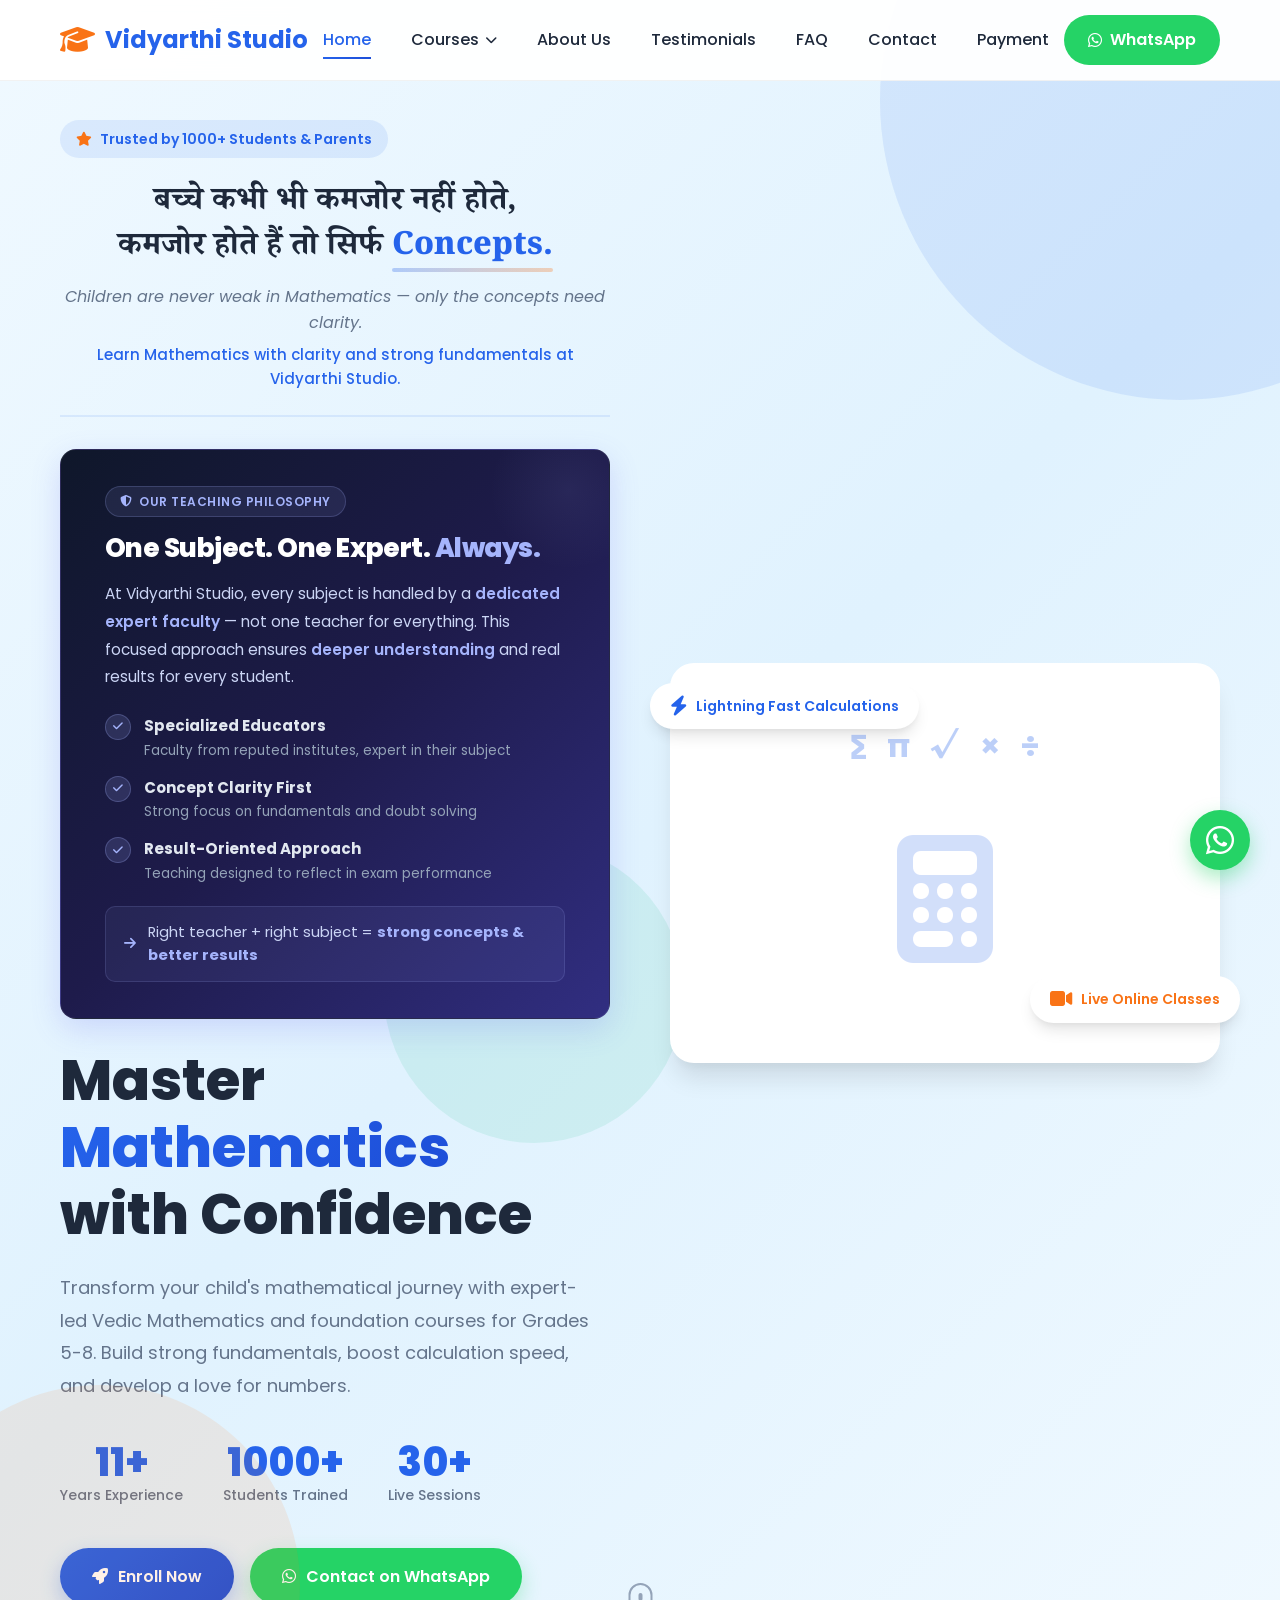
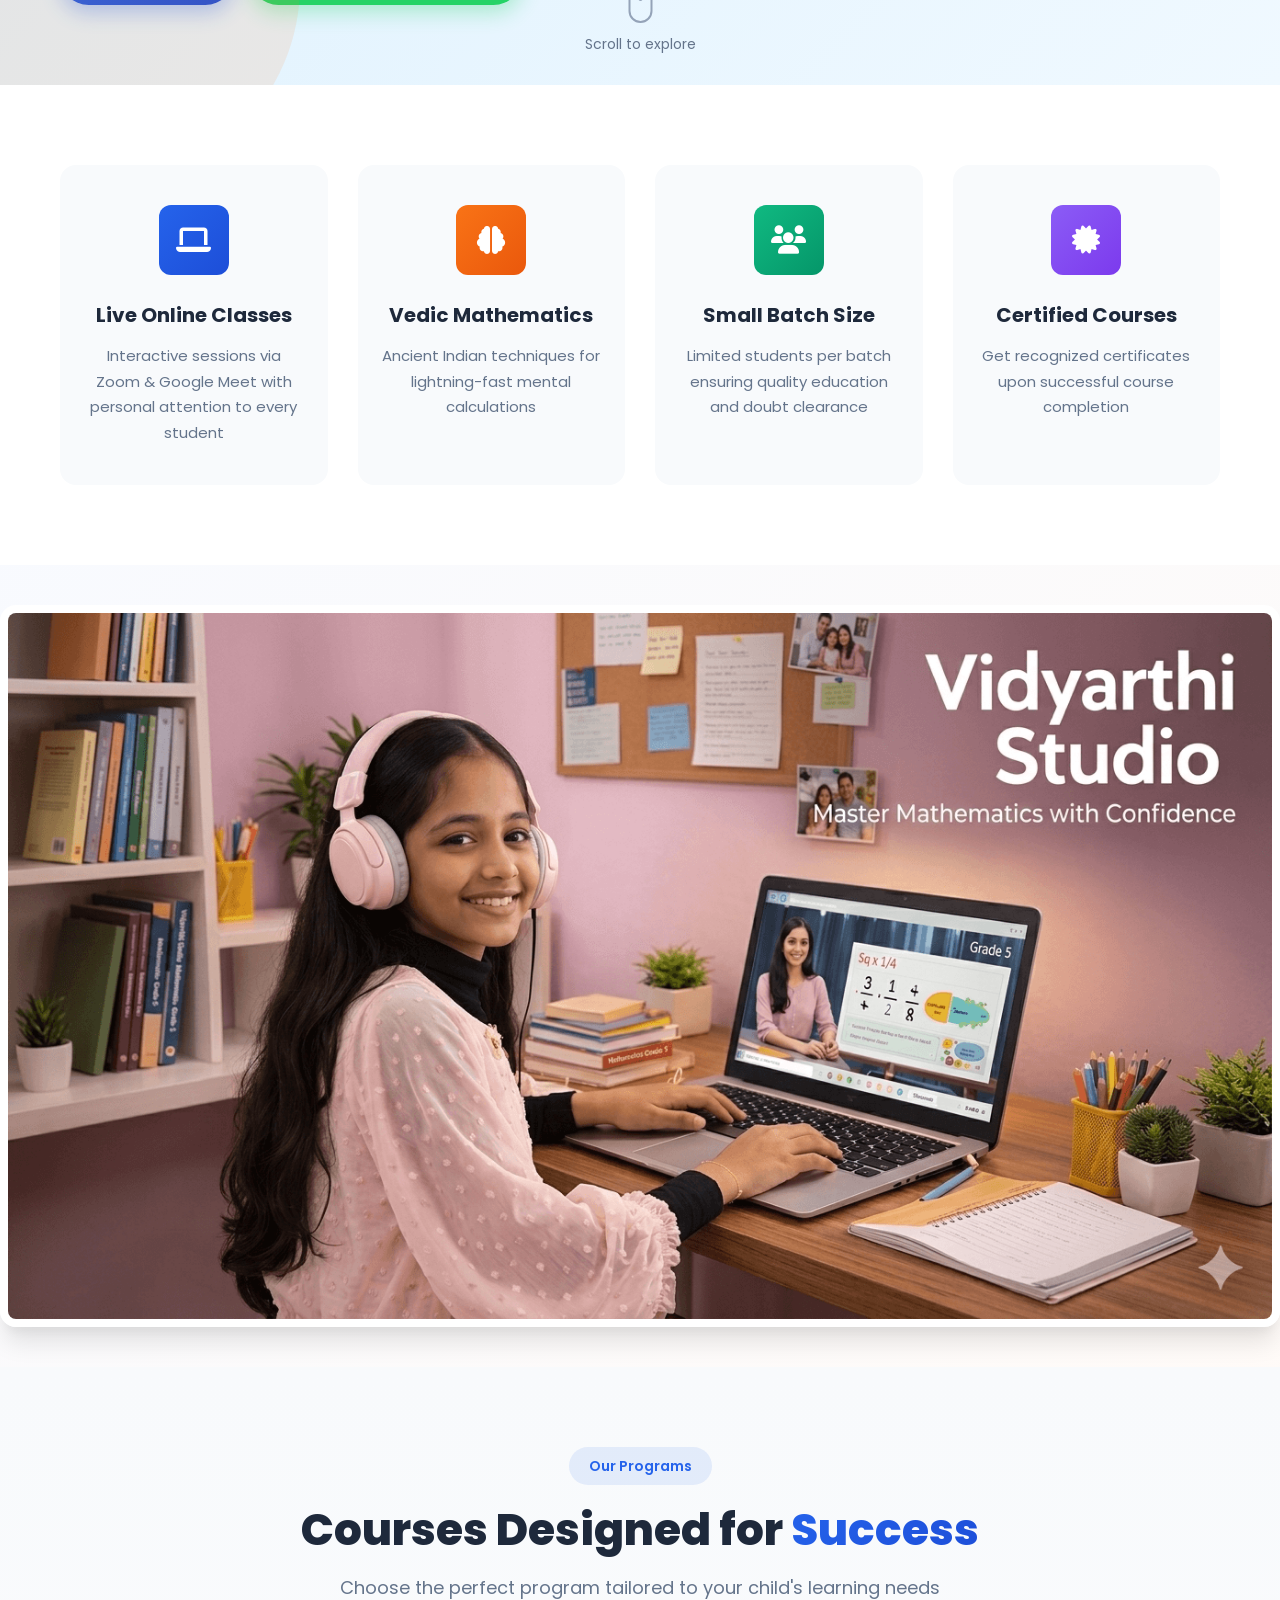
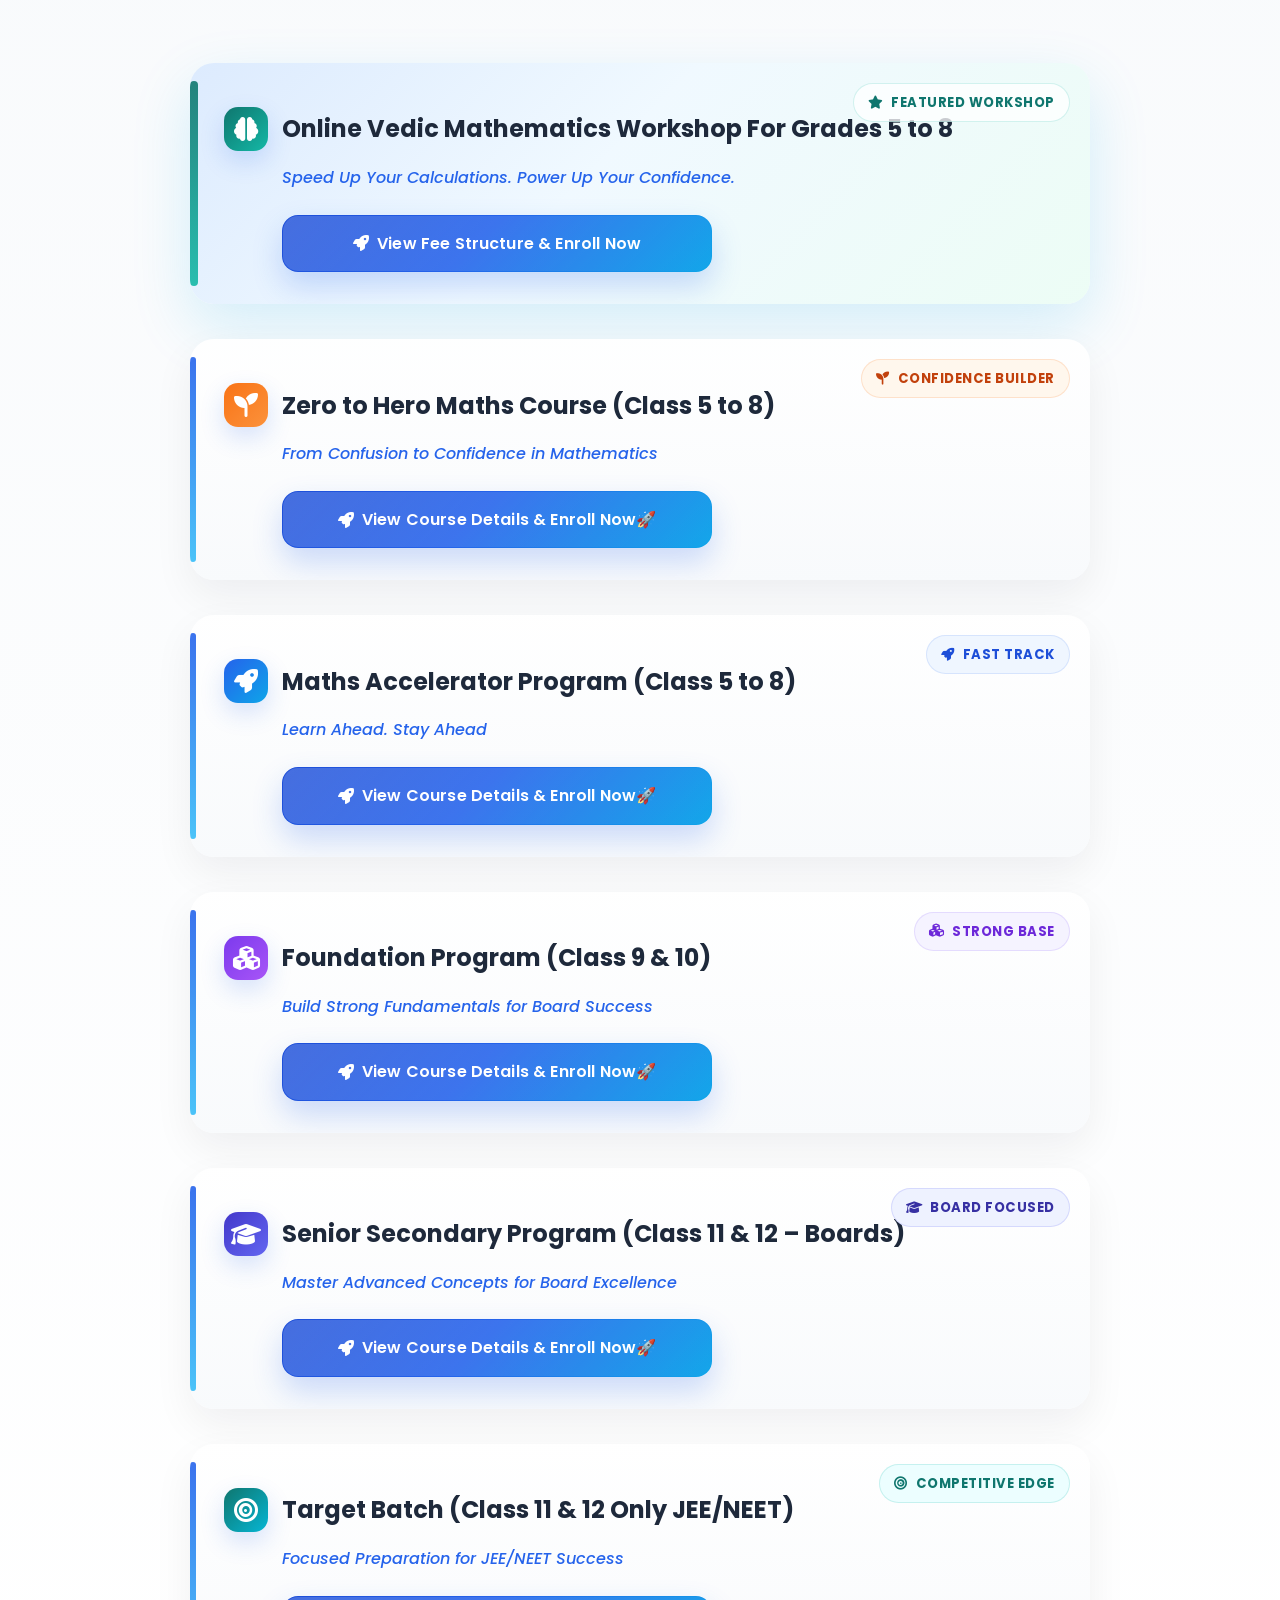
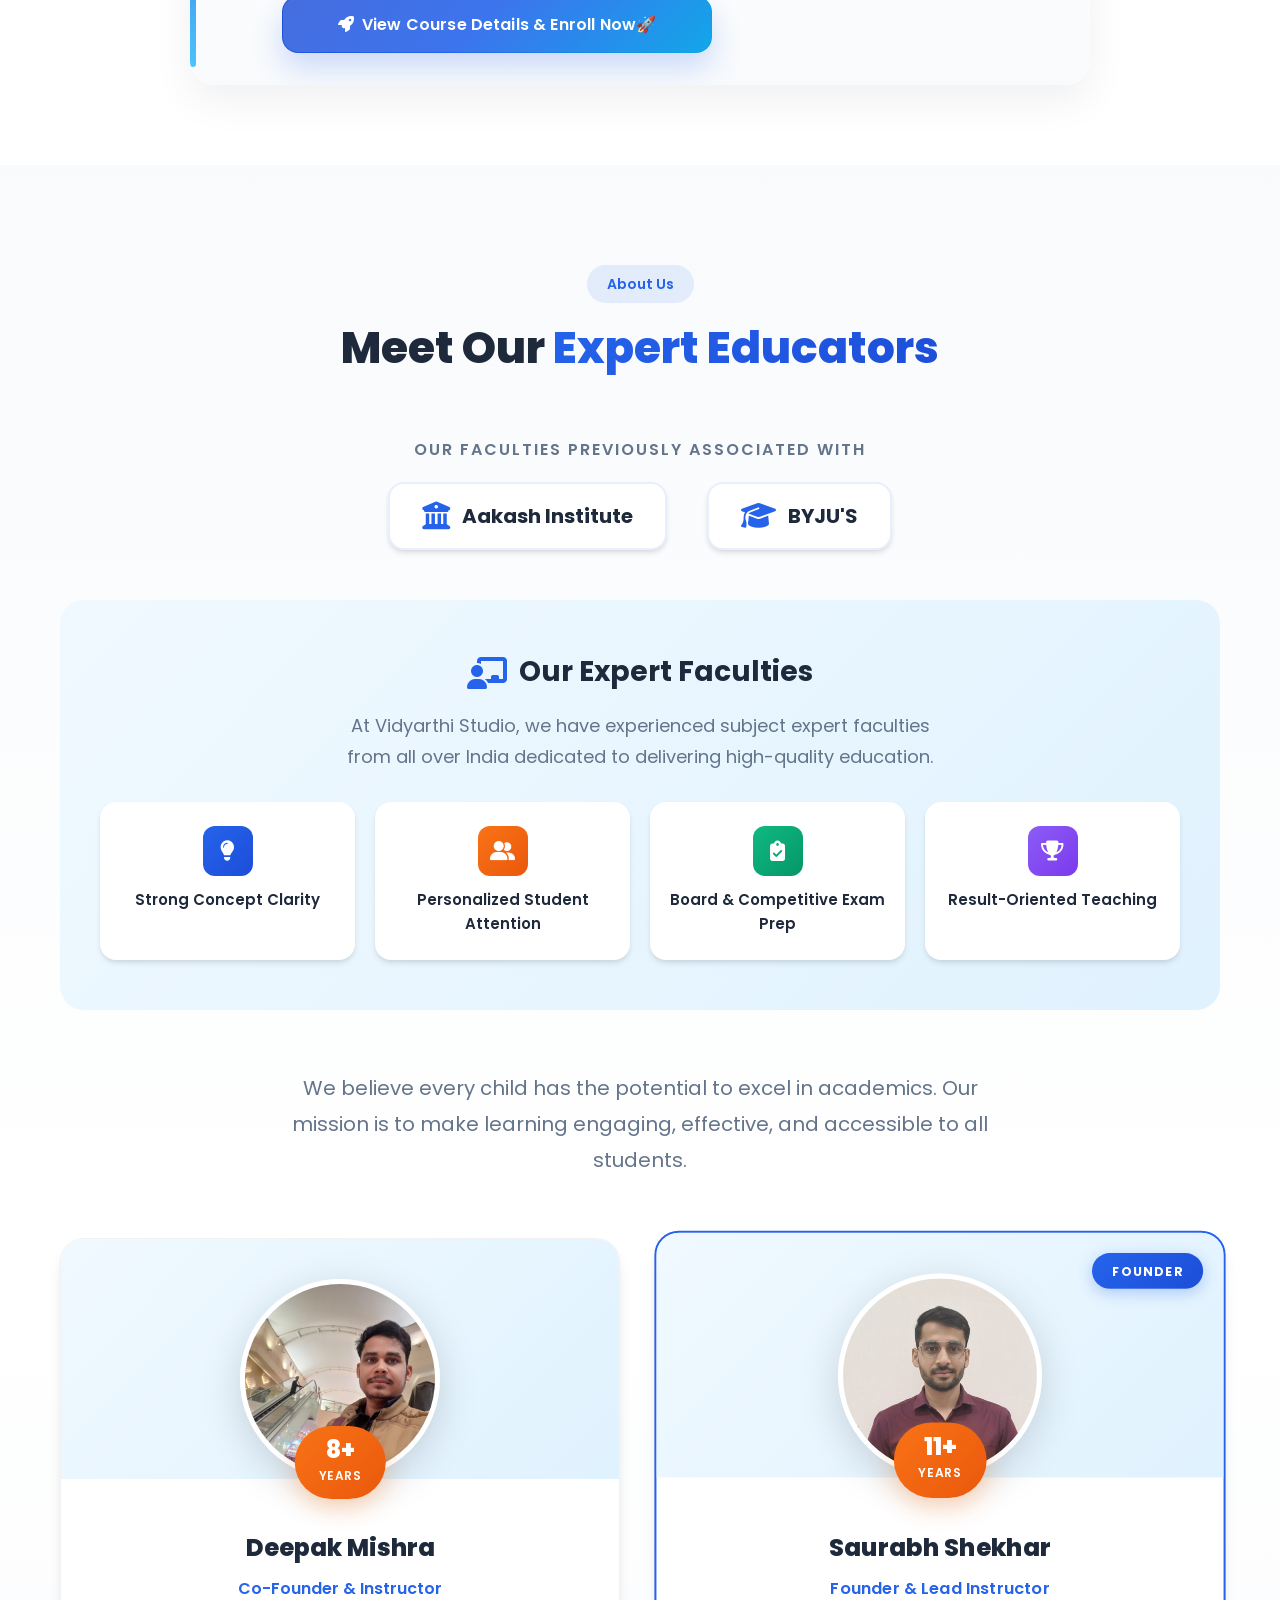
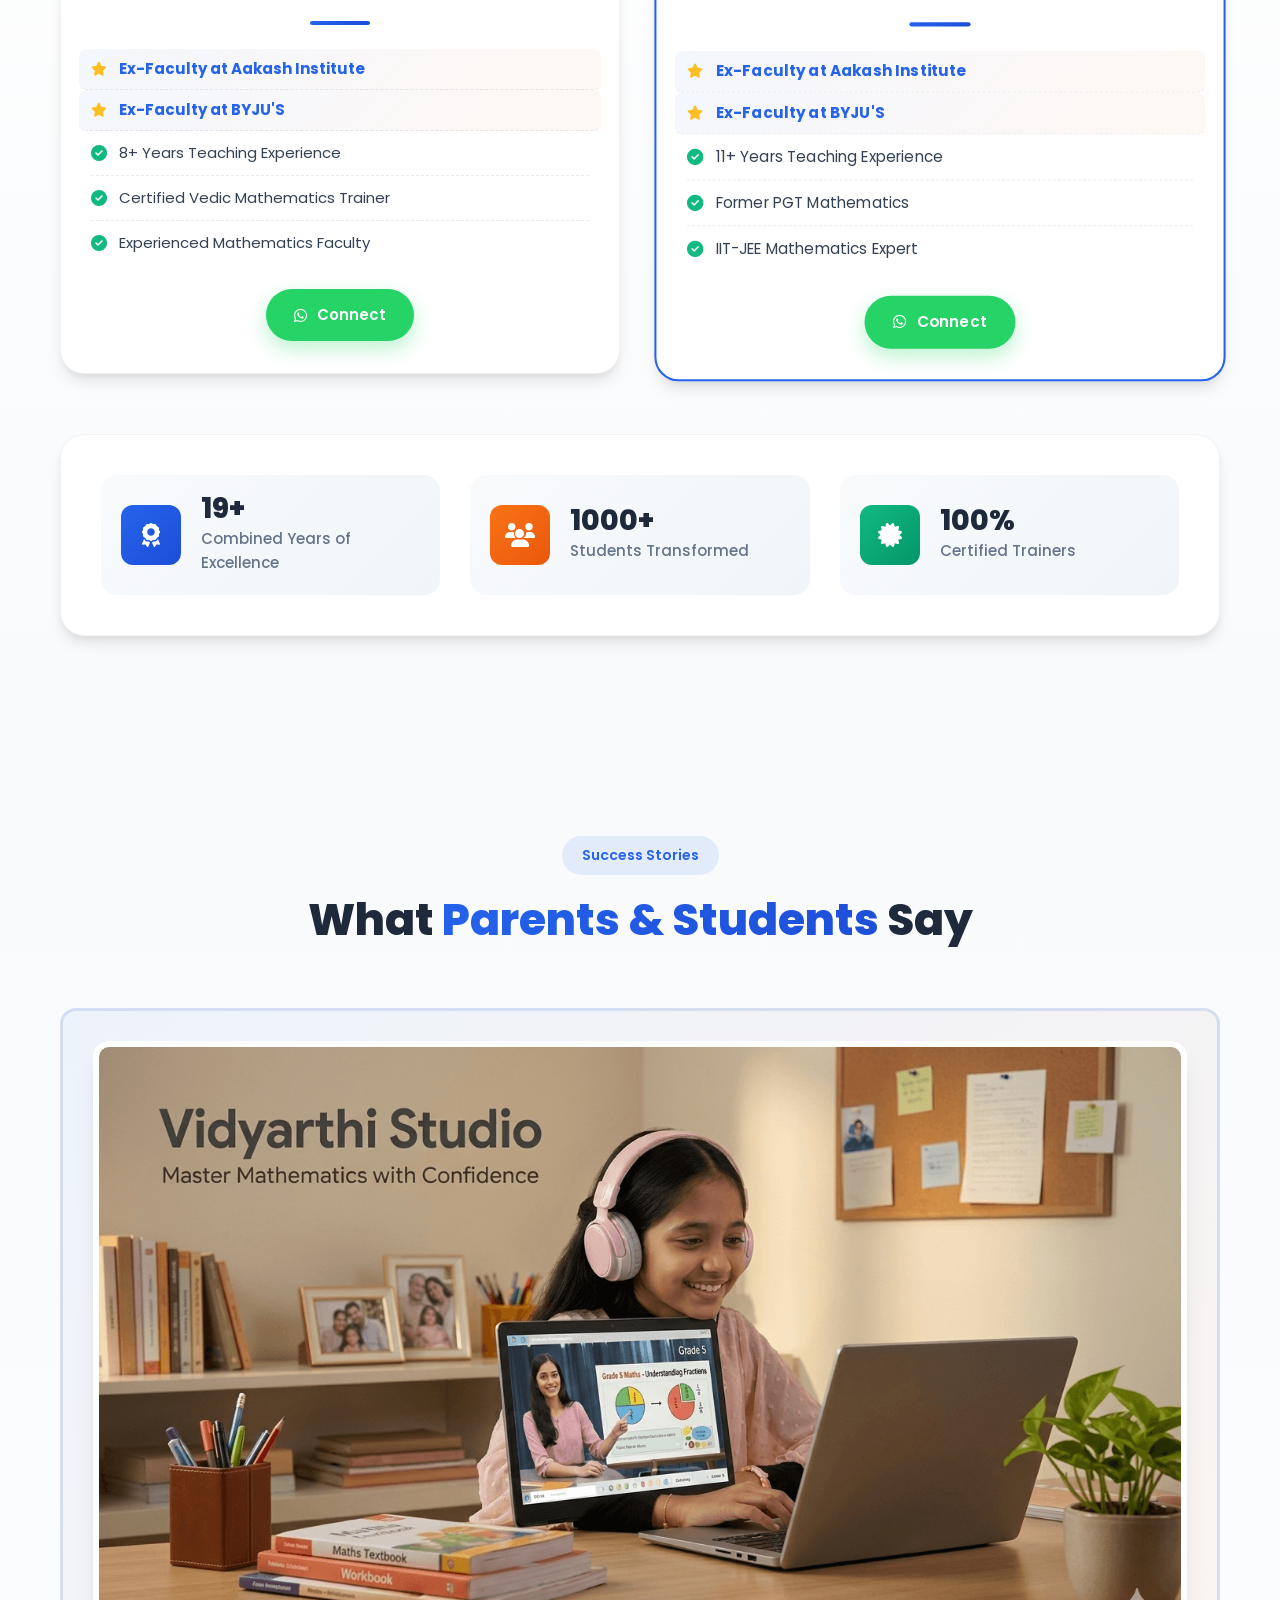
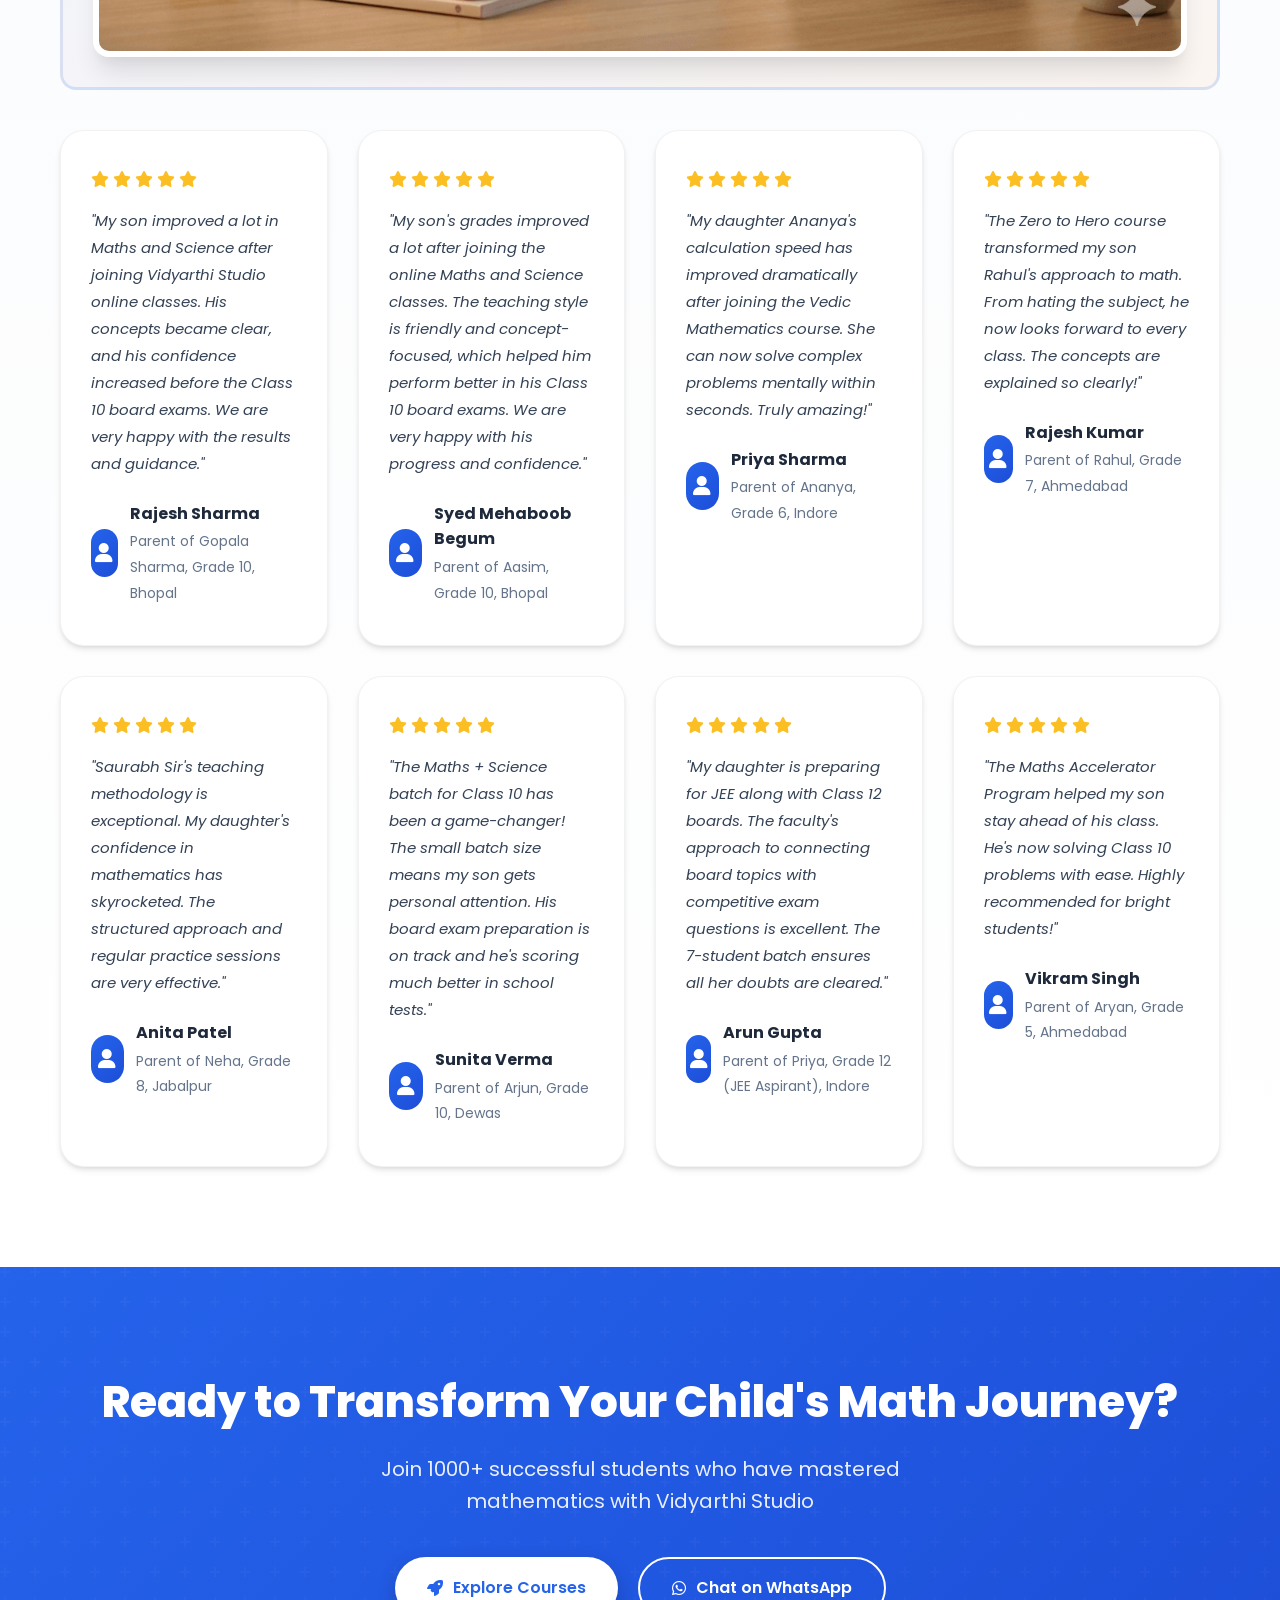
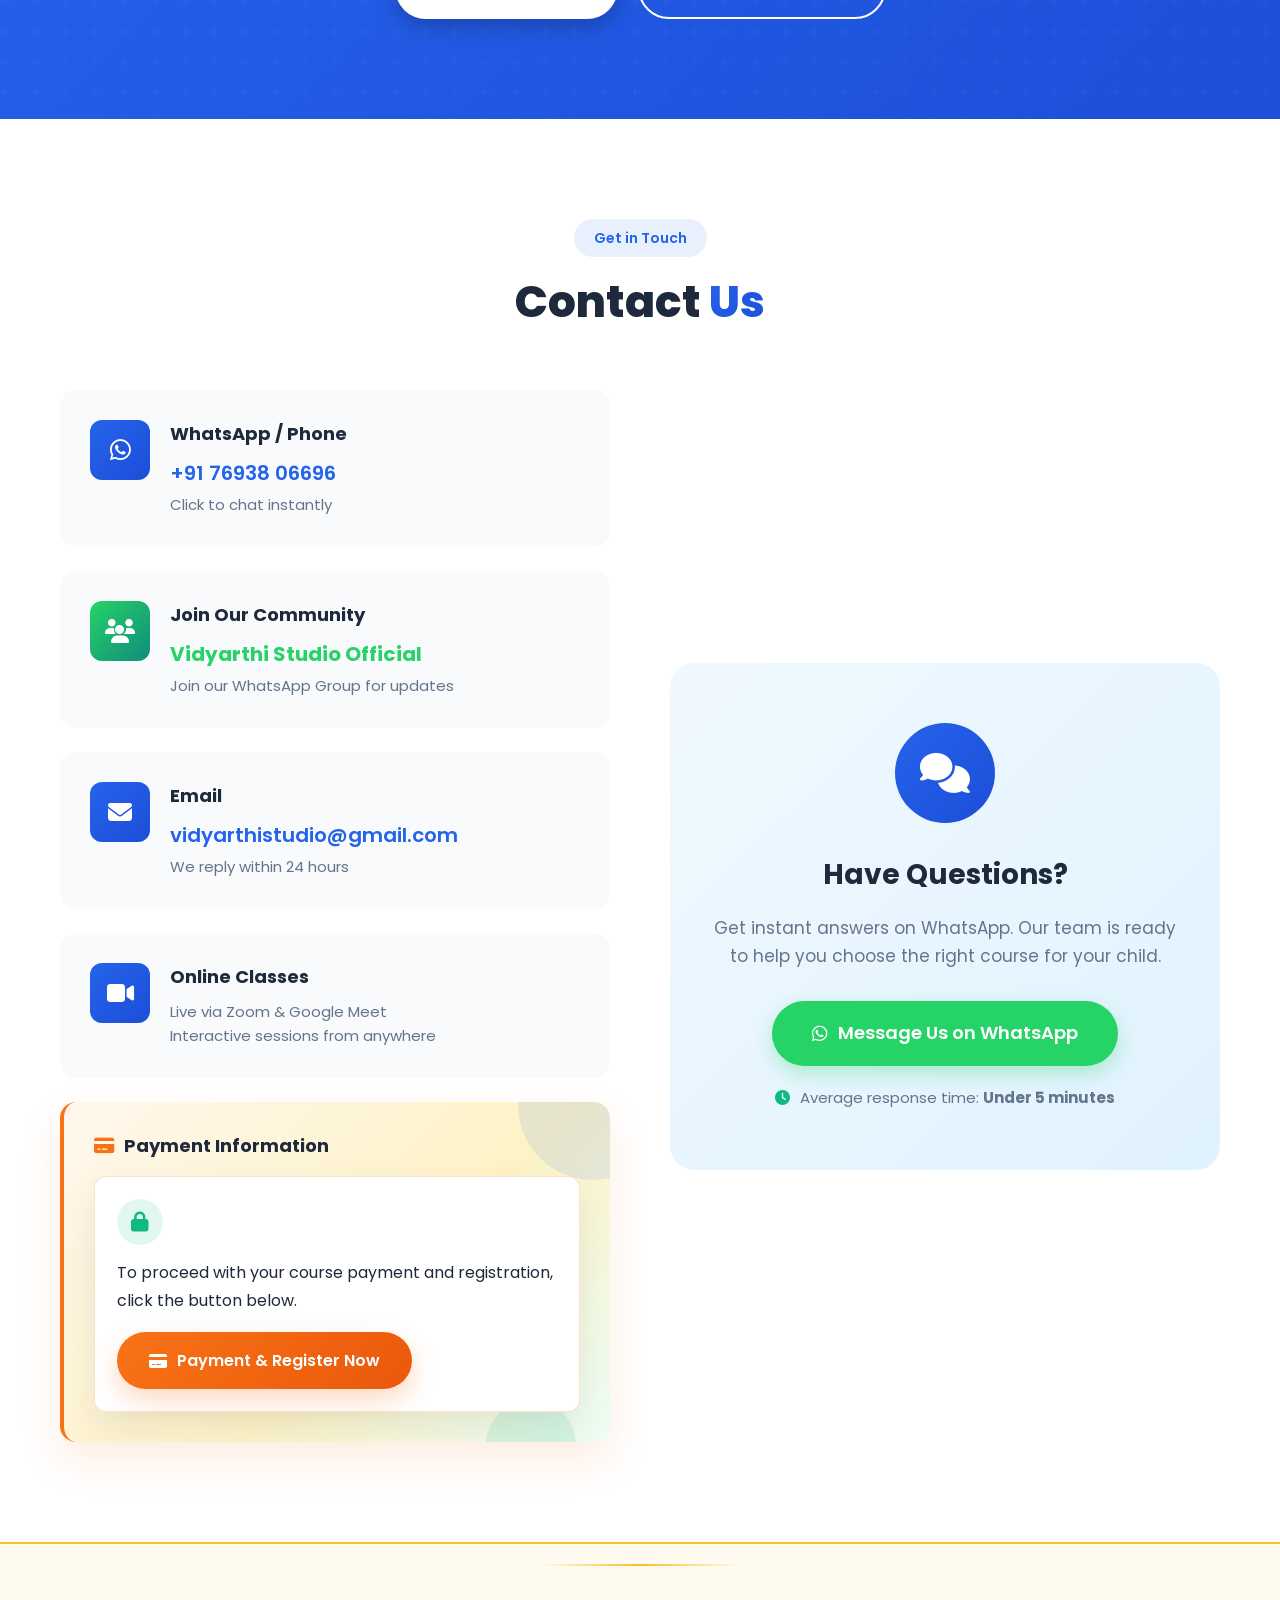
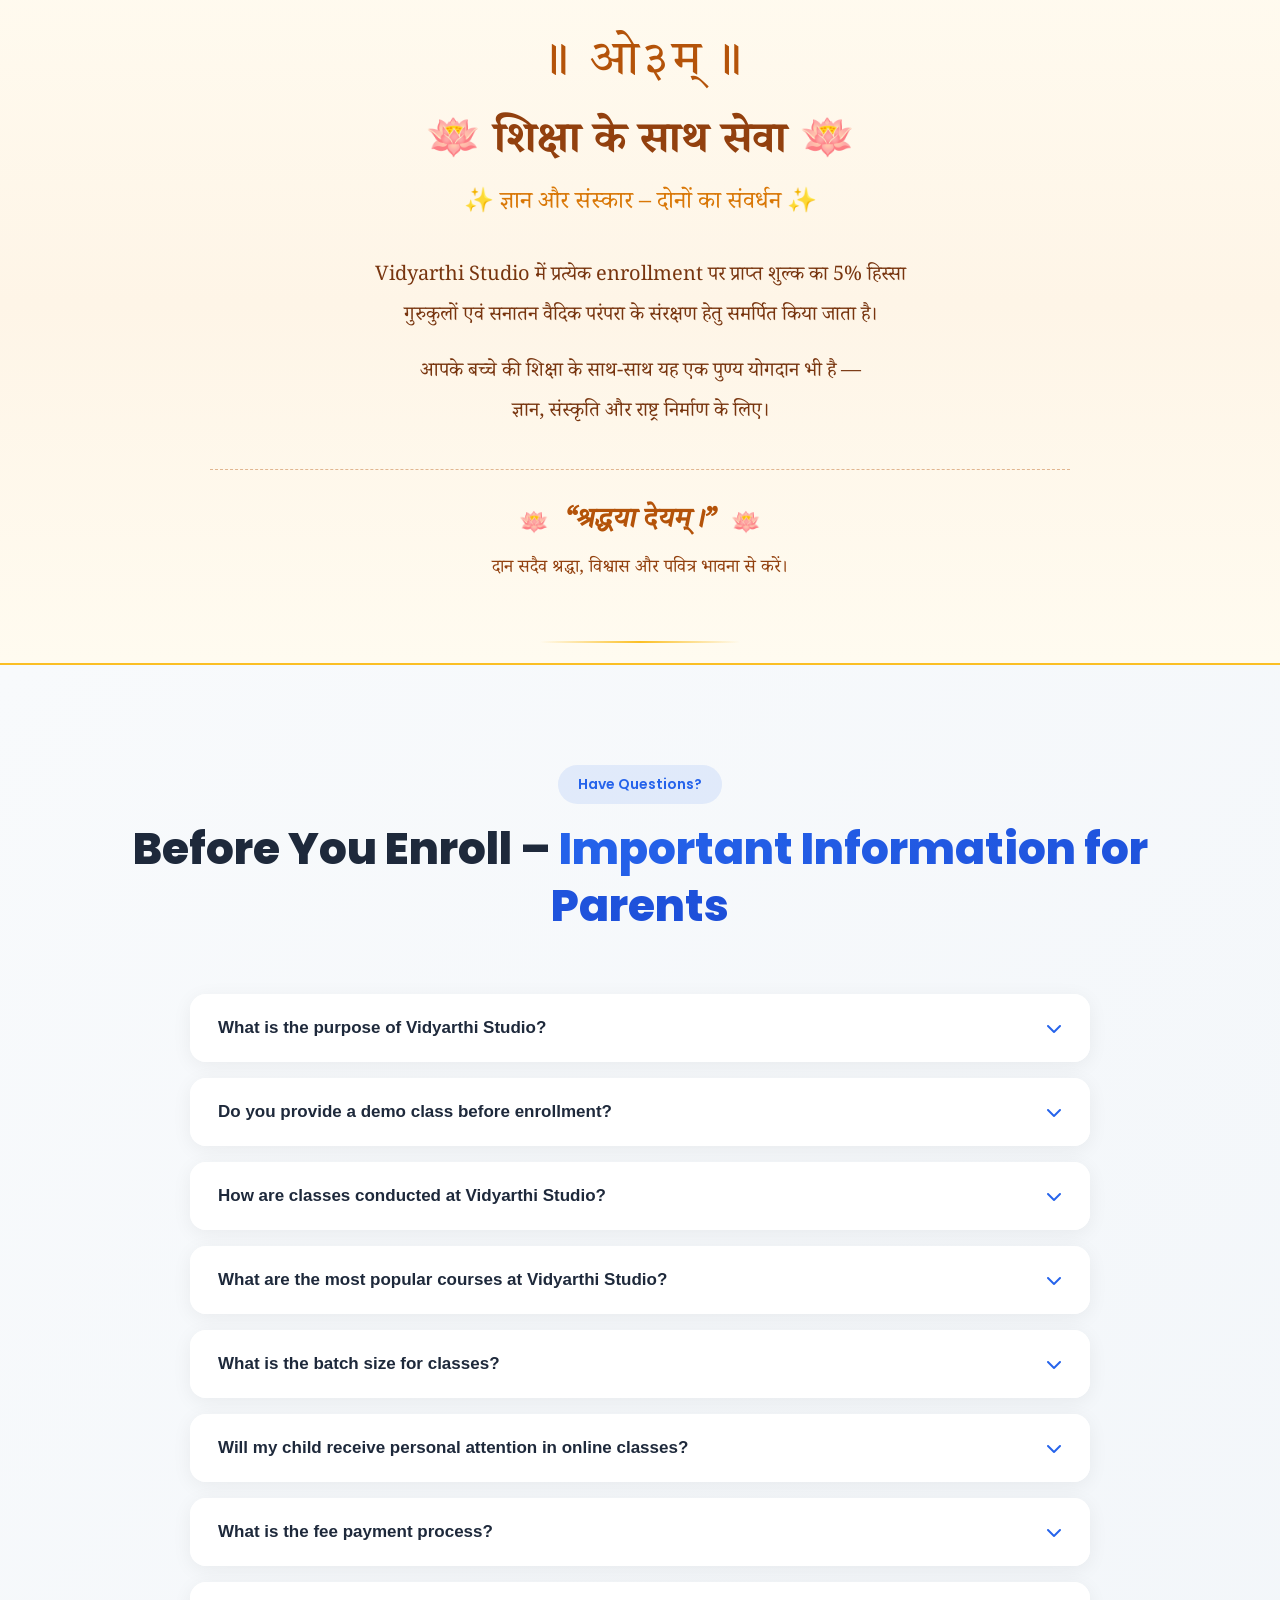
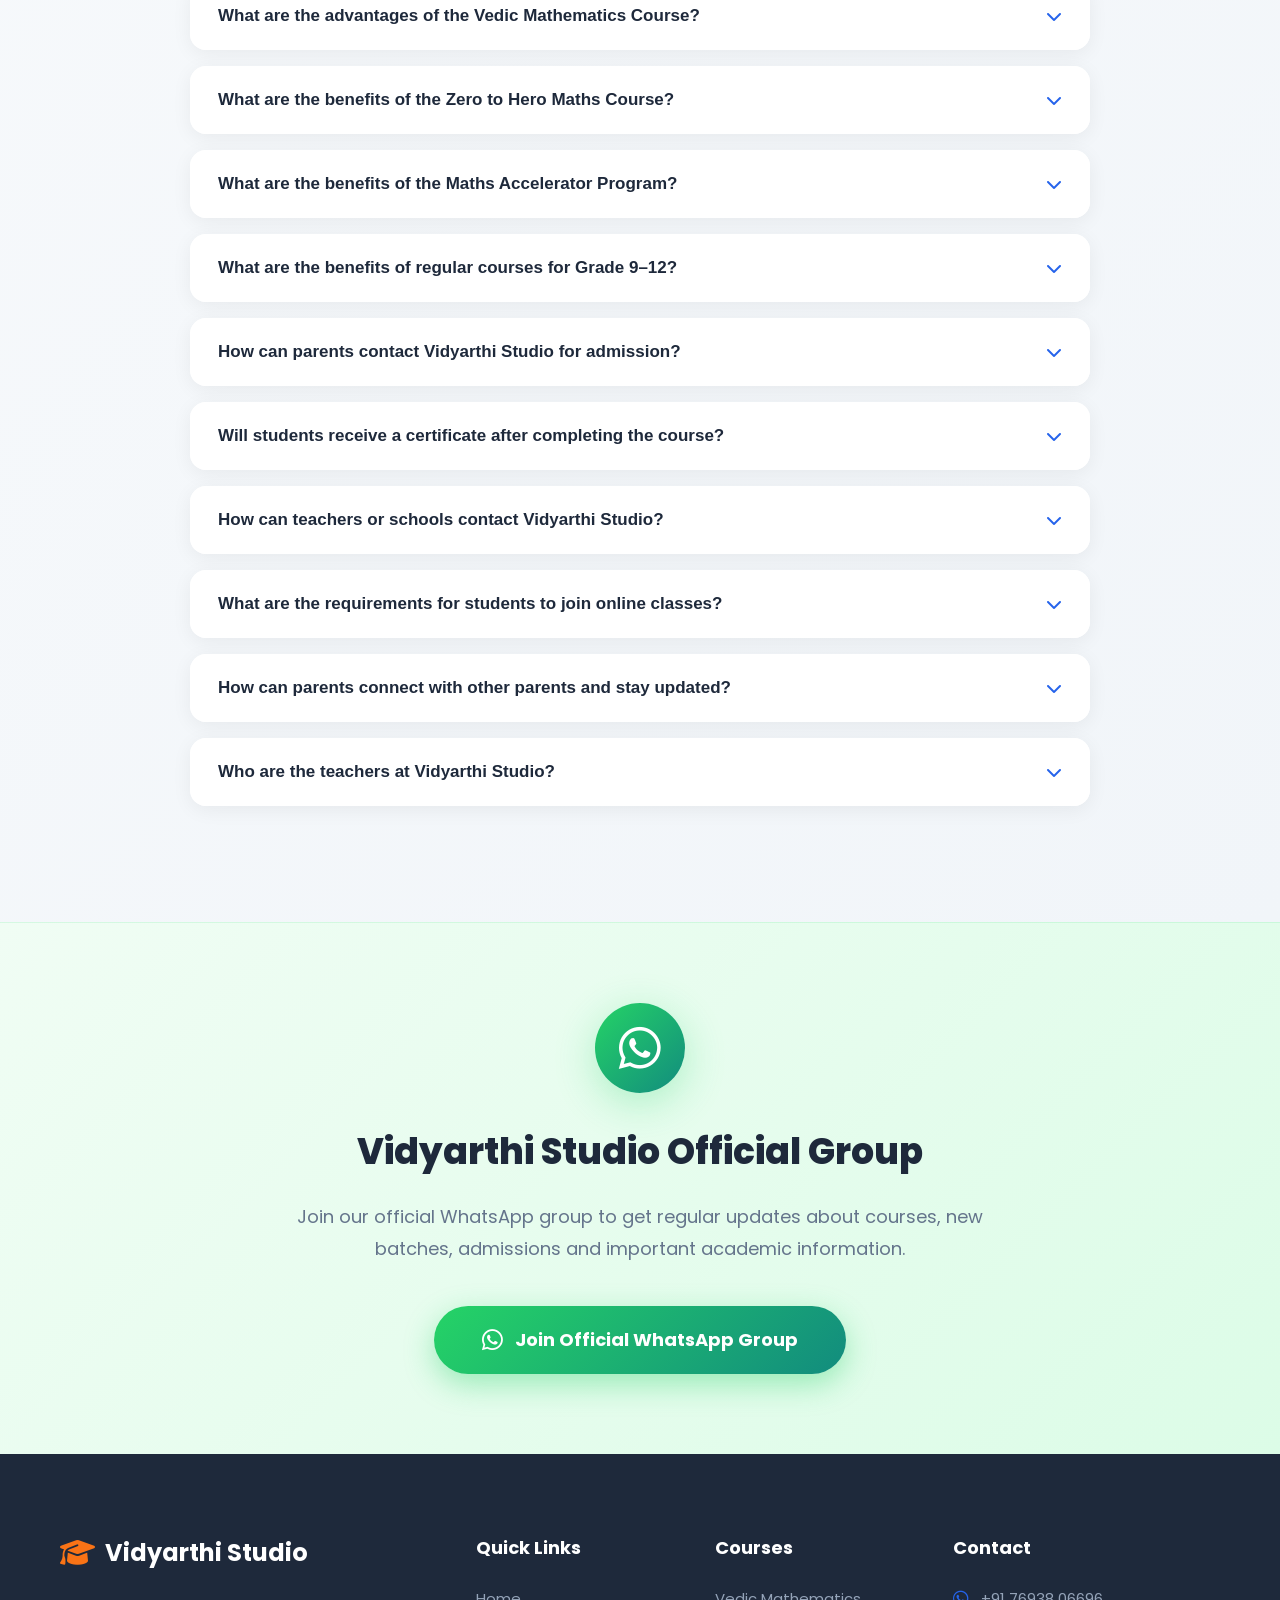
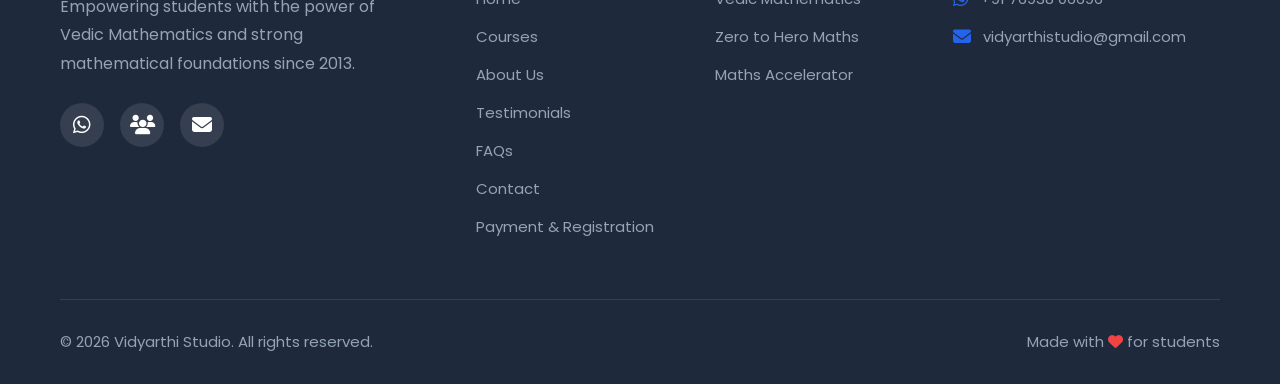
<file: index.html>
﻿<!DOCTYPE html>
<html lang="en">
<head>
    <meta charset="UTF-8">
    <meta name="viewport" content="width=device-width, initial-scale=1.0">
    <title>Vidyarthi Studio - Master Mathematics with Confidence</title>
    <link rel="icon" type="image/png" href="images/favicon.png">
    <link rel="apple-touch-icon" href="images/favicon.png">
    <link rel="stylesheet" href="style.css"> 
    <link rel="stylesheet" href="courses-simple.css">
    <link href="https://fonts.googleapis.com/css2?family=Poppins:wght@300;400;500;600;700;800&display=swap" rel="stylesheet">
    <link href="https://fonts.googleapis.com/css2?family=Noto+Serif+Devanagari:wght@400;700&family=Tiro+Devanagari+Sanskrit&display=swap" rel="stylesheet">
    <link rel="stylesheet" href="https://cdnjs.cloudflare.com/ajax/libs/font-awesome/6.4.0/css/all.min.css">
</head>
<body>
    <!-- Navigation -->
    <nav class="navbar">
        <div class="nav-container">
            <a href="#home" class="logo">
                <i class="fas fa-graduation-cap"></i>
                <span>Vidyarthi Studio</span>
            </a>
            <button class="mobile-menu-btn" aria-label="Toggle menu">
                <span></span>
                <span></span>
                <span></span>
            </button>
            <ul class="nav-menu">
                <li><a href="#home" class="nav-link active">Home</a></li>
                <li class="nav-dropdown">
                    <a href="#" class="nav-link dropdown-toggle" onclick="return false;">
                        Courses
                        <i class="fas fa-chevron-down dropdown-arrow"></i>
                    </a>
                    <ul class="dropdown-menu">
                        <li><a href="courses.html" target="_blank">Explore Our Courses</a></li>
                    </ul>
                </li>
                <li><a href="#about" class="nav-link">About Us</a></li>
                <li><a href="#testimonials" class="nav-link">Testimonials</a></li>
                <li><a href="#faq-section" class="nav-link">FAQ</a></li>
                <li><a href="#contact" class="nav-link">Contact</a></li>
                <li><a href="payment-registration.html" target="_blank" rel="noopener" class="nav-link">Payment</a></li>
            </ul>
            <a href="https://wa.me/917693806696" target="_blank" class="nav-cta">
                <i class="fab fa-whatsapp"></i> WhatsApp
            </a>
        </div>
    </nav>

    <!-- Hero Section -->
    <section id="home" class="hero">
        <div class="hero-bg-shapes">
            <div class="shape shape-1"></div>
            <div class="shape shape-2"></div>
            <div class="shape shape-3"></div>
        </div>
        <div class="container">
            <div class="hero-content">
                <div class="hero-badge">
                    <i class="fas fa-star"></i>
                    <span>Trusted by 1000+ Students & Parents</span>
                </div>
                <!-- Philosophy Quote -->
                <div class="hero-philosophy">
                    <h2 class="philosophy-hindi">
                        बच्चे कभी भी कमजोर नहीं होते,<br>
                        कमजोर होते हैं तो सिर्फ <span class="concept-highlight">Concepts.</span>
                    </h2>
                    <p class="philosophy-english">
                        Children are never weak in Mathematics — only the concepts need clarity.
                    </p>
                    <p class="philosophy-supporting">
                        Learn Mathematics with clarity and strong fundamentals at Vidyarthi Studio.
                    </p>
                </div>

                <!-- Concept Clarity Info Block -->
                <div class="concept-clarity-block">
                    <div class="ccb-top-row">
                        <span class="ccb-label"><i class="fas fa-shield-alt"></i> Our Teaching Philosophy</span>
                    </div>
                    <h3 class="ccb-heading">One Subject.<br class="ccb-br"> One Expert. <span class="ccb-heading-accent">Always.</span></h3>
                    <p class="ccb-body">
                        At Vidyarthi Studio, every subject is handled by a <span class="ccb-highlight">dedicated expert faculty</span> — not one teacher for everything. This focused approach ensures <span class="ccb-highlight">deeper understanding</span> and real results for every student.
                    </p>
                    <ul class="ccb-list">
                        <li>
                            <span class="ccb-check-icon"><i class="fas fa-check"></i></span>
                            <div><span class="ccb-li-title">Specialized Educators</span><br><span class="ccb-li-sub">Faculty from reputed institutes, expert in their subject</span></div>
                        </li>
                        <li>
                            <span class="ccb-check-icon"><i class="fas fa-check"></i></span>
                            <div><span class="ccb-li-title">Concept Clarity First</span><br><span class="ccb-li-sub">Strong focus on fundamentals and doubt solving</span></div>
                        </li>
                        <li>
                            <span class="ccb-check-icon"><i class="fas fa-check"></i></span>
                            <div><span class="ccb-li-title">Result-Oriented Approach</span><br><span class="ccb-li-sub">Teaching designed to reflect in exam performance</span></div>
                        </li>
                    </ul>
                    <div class="ccb-tagline-box">
                        <i class="fas fa-arrow-right ccb-arrow"></i>
                        <span>Right teacher + right subject = <strong>strong concepts &amp; better results</strong></span>
                    </div>
                </div>

                <h1 class="hero-title">
                    Master <span class="highlight">Mathematics</span><br>
                    with Confidence
                </h1>
                <p class="hero-subtitle">
                    Transform your child's mathematical journey with expert-led Vedic Mathematics 
                    and foundation courses for Grades 5-8. Build strong fundamentals, boost calculation 
                    speed, and develop a love for numbers.
                </p>
                <div class="hero-stats">
                    <div class="stat">
                        <span class="stat-number">11+</span>
                        <span class="stat-label">Years Experience</span>
                    </div>
                    <div class="stat">
                        <span class="stat-number">1000+</span>
                        <span class="stat-label">Students Trained</span>
                    </div>
                    <div class="stat">
                        <span class="stat-number">30+</span>
                        <span class="stat-label">Live Sessions</span>
                    </div>
                </div> 
                <div class="hero-cta">
                    <a href="https://forms.gle/SkVvPGLe7BfcYUeUA" target="_blank" class="btn btn-primary">
                        <i class="fas fa-rocket"></i> Enroll Now
                    </a>
                    <a href="https://wa.me/917693806696" target="_blank" class="btn btn-whatsapp">
                        <i class="fab fa-whatsapp"></i> Contact on WhatsApp
                    </a>
                </div>
            </div>
            <div class="hero-image">
                <div class="hero-card">
                    <div class="floating-badge badge-1">
                        <i class="fas fa-bolt"></i>
                        <span>Lightning Fast Calculations</span>
                    </div>
                    <div class="floating-badge badge-2">
                        <i class="fas fa-video"></i>
                        <span>Live Online Classes</span>
                    </div>
                    <div class="student-illustration">
                        <div class="math-symbols">
                            <span class="symbol">∑</span>
                            <span class="symbol">π</span>
                            <span class="symbol">√</span>
                            <span class="symbol">×</span>
                            <span class="symbol">÷</span>
                        </div>
                        <div class="illustration-main">
                            <i class="fas fa-calculator"></i>
                        </div>
                    </div>
                </div>
            </div>
        </div>
        <div class="scroll-indicator">
            <div class="mouse">
                <div class="wheel"></div>
            </div>
            <span>Scroll to explore</span>
        </div>
    </section>

    <!-- Features Section -->
    <section class="features">
        <div class="container">
            <div class="features-grid">
                <div class="feature-card">
                    <div class="feature-icon">
                        <i class="fas fa-laptop"></i>
                    </div>
                    <h3>Live Online Classes</h3>
                    <p>Interactive sessions via Zoom & Google Meet with personal attention to every student</p>
                </div>
                <div class="feature-card">
                    <div class="feature-icon">
                        <i class="fas fa-brain"></i>
                    </div>
                    <h3>Vedic Mathematics</h3>
                    <p>Ancient Indian techniques for lightning-fast mental calculations</p>
                </div>
                <div class="feature-card">
                    <div class="feature-icon">
                        <i class="fas fa-users"></i>
                    </div>
                    <h3>Small Batch Size</h3>
                    <p>Limited students per batch ensuring quality education and doubt clearance</p>
                </div>
                <div class="feature-card">
                    <div class="feature-icon">
                        <i class="fas fa-certificate"></i>
                    </div>
                    <h3>Certified Courses</h3>
                    <p>Get recognized certificates upon successful course completion</p>
                </div>
            </div>
        </div>
    </section>

    <!-- Vidyarthi Photo Banner -->
    <section class="vedika-photo-section">
        <div class="container-fluid">
            <img src="images/vedika.jpg.png" alt="Vidyarthi Studio - Students Learning" class="vedika-full-width-photo">
        </div>
    </section>

     <!-- Courses Section - Simple Vertical Layout -->
    <section id="courses" class="courses-simple">
        <div class="container">
            <div class="section-header">
                <span class="section-tag">Our Programs</span>
                <h2 class="section-title">Courses Designed for <span class="highlight">Success</span></h2>
                <p class="section-subtitle">Choose the perfect program tailored to your child's learning needs</p>
            </div>

            <div class="course-list-vertical">
                <div class="course-item course-item-featured">
                    <div class="course-meta"><span class="course-badge workshop-badge"><i class="fas fa-star"></i> Featured Workshop</span></div>
                    <h3 class="course-name"><span class="course-icon-chip workshop-chip"><i class="fas fa-brain"></i></span> Online Vedic Mathematics Workshop For Grades 5 to 8</h3>
                    <p class="course-tagline-simple">Speed Up Your Calculations. Power Up Your Confidence.</p>
                    <div class="course-buttons">
                        <a href="https://drive.google.com/drive/folders/1dMUBvmQZJIOp1xfYHSDqmE0pNNBOzRcI?usp=sharing" target="_blank" class="btn btn-primary-fill course-cta-button">
                            <i class="fas fa-rocket"></i> View Fee Structure & Enroll Now
                        </a>
                    </div>
                </div>

                <!-- Course 2: Zero to Hero -->
                <div class="course-item">
                    <div class="course-meta"><span class="course-badge zero-badge"><i class="fas fa-seedling"></i> Confidence Builder</span></div>
                    <h3 class="course-name"><span class="course-icon-chip zero-chip"><i class="fas fa-seedling"></i></span> Zero to Hero Maths Course (Class 5 to 8)</h3>
                    <p class="course-tagline-simple">From Confusion to Confidence in Mathematics</p>
                    <div class="course-buttons">
                        <a href="https://drive.google.com/drive/folders/1upio2G4ITZRtaVuY72x65jD2WQAnUH9I?usp=sharing" target="_blank" class="btn btn-primary-fill course-cta-button">
                            <i class="fas fa-rocket"></i> View Course Details & Enroll Now🚀
                        </a>
                    </div>
                </div>

                <!-- Course 3: Maths Accelerator -->
                <div class="course-item">
                    <div class="course-meta"><span class="course-badge accelerator-badge"><i class="fas fa-rocket"></i> Fast Track</span></div>
                    <h3 class="course-name"><span class="course-icon-chip accelerator-chip"><i class="fas fa-rocket"></i></span> Maths Accelerator Program (Class 5 to 8)</h3>
                    <p class="course-tagline-simple">Learn Ahead. Stay Ahead</p>
                    <div class="course-buttons">
                        <a href="https://drive.google.com/drive/folders/1upio2G4ITZRtaVuY72x65jD2WQAnUH9I?usp=sharing" target="_blank" class="btn btn-primary-fill course-cta-button">
                            <i class="fas fa-rocket"></i> View Course Details & Enroll Now🚀
                        </a>
                    </div>
                </div>

                <!-- Course 4: Foundation Program -->
                <div class="course-item">
                    <div class="course-meta"><span class="course-badge foundation-badge"><i class="fas fa-cubes"></i> Strong Base</span></div>
                    <h3 class="course-name"><span class="course-icon-chip foundation-chip"><i class="fas fa-cubes"></i></span> Foundation Program (Class 9 & 10)</h3>
                    <p class="course-tagline-simple">Build Strong Fundamentals for Board Success</p>
                    <div class="course-buttons">
                        <a href="https://drive.google.com/drive/folders/1upio2G4ITZRtaVuY72x65jD2WQAnUH9I?usp=sharing" target="_blank" class="btn btn-primary-fill course-cta-button">
                            <i class="fas fa-rocket"></i> View Course Details & Enroll Now🚀
                        </a>
                    </div>
                </div>

                <!-- Course 5: Senior Secondary Program -->
                <div class="course-item">
                    <div class="course-meta"><span class="course-badge senior-badge"><i class="fas fa-graduation-cap"></i> Board Focused</span></div>
                    <h3 class="course-name"><span class="course-icon-chip senior-chip"><i class="fas fa-graduation-cap"></i></span> Senior Secondary Program (Class 11 & 12 – Boards)</h3>
                    <p class="course-tagline-simple">Master Advanced Concepts for Board Excellence</p>
                    <div class="course-buttons">
                        <a href="https://drive.google.com/drive/folders/1upio2G4ITZRtaVuY72x65jD2WQAnUH9I?usp=sharing" target="_blank" class="btn btn-primary-fill course-cta-button">
                            <i class="fas fa-rocket"></i> View Course Details & Enroll Now🚀
                        </a>
                    </div>
                </div>

                <!-- Course 6: Target Batch -->
                <div class="course-item">
                    <div class="course-meta"><span class="course-badge target-badge"><i class="fas fa-bullseye"></i> Competitive Edge</span></div>
                    <h3 class="course-name"><span class="course-icon-chip target-chip"><i class="fas fa-bullseye"></i></span> Target Batch (Class 11 & 12 Only JEE/NEET)</h3>
                    <p class="course-tagline-simple">Focused Preparation for JEE/NEET Success</p>
                    <div class="course-buttons">
                        <a href="https://drive.google.com/drive/folders/1upio2G4ITZRtaVuY72x65jD2WQAnUH9I?usp=sharing" target="_blank" class="btn btn-primary-fill course-cta-button">
                            <i class="fas fa-rocket"></i> View Course Details & Enroll Now🚀
                        </a>
                    </div>
                </div>
            </div>
        </div>
    </section>

    <!-- About Section -->
    <section id="about" class="about">
        <div class="container">
            <div class="section-header">
                <span class="section-tag">About Us</span>
                <h2 class="section-title">Meet Our <span class="highlight">Expert Educators</span></h2>
            </div>

            <!-- Trusted Brands Experience -->
            <div class="brands-experience">
                <p class="brands-label">Our Faculties Previously Associated With</p>
                <div class="brands-logos">
                    <div class="brand-item">
                        <i class="fas fa-university"></i>
                        <span>Aakash Institute</span>
                    </div>
                    <div class="brand-item">
                        <i class="fas fa-graduation-cap"></i>
                        <span>BYJU'S</span>
                    </div>
                </div>
            </div>

            <!-- Faculties Section -->
            <div class="faculties-section">
                <h3 class="faculties-title"><i class="fas fa-chalkboard-teacher"></i> Our Expert Faculties</h3>
                <p class="faculties-desc">At Vidyarthi Studio, we have experienced subject expert faculties from all over India dedicated to delivering high-quality education.</p>
                
                <div class="faculties-specialties">
                    <div class="specialty-item">
                        <i class="fas fa-lightbulb"></i>
                        <span>Strong Concept Clarity</span>
                    </div>
                    <div class="specialty-item">
                        <i class="fas fa-user-friends"></i>
                        <span>Personalized Student Attention</span>
                    </div>
                    <div class="specialty-item">
                        <i class="fas fa-clipboard-check"></i>
                        <span>Board & Competitive Exam Prep</span>
                    </div>
                    <div class="specialty-item">
                        <i class="fas fa-trophy"></i>
                        <span>Result-Oriented Teaching</span>
                    </div>
                </div>
            </div>

            <div class="about-intro-text">
                <p>We believe every child has the potential to excel in academics. 
                Our mission is to make learning engaging, effective, and accessible to all students.</p>
            </div>

            <!-- Founders Profile Cards -->
            <div class="founders-showcase">
                <!-- Deepak Mishra - First -->
                <div class="founder-profile-card">
                    <div class="founder-image-wrapper">
                        <div class="founder-image">
                            <img src="deepak-mishra.jpg" alt="Deepak Mishra - Co-Founder & Vedic Mathematics Trainer">
                        </div>
                        <div class="founder-experience-badge">
                            <span class="exp-years">8+</span>
                            <span class="exp-label">Years</span>
                        </div>
                    </div>
                    <div class="founder-details">
                        <h3>Deepak Mishra</h3>
                        <span class="founder-designation">Co-Founder & Instructor</span>
                        <div class="founder-divider"></div>
                        <ul class="founder-highlights">
                            <li><i class="fas fa-star"></i> <strong>Ex-Faculty at Aakash Institute</strong></li>
                            <li><i class="fas fa-star"></i> <strong>Ex-Faculty at BYJU'S</strong></li>
                            <li><i class="fas fa-check-circle"></i> 8+ Years Teaching Experience</li>
                            <li><i class="fas fa-check-circle"></i> Certified Vedic Mathematics Trainer</li>
                            <li><i class="fas fa-check-circle"></i> Experienced Mathematics Faculty</li>
                        </ul>
                        <div class="founder-social">
                            <a href="https://wa.me/917693806696" target="_blank" class="social-btn whatsapp">
                                <i class="fab fa-whatsapp"></i> Connect
                            </a>
                        </div>
                    </div>
                </div>

                <!-- Saurabh Shekhar - Second -->
                <div class="founder-profile-card featured">
                    <div class="founder-badge">Founder</div>
                    <div class="founder-image-wrapper">
                        <div class="founder-image">
                            <img src="saurabh-shekhar.jpg" alt="Saurabh Shekhar - Founder & Lead Instructor">
                        </div>
                        <div class="founder-experience-badge">
                            <span class="exp-years">11+</span>
                            <span class="exp-label">Years</span>
                        </div>
                    </div>
                    <div class="founder-details">
                        <h3>Saurabh Shekhar</h3>
                        <span class="founder-designation">Founder & Lead Instructor</span>
                        <div class="founder-divider"></div>
                        <ul class="founder-highlights">
                            <li><i class="fas fa-star"></i> <strong>Ex-Faculty at Aakash Institute</strong></li>
                            <li><i class="fas fa-star"></i> <strong>Ex-Faculty at BYJU'S</strong></li>
                            <li><i class="fas fa-check-circle"></i> 11+ Years Teaching Experience</li>
                            <li><i class="fas fa-check-circle"></i> Former PGT Mathematics</li>
                            <li><i class="fas fa-check-circle"></i> IIT-JEE Mathematics Expert</li>
                        </ul>
                        <div class="founder-social">
                            <a href="https://wa.me/917693806696" target="_blank" class="social-btn whatsapp">
                                <i class="fab fa-whatsapp"></i> Connect
                            </a>
                        </div>
                    </div>
                </div>
            </div>

            <!-- Combined Experience Banner -->
            <div class="experience-banner">
                <div class="exp-item">
                    <i class="fas fa-award"></i>
                    <div class="exp-content">
                        <span class="exp-number">19+</span>
                        <span class="exp-text">Combined Years of Excellence</span>
                    </div>
                </div>
                <div class="exp-item">
                    <i class="fas fa-users"></i>
                    <div class="exp-content">
                        <span class="exp-number">1000+</span>
                        <span class="exp-text">Students Transformed</span>
                    </div>
                </div>
                <div class="exp-item">
                    <i class="fas fa-certificate"></i>
                    <div class="exp-content">
                        <span class="exp-number">100%</span>
                        <span class="exp-text">Certified Trainers</span>
                    </div>
                </div>
            </div>
        </div>
    </section>

    <!-- Testimonials Section -->
    <section id="testimonials" class="testimonials">
        <div class="container">
            <div class="section-header">
                <span class="section-tag">Success Stories</span>
                <h2 class="section-title">What <span class="highlight">Parents & Students</span> Say</h2>
            </div>

            <!-- Student Study Photo Banner -->
            <div class="testimonial-photo-banner">
                <img src="images/Studentstudy.jpg.png" alt="Vidyarthi Studio - Students Learning" class="testimonial-main-photo">
            </div>

            <div class="testimonials-grid">
                <!-- New Testimonial 1: Rajesh Sharma -->
                <div class="testimonial-card">
                    <div class="testimonial-rating">
                        <i class="fas fa-star"></i>
                        <i class="fas fa-star"></i>
                        <i class="fas fa-star"></i>
                        <i class="fas fa-star"></i>
                        <i class="fas fa-star"></i>
                    </div>
                    <p class="testimonial-text">
                        "My son improved a lot in Maths and Science after joining Vidyarthi Studio online classes. 
                        His concepts became clear, and his confidence increased before the Class 10 board exams. 
                        We are very happy with the results and guidance."
                    </p>
                    <div class="testimonial-author">
                        <div class="author-avatar">
                            <i class="fas fa-user"></i>
                        </div>
                        <div class="author-info">
                            <h4>Rajesh Sharma</h4>
                            <span>Parent of Gopala Sharma, Grade 10, Bhopal</span>
                        </div>
                    </div>
                </div>

                <!-- New Testimonial 2: Syed Mehaboob Begum -->
                <div class="testimonial-card">
                    <div class="testimonial-rating">
                        <i class="fas fa-star"></i>
                        <i class="fas fa-star"></i>
                        <i class="fas fa-star"></i>
                        <i class="fas fa-star"></i>
                        <i class="fas fa-star"></i>
                    </div>
                    <p class="testimonial-text">
                        "My son's grades improved a lot after joining the online Maths and Science classes. 
                        The teaching style is friendly and concept-focused, which helped him perform better 
                        in his Class 10 board exams. We are very happy with his progress and confidence."
                    </p>
                    <div class="testimonial-author">
                        <div class="author-avatar">
                            <i class="fas fa-user"></i>
                        </div>
                        <div class="author-info">
                            <h4>Syed Mehaboob Begum</h4>
                            <span>Parent of Aasim, Grade 10, Bhopal</span>
                        </div>
                    </div>
                </div>

                <div class="testimonial-card">
                    <div class="testimonial-rating">
                        <i class="fas fa-star"></i>
                        <i class="fas fa-star"></i>
                        <i class="fas fa-star"></i>
                        <i class="fas fa-star"></i>
                        <i class="fas fa-star"></i>
                    </div>
                    <p class="testimonial-text">
                        "My daughter Ananya's calculation speed has improved dramatically after joining the Vedic Mathematics course. 
                        She can now solve complex problems mentally within seconds. Truly amazing!"
                    </p>
                    <div class="testimonial-author">
                        <div class="author-avatar">
                            <i class="fas fa-user"></i>
                        </div>
                        <div class="author-info">
                            <h4>Priya Sharma</h4>
                            <span>Parent of Ananya, Grade 6, Indore</span>
                        </div>
                    </div>
                </div>

                <div class="testimonial-card">
                    <div class="testimonial-rating">
                        <i class="fas fa-star"></i>
                        <i class="fas fa-star"></i>
                        <i class="fas fa-star"></i>
                        <i class="fas fa-star"></i>
                        <i class="fas fa-star"></i>
                    </div>
                    <p class="testimonial-text">
                        "The Zero to Hero course transformed my son Rahul's approach to math. From hating the subject, 
                        he now looks forward to every class. The concepts are explained so clearly!"
                    </p>
                    <div class="testimonial-author">
                        <div class="author-avatar">
                            <i class="fas fa-user"></i>
                        </div>
                        <div class="author-info">
                            <h4>Rajesh Kumar</h4>
                            <span>Parent of Rahul, Grade 7, Ahmedabad</span>
                        </div>
                    </div>
                </div>

                <div class="testimonial-card">
                    <div class="testimonial-rating">
                        <i class="fas fa-star"></i>
                        <i class="fas fa-star"></i>
                        <i class="fas fa-star"></i>
                        <i class="fas fa-star"></i>
                        <i class="fas fa-star"></i>
                    </div>
                    <p class="testimonial-text">
                        "Saurabh Sir's teaching methodology is exceptional. My daughter's confidence in mathematics 
                        has skyrocketed. The structured approach and regular practice sessions are very effective."
                    </p>
                    <div class="testimonial-author">
                        <div class="author-avatar">
                            <i class="fas fa-user"></i>
                        </div>
                        <div class="author-info">
                            <h4>Anita Patel</h4>
                            <span>Parent of Neha, Grade 8, Jabalpur</span>
                        </div>
                    </div>
                </div>

                <div class="testimonial-card">
                    <div class="testimonial-rating">
                        <i class="fas fa-star"></i>
                        <i class="fas fa-star"></i>
                        <i class="fas fa-star"></i>
                        <i class="fas fa-star"></i>
                        <i class="fas fa-star"></i>
                    </div>
                    <p class="testimonial-text">
                        "The Maths + Science batch for Class 10 has been a game-changer! The small batch size means 
                        my son gets personal attention. His board exam preparation is on track and he's scoring 
                        much better in school tests."
                    </p>
                    <div class="testimonial-author">
                        <div class="author-avatar">
                            <i class="fas fa-user"></i>
                        </div>
                        <div class="author-info">
                            <h4>Sunita Verma</h4>
                            <span>Parent of Arjun, Grade 10, Dewas</span>
                        </div>
                    </div>
                </div>

                <div class="testimonial-card">
                    <div class="testimonial-rating">
                        <i class="fas fa-star"></i>
                        <i class="fas fa-star"></i>
                        <i class="fas fa-star"></i>
                        <i class="fas fa-star"></i>
                        <i class="fas fa-star"></i>
                    </div>
                    <p class="testimonial-text">
                        "My daughter is preparing for JEE along with Class 12 boards. The faculty's approach to 
                        connecting board topics with competitive exam questions is excellent. The 7-student batch 
                        ensures all her doubts are cleared."
                    </p>
                    <div class="testimonial-author">
                        <div class="author-avatar">
                            <i class="fas fa-user"></i>
                        </div>
                        <div class="author-info">
                            <h4>Arun Gupta</h4>
                            <span>Parent of Priya, Grade 12 (JEE Aspirant), Indore</span>
                        </div>
                    </div>
                </div>

                <div class="testimonial-card">
                    <div class="testimonial-rating">
                        <i class="fas fa-star"></i>
                        <i class="fas fa-star"></i>
                        <i class="fas fa-star"></i>
                        <i class="fas fa-star"></i>
                        <i class="fas fa-star"></i>
                    </div>
                    <p class="testimonial-text">
                        "The Maths Accelerator Program helped my son stay ahead of his class. 
                        He's now solving Class 10 problems with ease. Highly recommended for bright students!"
                    </p>
                    <div class="testimonial-author">
                        <div class="author-avatar">
                            <i class="fas fa-user"></i>
                        </div>
                        <div class="author-info">
                            <h4>Vikram Singh</h4>
                            <span>Parent of Aryan, Grade 5, Ahmedabad</span>
                        </div>
                    </div>
                </div>
            </div>
        </div>
    </section>

    <!-- CTA Section -->
    <section class="cta-section">
        <div class="container">
            <div class="cta-content">
                <h2>Ready to Transform Your Child's Math Journey?</h2>
                <p>Join 1000+ successful students who have mastered mathematics with Vidyarthi Studio</p>
                <div class="cta-buttons">
                    <a href="#courses" class="btn btn-white">
                        <i class="fas fa-rocket"></i> Explore Courses
                    </a>
                    <a href="https://wa.me/917693806696" target="_blank" class="btn btn-outline-white">
                        <i class="fab fa-whatsapp"></i> Chat on WhatsApp
                    </a>
                </div>
            </div>
        </div>
    </section>

    <!-- Contact Section -->
    <section id="contact" class="contact">
        <div class="container">
            <div class="section-header">
                <span class="section-tag">Get in Touch</span>
                <h2 class="section-title">Contact <span class="highlight">Us</span></h2>
            </div>

            <div class="contact-grid">
                <div class="contact-info">
                    <div class="contact-card">
                        <div class="contact-icon">
                            <i class="fab fa-whatsapp"></i>
                        </div>
                        <div class="contact-details">
                            <h3>WhatsApp / Phone</h3>
                            <a href="https://wa.me/917693806696" target="_blank">+91 76938 06696</a>
                            <p>Click to chat instantly</p>
                        </div>
                    </div>

                    <div class="contact-card whatsapp-group">
                        <div class="contact-icon">
                            <i class="fas fa-users"></i>
                        </div>
                        <div class="contact-details">
                            <h3>Join Our Community</h3>
                            <a href="https://chat.whatsapp.com/EY112Dt5lo1Eud1iJDcMyX" target="_blank">Vidyarthi Studio Official</a>
                            <p>Join our WhatsApp Group for updates</p>
                        </div>
                    </div>

                    <div class="contact-card">
                        <div class="contact-icon">
                            <i class="fas fa-envelope"></i>
                        </div>
                        <div class="contact-details">
                            <h3>Email</h3>
                            <a href="mailto:vidyarthistudio@gmail.com">vidyarthistudio@gmail.com</a>
                            <p>We reply within 24 hours</p>
                        </div>
                    </div>

                    <div class="contact-card">
                        <div class="contact-icon">
                            <i class="fas fa-video"></i>
                        </div>
                        <div class="contact-details">
                            <h3>Online Classes</h3>
                            <p>Live via Zoom & Google Meet</p>
                            <p>Interactive sessions from anywhere</p>
                        </div>
                    </div>

                    <div class="payment-info">
                        <h3><i class="fas fa-credit-card"></i> Payment Information</h3>
                        <div class="payment-action">
                            <i class="fas fa-lock"></i>
                            <p>To proceed with your course payment and registration, click the button below.</p>
                            <a href="payment-registration.html" target="_blank" rel="noopener" class="btn btn-payment-register">
                                <i class="fas fa-credit-card"></i> Payment & Register Now
                            </a>
                        </div>
                    </div>
                </div>

                <div class="contact-cta">
                    <div class="cta-card">
                        <div class="cta-icon">
                            <i class="fas fa-comments"></i>
                        </div>
                        <h3>Have Questions?</h3>
                        <p>Get instant answers on WhatsApp. Our team is ready to help you choose the right course for your child.</p>
                        <a href="https://wa.me/917693806696" target="_blank" class="btn btn-whatsapp-large">
                            <i class="fab fa-whatsapp"></i> Message Us on WhatsApp
                        </a>
                        <div class="response-time">
                            <i class="fas fa-clock"></i> Average response time: <strong>Under 5 minutes</strong>
                        </div>
                    </div>
                </div>
            </div>
        </div>
    </section>

    <!-- Shiksha ke Saath Seva Section -->
    <section class="seva-section">
        <div class="container">
            <div class="seva-content">
                <div class="seva-om">॥ ओ३म् ॥</div>
                <h2 class="seva-title">🪷 शिक्षा के साथ सेवा 🪷</h2>
                <div class="seva-subtitle">✨ ज्ञान और संस्कार – दोनों का संवर्धन ✨</div>
                <div class="seva-text">
                    <p>Vidyarthi Studio में प्रत्येक enrollment पर प्राप्त शुल्क का 5% हिस्सा<br>
                    गुरुकुलों एवं सनातन वैदिक परंपरा के संरक्षण हेतु समर्पित किया जाता है।</p>
                    <p>आपके बच्चे की शिक्षा के साथ-साथ यह एक पुण्य योगदान भी है —<br>
                    ज्ञान, संस्कृति और राष्ट्र निर्माण के लिए।</p>
                </div>
                <div class="seva-quote">
                    <span class="lotus-icon">🪷</span>
                    <span class="quote-text">“श्रद्धया देयम्।”</span>
                    <span class="lotus-icon">🪷</span>
                    <div class="quote-meaning">दान सदैव श्रद्धा, विश्वास और पवित्र भावना से करें।</div>
                </div>
            </div>
        </div>
    </section>

    <!-- FAQ Section -->
    <section id="faq-section" class="faq-section">
        <div class="container">
            <div class="section-header">
                <span class="section-tag">Have Questions?</span>
                <h2 class="section-title">Before You Enroll – <span class="highlight">Important Information for Parents</span></h2>
            </div>

            <div class="faq-container">
                <!-- FAQ 1 -->
                <div class="faq-item">
                    <button class="faq-question">
                        <span>What is the purpose of Vidyarthi Studio?</span>
                        <i class="fas fa-chevron-down faq-icon"></i>
                    </button>
                    <div class="faq-answer">
                        <p>The purpose of Vidyarthi Studio is to help students build strong academic foundations, improve problem-solving skills, and gain confidence in subjects like Mathematics and Science.</p>
                        <p>Our programs focus on concept clarity, logical thinking, and practical understanding so students can perform better in school exams and future academic challenges.</p>
                    </div>
                </div>

                <!-- FAQ 2 -->
                <div class="faq-item">
                    <button class="faq-question">
                        <span>Do you provide a demo class before enrollment?</span>
                        <i class="fas fa-chevron-down faq-icon"></i>
                    </button>
                    <div class="faq-answer">
                        <p>Yes, a free demo class is available for selected courses so that students and parents can understand the teaching style and learning approach.</p>
                        <p>However, the Vedic Mathematics Course does not include a demo class. Complete course details and guidance are provided before enrollment.</p>
                        <p>Parents can contact us on WhatsApp for more information about demo availability for other programs.</p>
                    </div>
                </div>

                <!-- FAQ 3 -->
                <div class="faq-item">
                    <button class="faq-question">
                        <span>How are classes conducted at Vidyarthi Studio?</span>
                        <i class="fas fa-chevron-down faq-icon"></i>
                    </button>
                    <div class="faq-answer">
                        <p>All classes are conducted live online with experienced teachers. Students attend sessions through their devices in an interactive learning environment.</p>
                        <p>Each class includes concept explanation, practice questions, step-by-step problem solving, and doubt clarification.</p>
                    </div>
                </div>

                <!-- FAQ 3 -->
                <div class="faq-item">
                    <button class="faq-question">
                        <span>What are the most popular courses at Vidyarthi Studio?</span>
                        <i class="fas fa-chevron-down faq-icon"></i>
                    </button>
                    <div class="faq-answer">
                        <p>Some of the most popular programs include:</p>
                        <ul>
                            <li>Vedic Mathematics Course (Grade 5–8)</li>
                            <li>Zero to Hero Maths Course (Grade 5–8)</li>
                            <li>Maths Accelerator Program (Grade 5–8)</li>
                            <li>Regular Online Classes for Grade 9–12 (Maths & Science)</li>
                        </ul>
                    </div>
                </div>

                <!-- FAQ 4 -->
                <div class="faq-item">
                    <button class="faq-question">
                        <span>What is the batch size for classes?</span>
                        <i class="fas fa-chevron-down faq-icon"></i>
                    </button>
                    <div class="faq-answer">
                        <p>We follow a small batch learning system to ensure personal attention.</p>
                        <p><strong>Regular Courses:</strong> Batch size 1:7 (1 teacher and maximum 7 students)</p>
                        <p><strong>Vedic Mathematics Course:</strong> Batch size 1:15 (1 teacher and maximum 15 students)</p>
                    </div>
                </div>

                <!-- FAQ 5 -->
                <div class="faq-item">
                    <button class="faq-question">
                        <span>Will my child receive personal attention in online classes?</span>
                        <i class="fas fa-chevron-down faq-icon"></i>
                    </button>
                    <div class="faq-answer">
                        <p>Yes. Our online classes provide personal attention with two-way interaction.</p>
                        <p>Students can ask questions during the class and receive real-time doubt resolution from the teacher.</p>
                    </div>
                </div>

                <!-- FAQ 6 -->
                <div class="faq-item">
                    <button class="faq-question">
                        <span>What is the fee payment process?</span>
                        <i class="fas fa-chevron-down faq-icon"></i>
                    </button>
                    <div class="faq-answer">
                        <p>Fees can be paid online through Google Pay or PhonePe.</p>
                        <p>However, payment should be made only after confirmation from our team through WhatsApp.</p>
                    </div>
                </div>

                <!-- FAQ 7 -->
                <div class="faq-item">
                    <button class="faq-question">
                        <span>What are the advantages of the Vedic Mathematics Course?</span>
                        <i class="fas fa-chevron-down faq-icon"></i>
                    </button>
                    <div class="faq-answer">
                        <p>Students learn fast calculation techniques using left-to-right direct calculation methods.</p>
                        <p>This improves mental maths speed and helps solve problems faster with better accuracy.</p>
                    </div>
                </div>

                <!-- FAQ 8 -->
                <div class="faq-item">
                    <button class="faq-question">
                        <span>What are the benefits of the Zero to Hero Maths Course?</span>
                        <i class="fas fa-chevron-down faq-icon"></i>
                    </button>
                    <div class="faq-answer">
                        <p>This course is designed for Grade 5–8 students to build strong mathematics fundamentals, improve problem-solving ability, and create a solid foundation for higher classes.</p>
                    </div>
                </div>

                <!-- FAQ 9 -->
                <div class="faq-item">
                    <button class="faq-question">
                        <span>What are the benefits of the Maths Accelerator Program?</span>
                        <i class="fas fa-chevron-down faq-icon"></i>
                    </button>
                    <div class="faq-answer">
                        <p>This program helps students learn advanced mathematics earlier than their class level.</p>
                        <p>Students from Grade 5–8 begin understanding concepts up to Class 10 mathematics, helping them stay academically ahead and build confidence.</p>
                    </div>
                </div>

                <!-- FAQ 10 -->
                <div class="faq-item">
                    <button class="faq-question">
                        <span>What are the benefits of regular courses for Grade 9–12?</span>
                        <i class="fas fa-chevron-down faq-icon"></i>
                    </button>
                    <div class="faq-answer">
                        <p>These courses strengthen Mathematics and Science concepts, help students prepare for school exams, and improve analytical thinking and problem-solving skills.</p>
                    </div>
                </div>

                <!-- FAQ 11 -->
                <div class="faq-item">
                    <button class="faq-question">
                        <span>How can parents contact Vidyarthi Studio for admission?</span>
                        <i class="fas fa-chevron-down faq-icon"></i>
                    </button>
                    <div class="faq-answer">
                        <p>Parents can send a message on WhatsApp or fill the enquiry form by clicking the "Enroll Now" button on the desired course page.</p>
                        <p>Our team will contact you shortly and guide you regarding course details, batch availability, demo class, and enrollment process.</p>
                    </div>
                </div>

                <!-- FAQ 12 -->
                <div class="faq-item">
                    <button class="faq-question">
                        <span>Will students receive a certificate after completing the course?</span>
                        <i class="fas fa-chevron-down faq-icon"></i>
                    </button>
                    <div class="faq-answer">
                        <p>Yes. Students will receive an online certificate after completing the following programs:</p>
                        <ul>
                            <li>Vedic Mathematics Course (Grade 5–8)</li>
                            <li>Zero to Hero Maths Course (Grade 5–8)</li>
                            <li>Maths Accelerator Program (Grade 5–8)</li>
                        </ul>
                    </div>
                </div>

                <!-- FAQ 13 -->
                <div class="faq-item">
                    <button class="faq-question">
                        <span>How can teachers or schools contact Vidyarthi Studio?</span>
                        <i class="fas fa-chevron-down faq-icon"></i>
                    </button>
                    <div class="faq-answer">
                        <p><strong>For Teachers:</strong></p>
                        <p>Teachers who wish to join Vidyarthi Studio can send their resume to <a href="mailto:vidyarthistudio@gmail.com">vidyarthistudio@gmail.com</a>, clearly mentioning the subject(s) they want to teach.</p>
                        <p>If a vacancy is available, our team will review the application and contact the candidate for further discussion.</p>
                        <p><strong>For Schools / Institutions:</strong></p>
                        <p>Schools or institutions can contact Vidyarthi Studio to enroll their students for:</p>
                        <ul>
                            <li>Zero to Hero Maths Course (Grade 5–8)</li>
                            <li>Vedic Mathematics Certificate Course (Grade 5–8)</li>
                        </ul>
                        <p>Our team will provide guidance on batch availability, course details, and enrollment process for multiple students.</p>
                    </div>
                </div>

                <!-- FAQ 14 -->
                <div class="faq-item">
                    <button class="faq-question">
                        <span>What are the requirements for students to join online classes?</span>
                        <i class="fas fa-chevron-down faq-icon"></i>
                    </button>
                    <div class="faq-answer">
                        <p>To ensure smooth learning, parents are requested to ensure the following for their child:</p>
                        <p><strong>Strong and stable internet connection</strong> to attend online classes without interruptions.</p>
                        <p><strong>Basic mathematics knowledge:</strong> Students should know multiplication tables up to 12.</p>
                        <p>Our teachers work very hard to provide high-quality guidance, and we expect students to put in effort as well.</p>
                        <p>If a student is unable to perform even after consistent effort and guidance, we reserve the right to cancel admission.</p>
                        <p>This ensures a fair and accountable learning environment for both teachers and students.</p>
                    </div>
                </div>

                <!-- FAQ 15 -->
                <div class="faq-item">
                    <button class="faq-question">
                        <span>How can parents connect with other parents and stay updated?</span>
                        <i class="fas fa-chevron-down faq-icon"></i>
                    </button>
                    <div class="faq-answer">
                        <p>We encourage all parents to join our official WhatsApp group for their child's course.</p>
                        <p>This allows parents to interact with other parents, share experiences, and stay updated on classes and announcements.</p>
                        <p>The group helps create a supportive learning community, giving students an online experience similar to offline classes with personal attention from teachers.</p>
                        <p>Parents are requested to share course information with other parents so that more students can benefit from this structured online learning platform.</p>
                        <p>Joining the group ensures that parents and students get the maximum value from our programs while staying connected and informed.</p>
                    </div>
                </div>

                <!-- FAQ 16 -->
                <div class="faq-item">
                    <button class="faq-question">
                        <span>Who are the teachers at Vidyarthi Studio?</span>
                        <i class="fas fa-chevron-down faq-icon"></i>
                    </button>
                    <div class="faq-answer">
                        <p>Vidyarthi Studio has highly experienced and qualified teachers who are experts in their respective subjects.</p>
                        <p>Our teachers ensure that:</p>
                        <ul>
                            <li>Students receive personal attention in small batches</li>
                            <li>Online classes feel as engaging and interactive as offline classrooms</li>
                            <li>Each student is guided step-by-step to understand concepts and improve academic performance</li>
                        </ul>
                        <p>With this approach, students not only learn concepts effectively but also build confidence and problem-solving skills under expert guidance.</p>
                    </div>
                </div>
            </div>
        </div>
    </section>

    <!-- WhatsApp Group Section -->
    <section class="whatsapp-group-section">
        <div class="container">
            <div class="whatsapp-group-content">
                <div class="whatsapp-group-icon">
                    <i class="fab fa-whatsapp"></i>
                </div>
                <h2>Vidyarthi Studio Official Group</h2>
                <p>Join our official WhatsApp group to get regular updates about courses, new batches, admissions and important academic information.</p>
                <a href="https://chat.whatsapp.com/EY112Dt5lo1Eud1iJDcMyX" target="_blank" class="btn btn-whatsapp-group">
                    <i class="fab fa-whatsapp"></i> Join Official WhatsApp Group
                </a>
            </div>
        </div>
    </section>

    <!-- Footer -->
    <footer class="footer">
        <div class="container">
            <div class="footer-content">
                <div class="footer-brand">
                    <a href="#home" class="footer-logo">
                        <i class="fas fa-graduation-cap"></i>
                        <span>Vidyarthi Studio</span>
                    </a>
                    <p>Empowering students with the power of Vedic Mathematics and strong mathematical foundations since 2013.</p>
                    <div class="footer-social">
                        <a href="https://wa.me/917693806696" target="_blank" aria-label="WhatsApp">
                            <i class="fab fa-whatsapp"></i>
                        </a>
                        <a href="https://chat.whatsapp.com/EY112Dt5lo1Eud1iJDcMyX" target="_blank" aria-label="WhatsApp Group">
                            <i class="fas fa-users"></i>
                        </a>
                        <a href="mailto:vidyarthistudio@gmail.com" aria-label="Email">
                            <i class="fas fa-envelope"></i>
                        </a>
                    </div>
                </div>

                <div class="footer-links">
                    <h4>Quick Links</h4>
                    <ul>
                        <li><a href="#home">Home</a></li>
                        <li><a href="#courses">Courses</a></li>
                        <li><a href="#about">About Us</a></li>
                        <li><a href="#testimonials">Testimonials</a></li>
                        <li><a href="#faq-section">FAQs</a></li>
                        <li><a href="#contact">Contact</a></li>
                        <li><a href="payment-registration.html" target="_blank" rel="noopener">Payment & Registration</a></li>
                        
                    </ul>
                </div>

                <div class="footer-links">
                    <h4>Courses</h4>
                    <ul>
                        <li><a href="#courses">Vedic Mathematics</a></li>
                        <li><a href="#courses">Zero to Hero Maths</a></li>
                        <li><a href="#courses">Maths Accelerator</a></li>
                    </ul>
                </div>

                <div class="footer-contact">
                    <h4>Contact</h4>
                    <ul>
                        <li>
                            <i class="fab fa-whatsapp"></i>
                            <a href="https://wa.me/917693806696">+91 76938 06696</a>
                        </li>
                        <li>
                            <i class="fas fa-envelope"></i>
                            <a href="mailto:vidyarthistudio@gmail.com">vidyarthistudio@gmail.com</a>
                        </li>
                    </ul>
                </div>
            </div>

            <div class="footer-bottom">
                <p>&copy; 2026 Vidyarthi Studio. All rights reserved.</p>
                <p>Made with <i class="fas fa-heart"></i> for students</p>
            </div>
        </div>
    </footer>

    <!-- WhatsApp Float Button -->
    <a href="https://wa.me/917693806696" target="_blank" class="whatsapp-float" aria-label="Chat on WhatsApp">
        <i class="fab fa-whatsapp"></i>
    </a>

    <script src="script.js"></script>
</body>
</html>
</file>
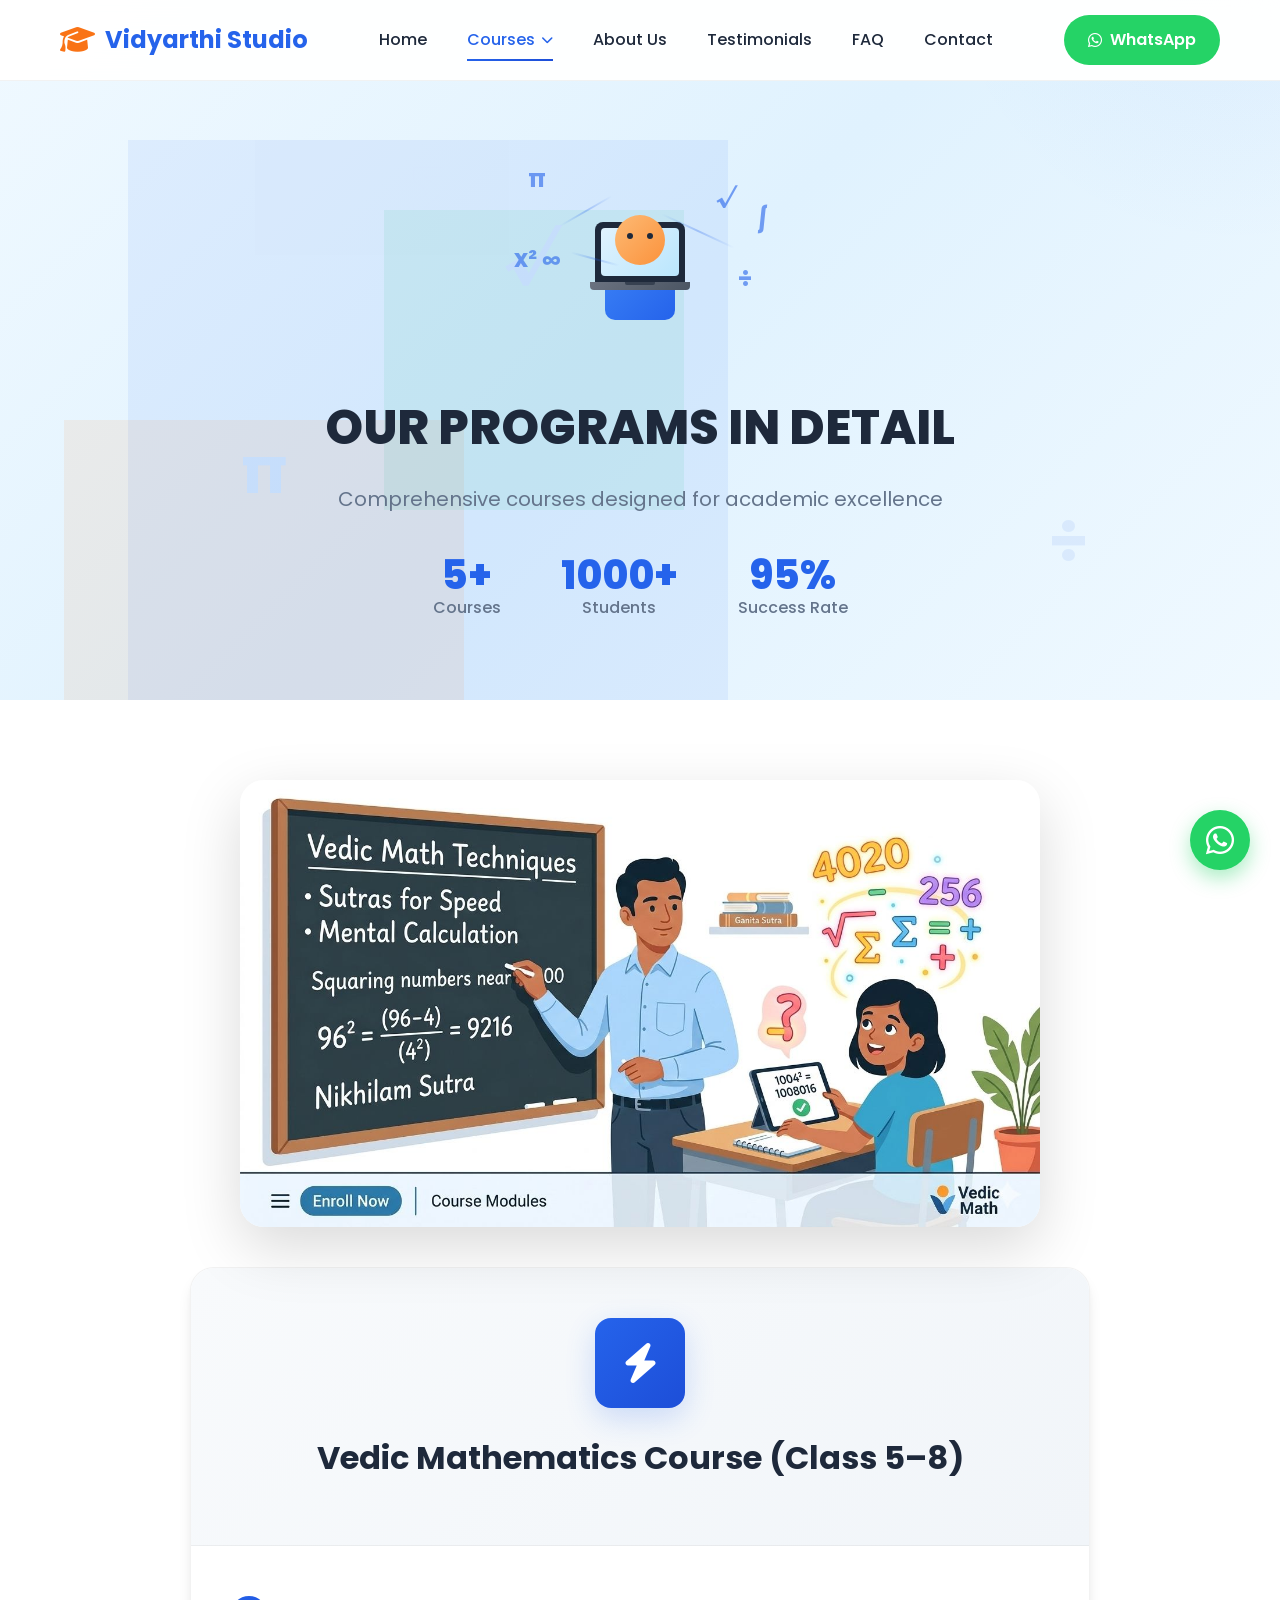
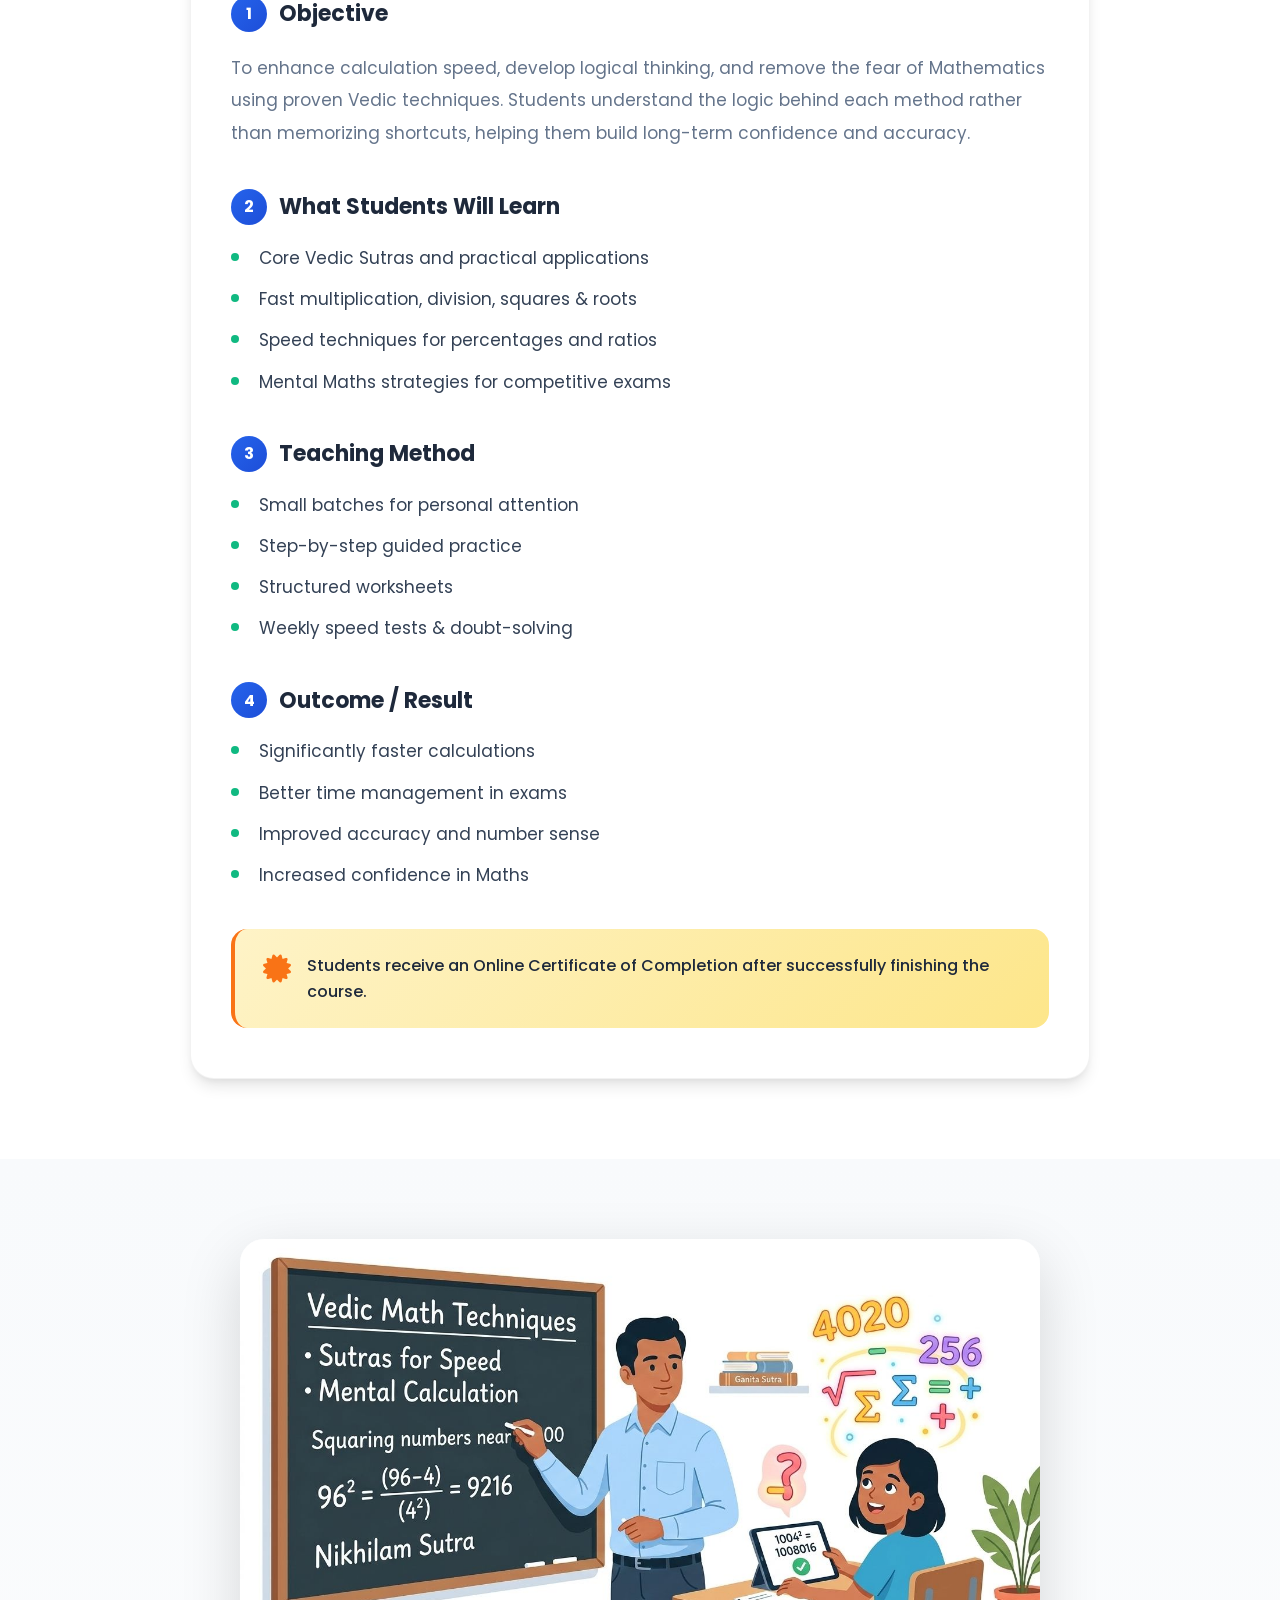
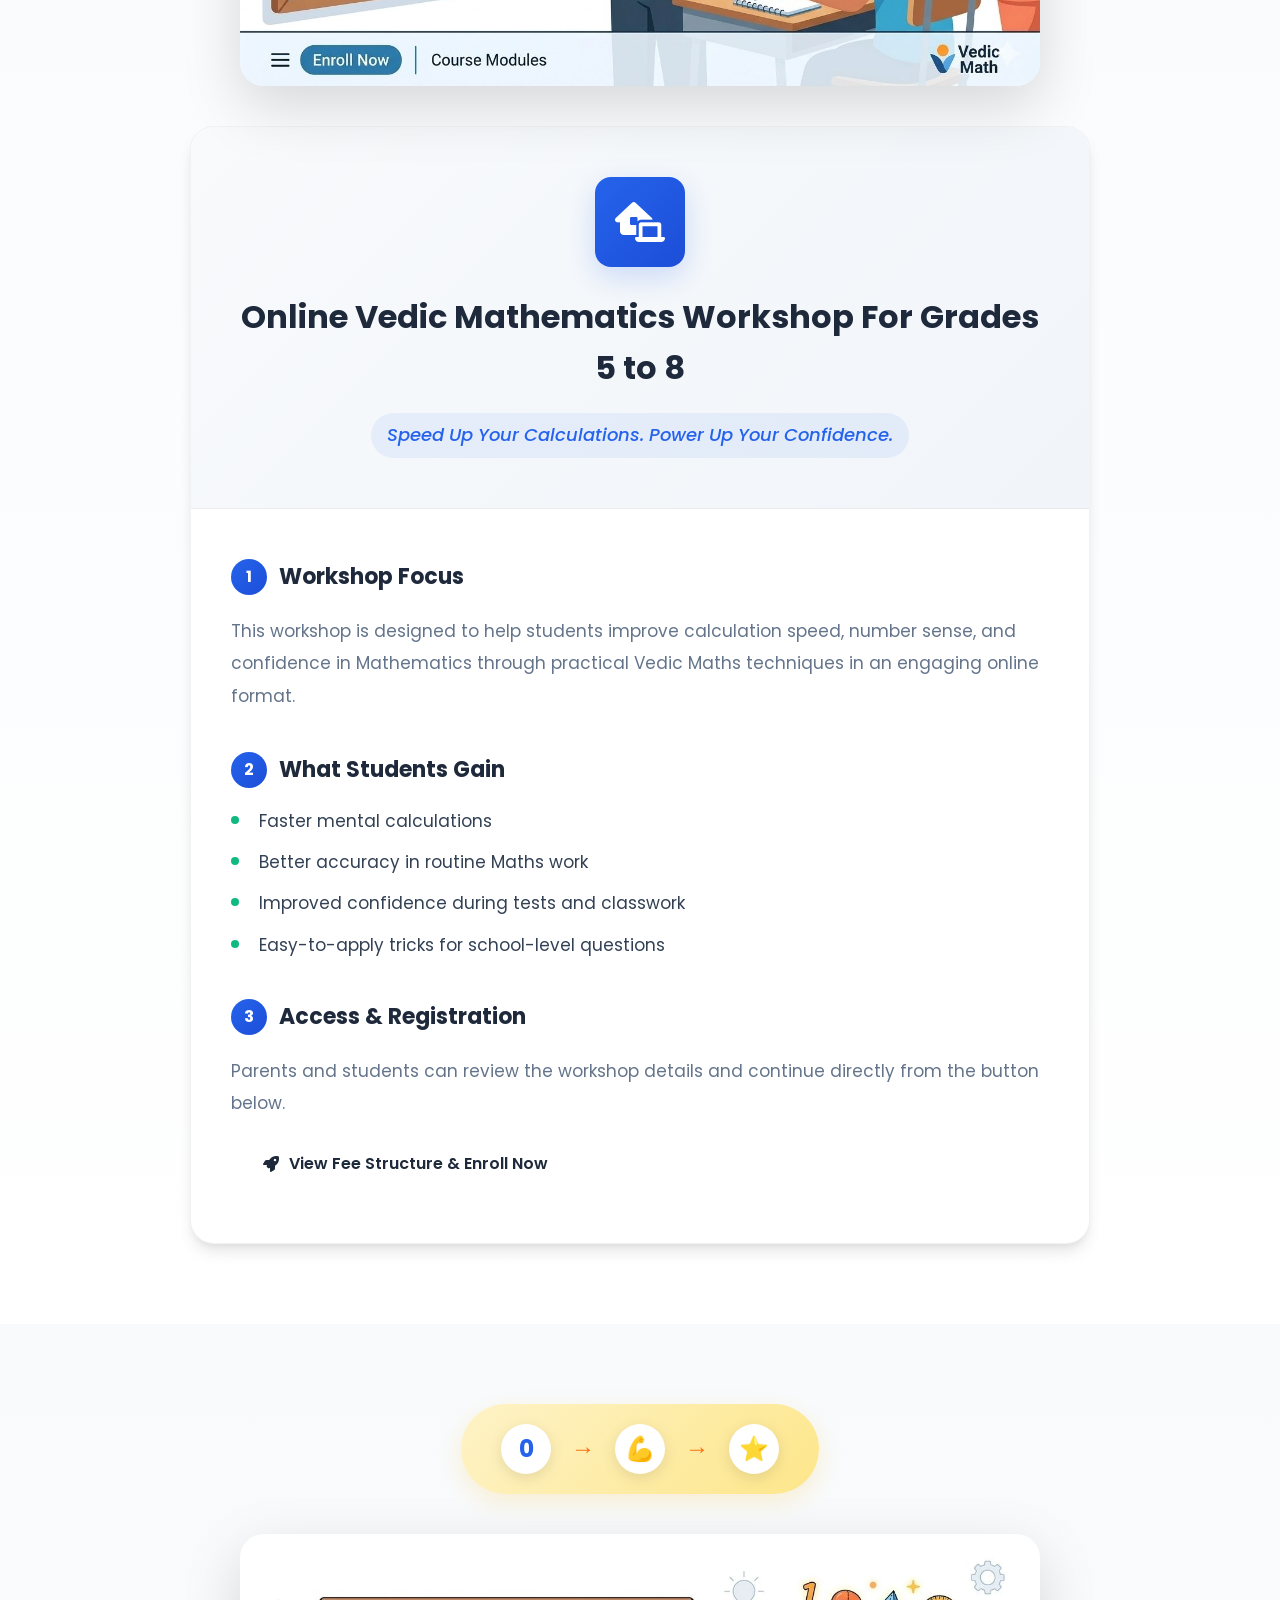
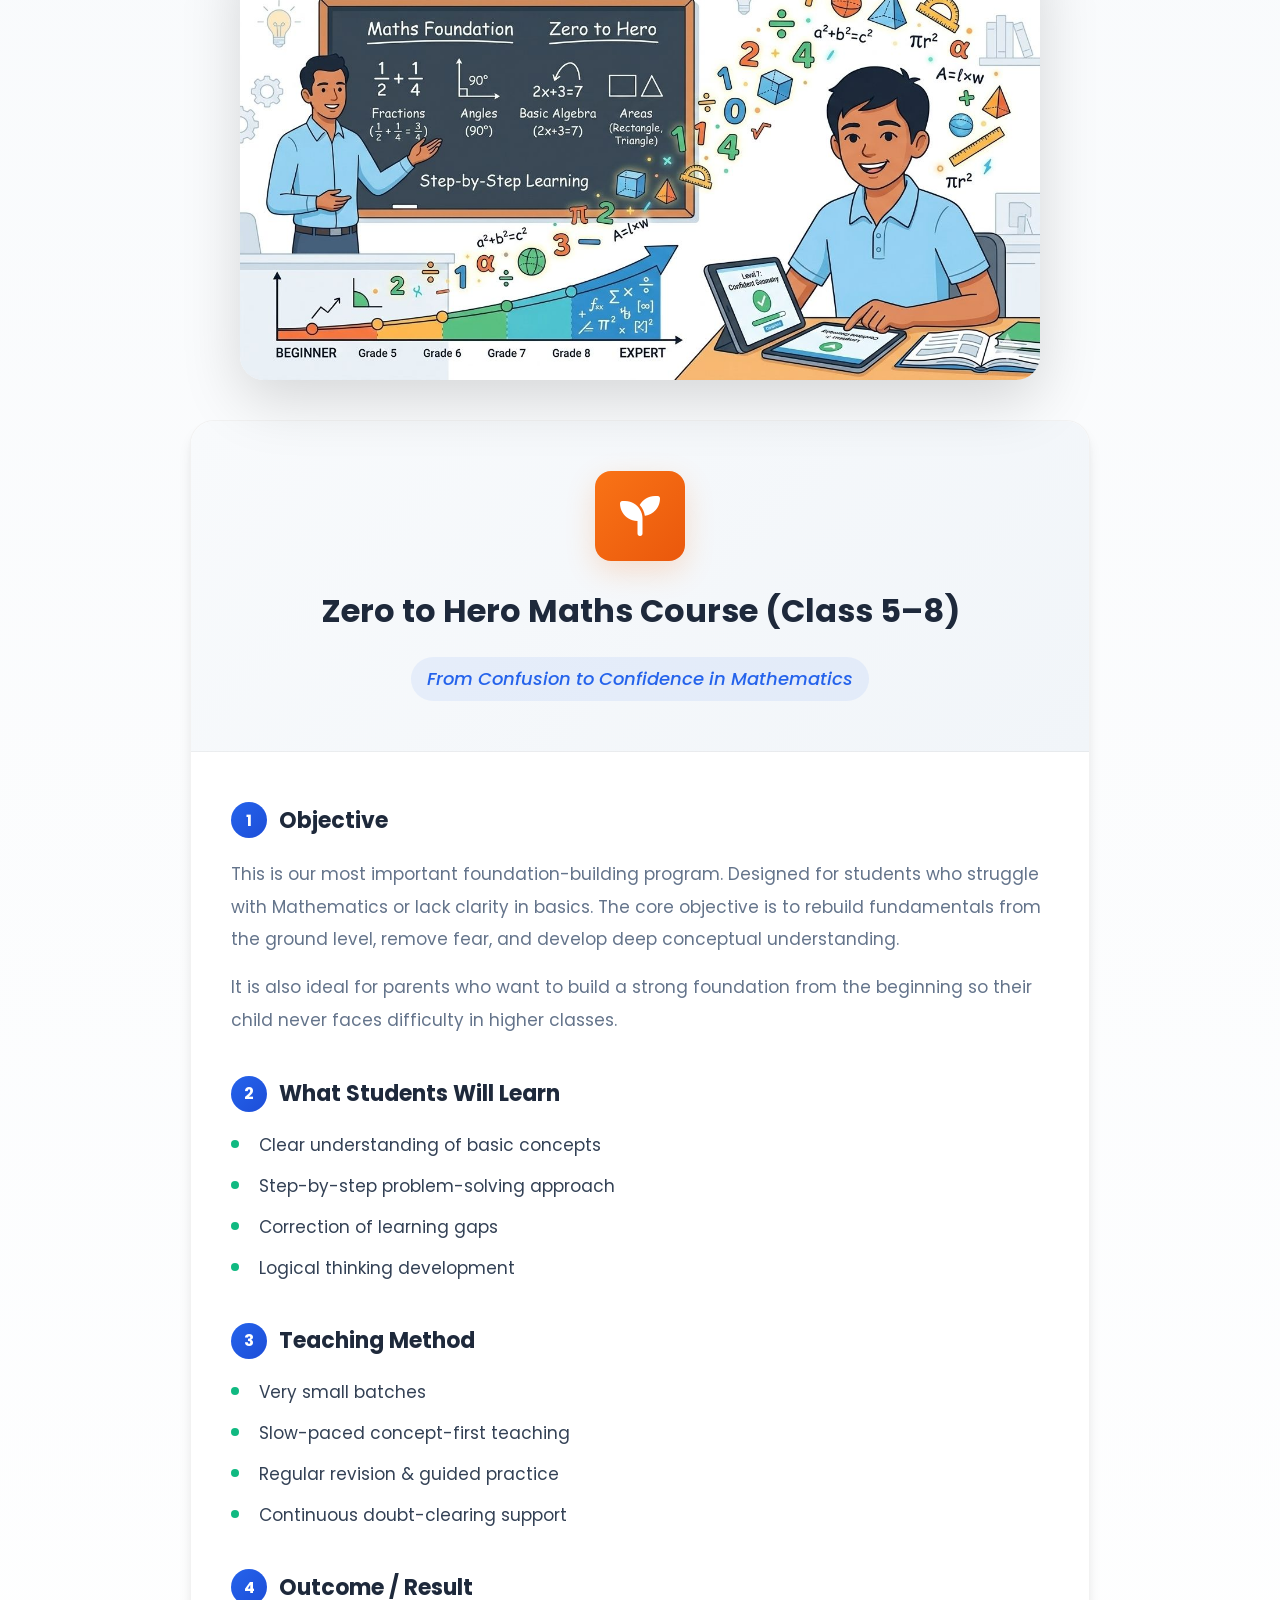
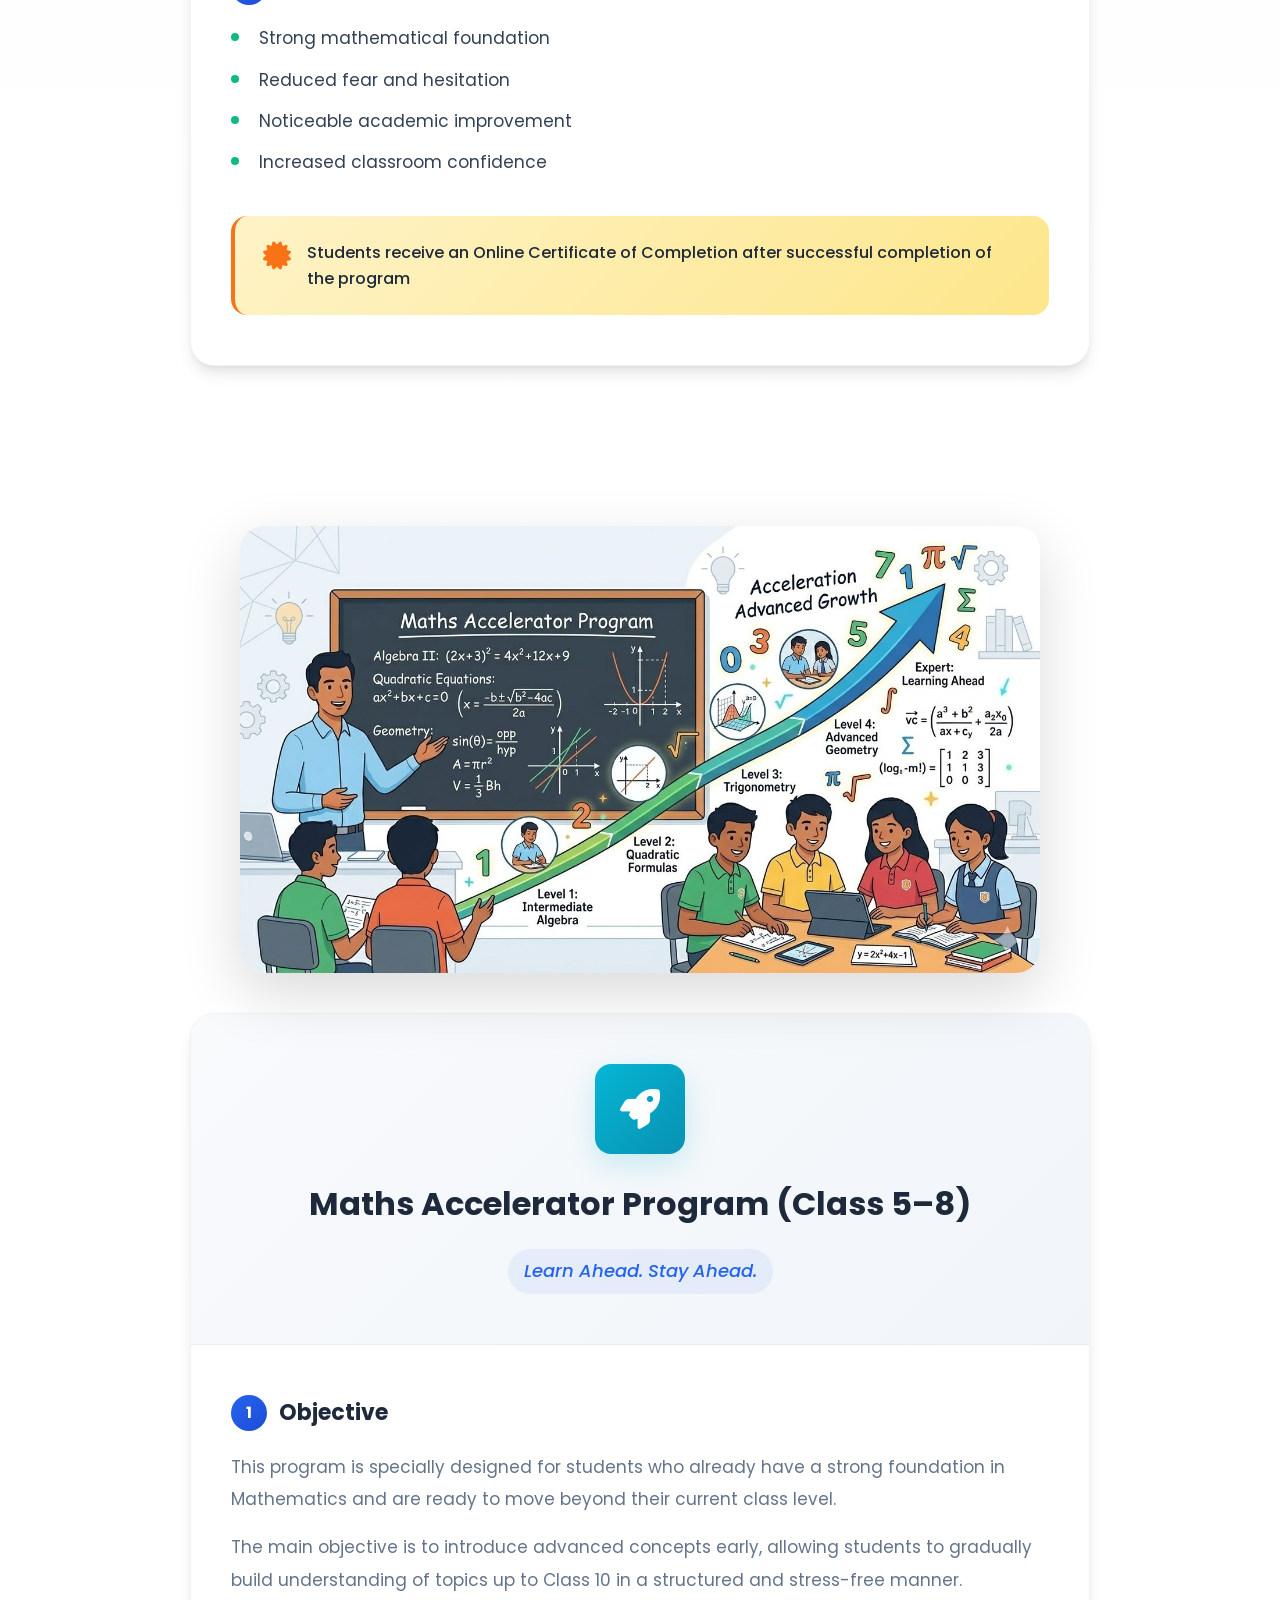
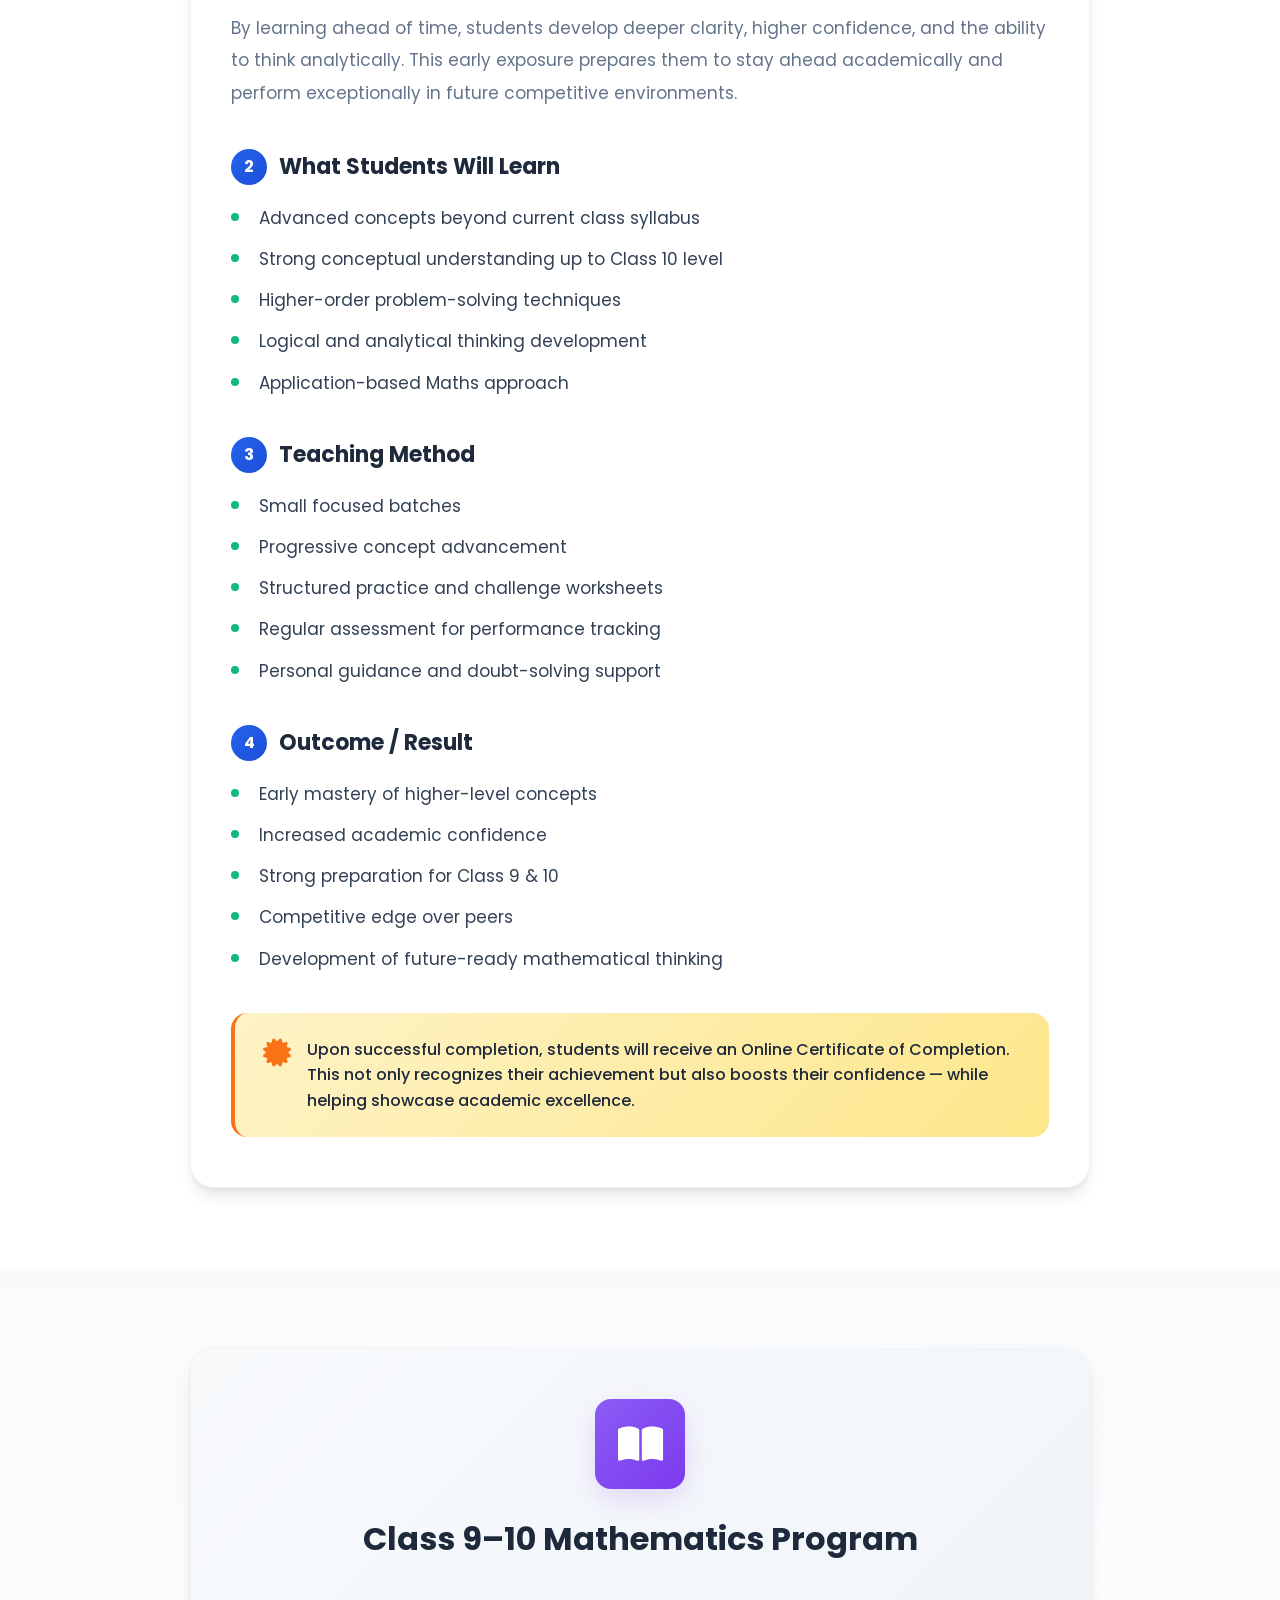
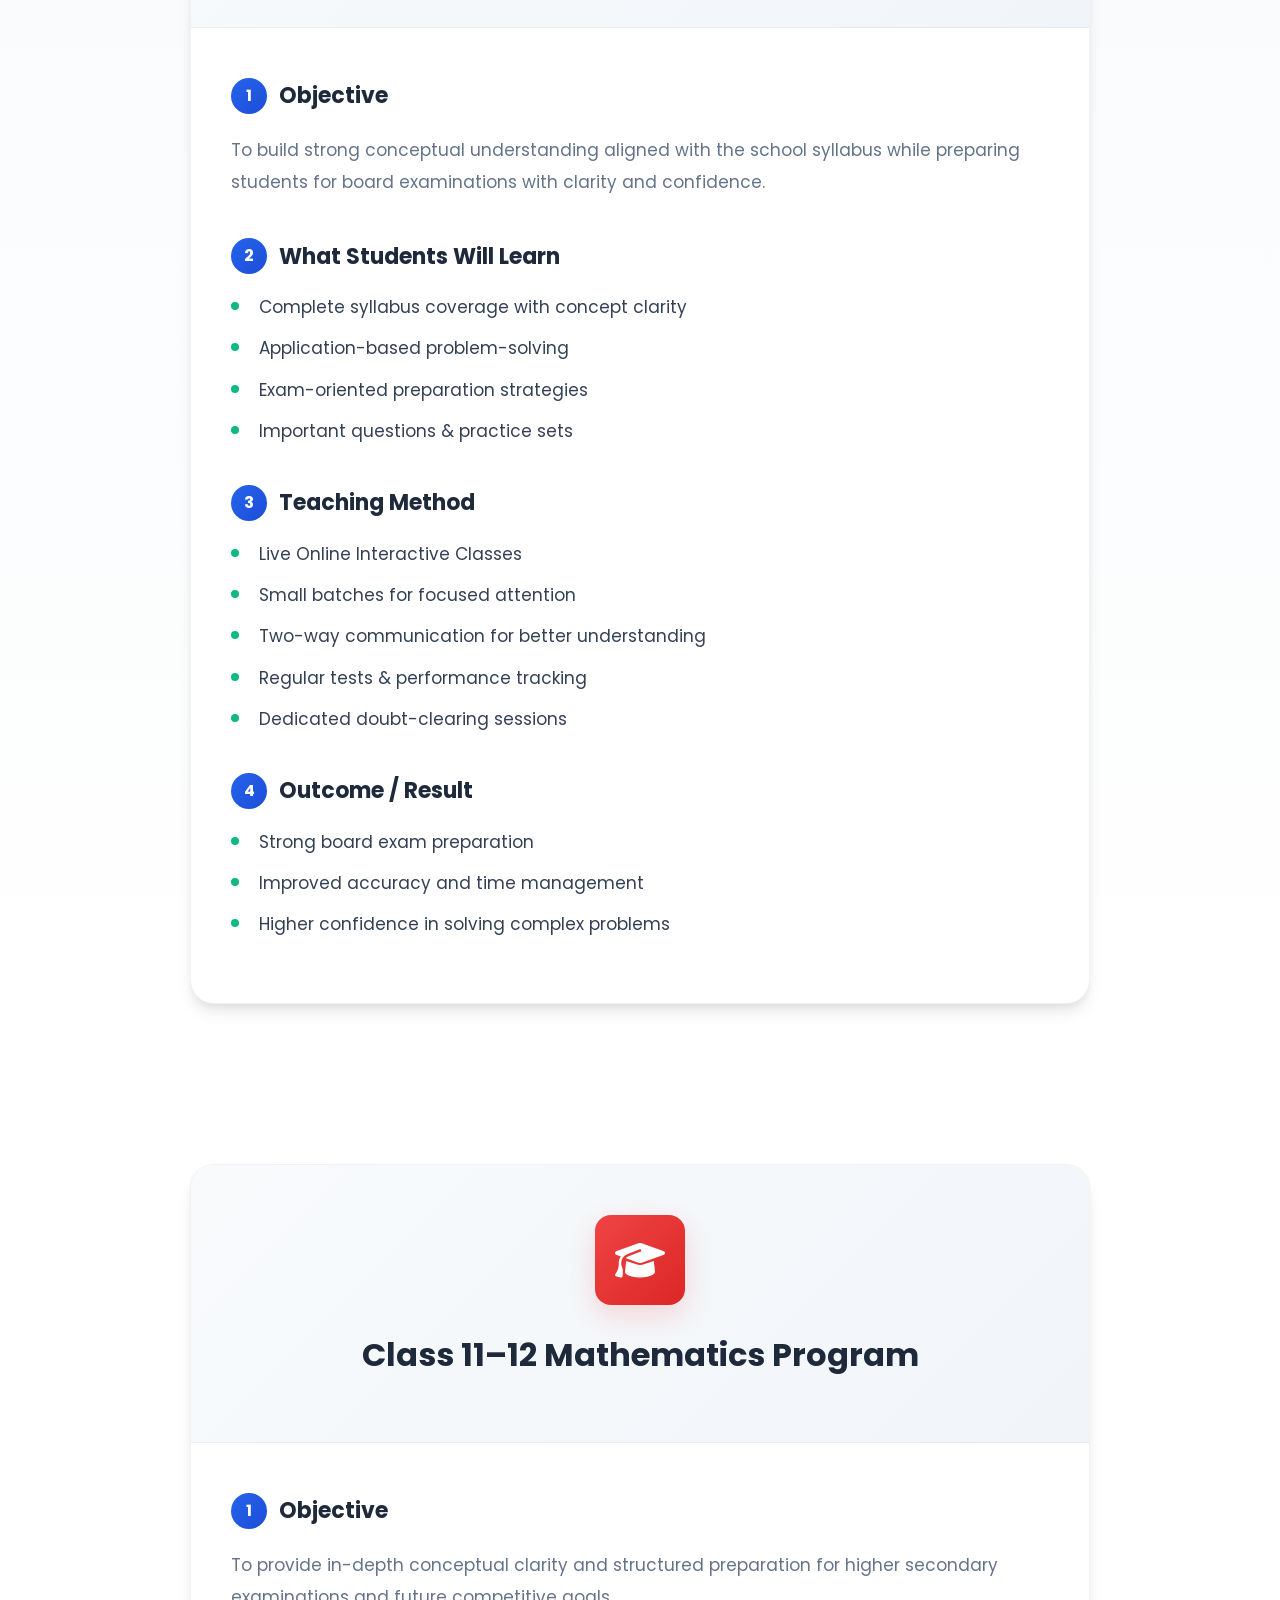
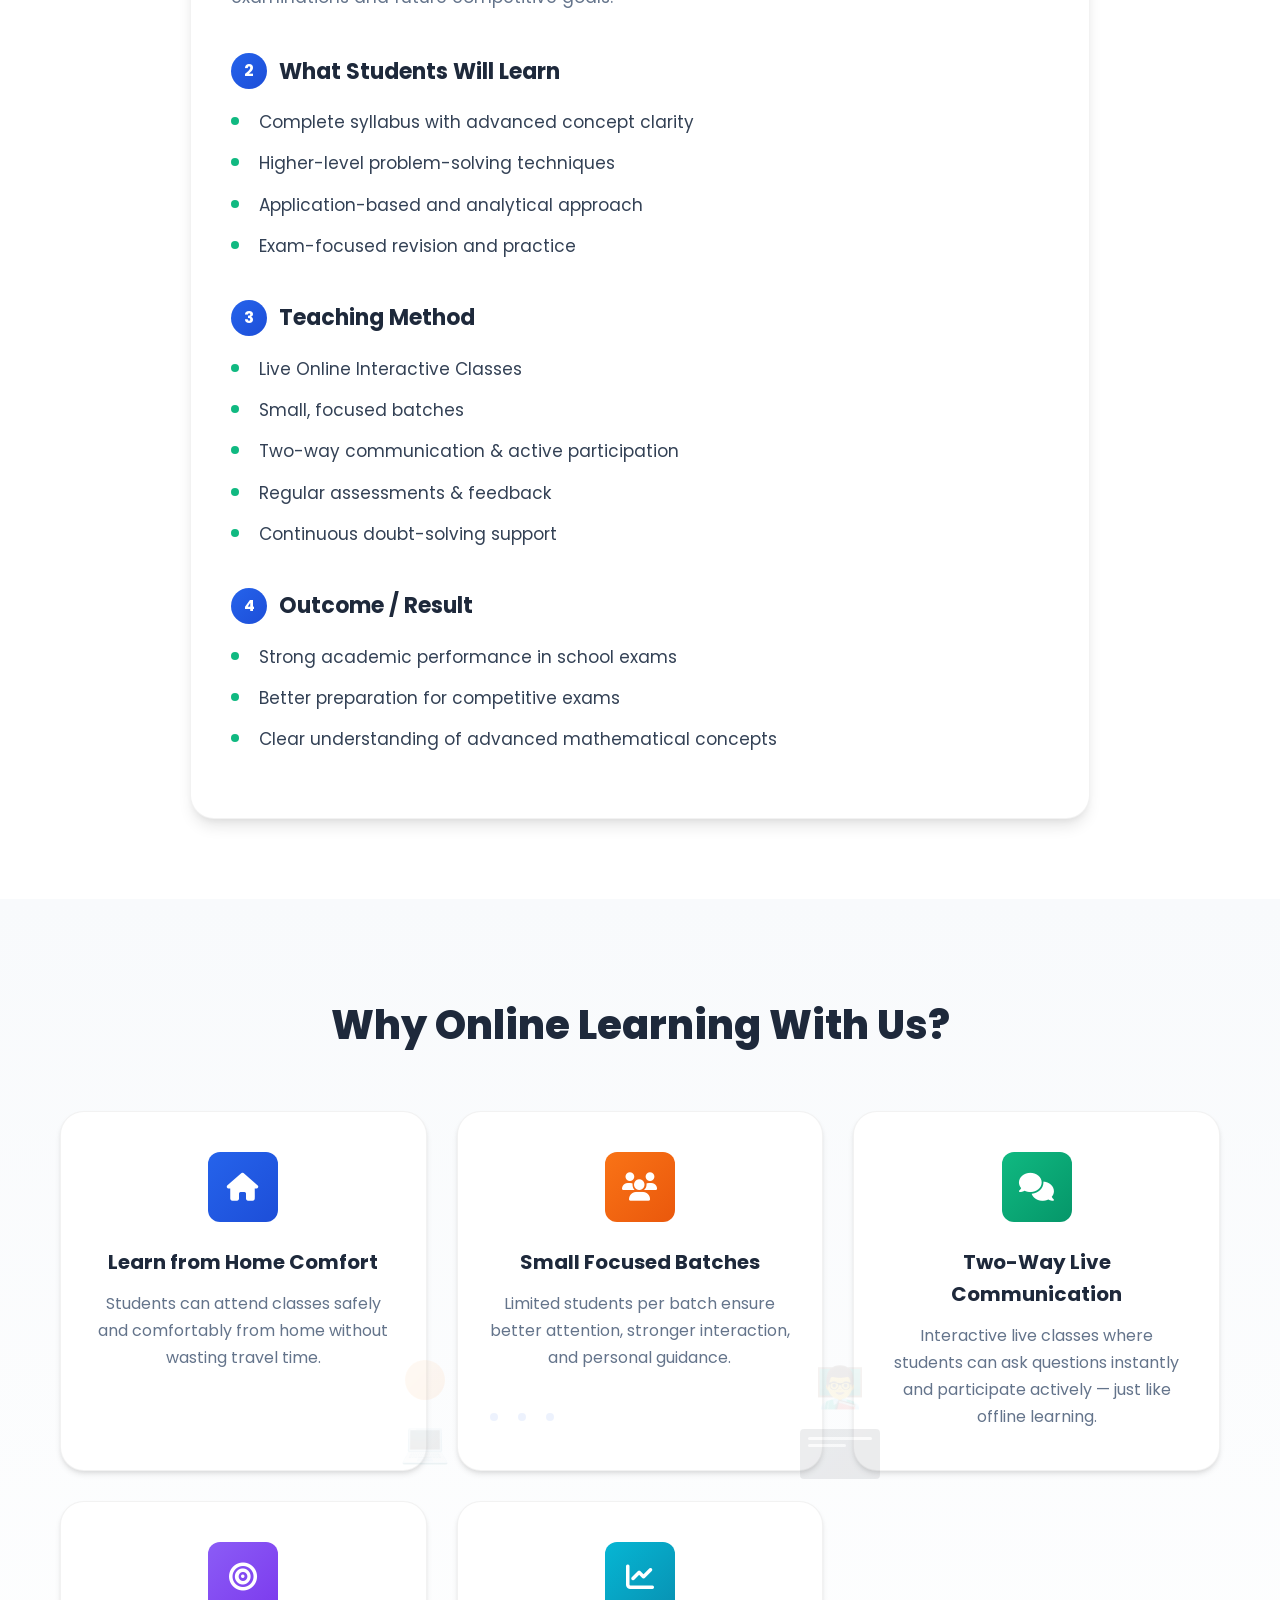
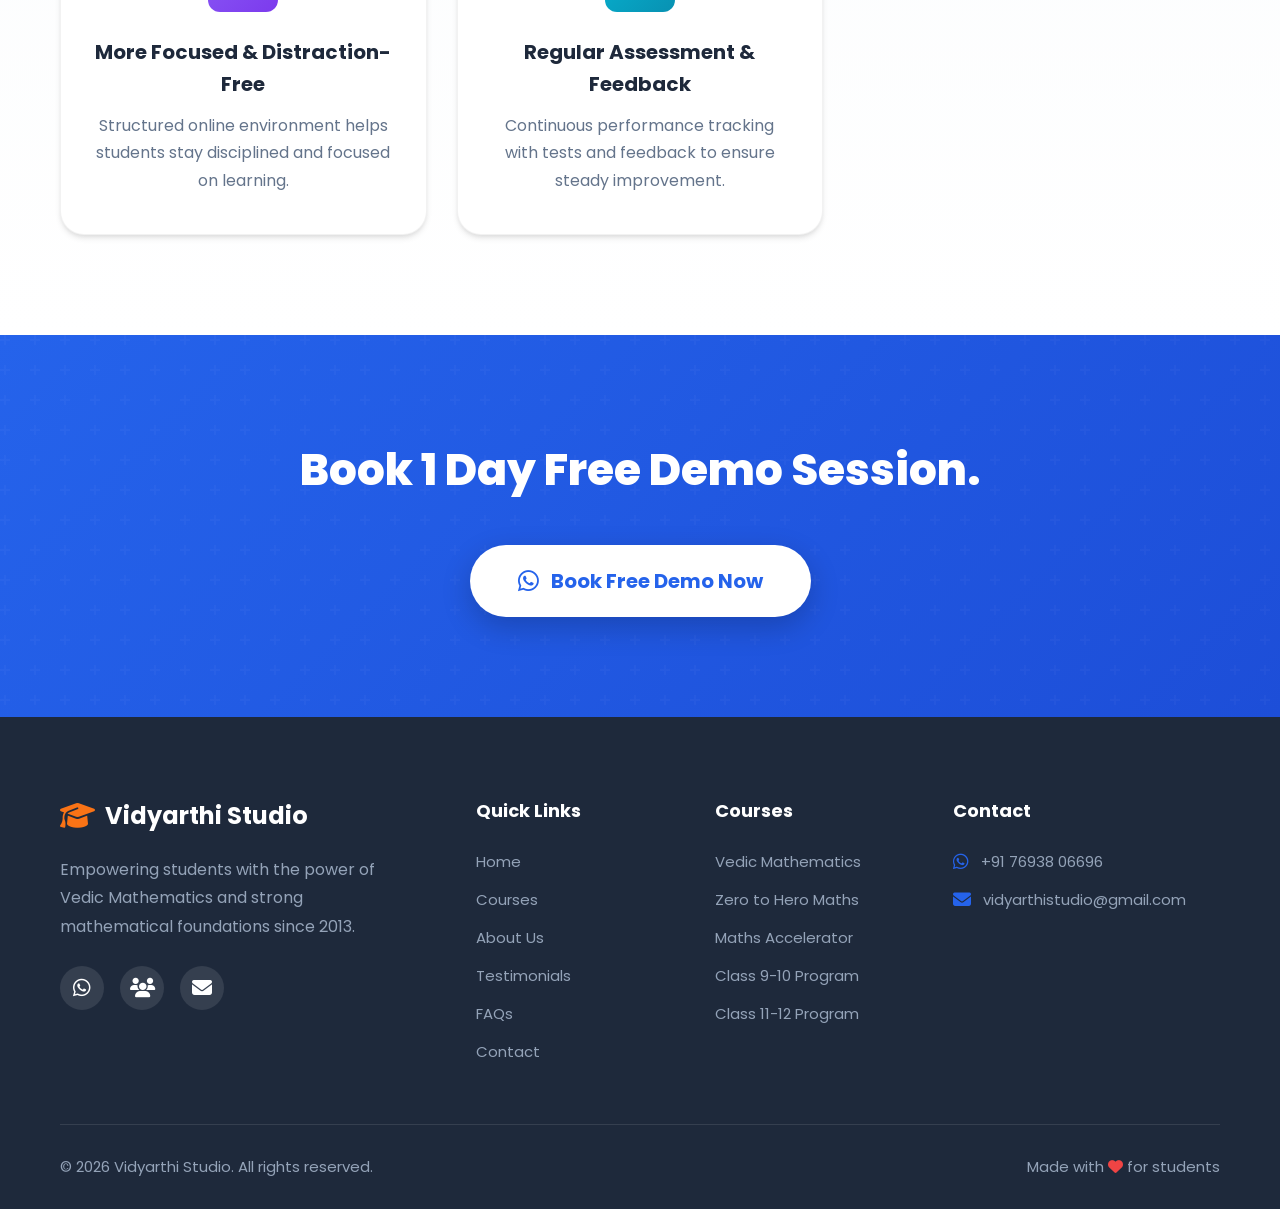
<file: courses.html>
﻿<!DOCTYPE html>
<html lang="en">
<head>
    <meta charset="UTF-8">
    <meta name="viewport" content="width=device-width, initial-scale=1.0">
    <title>Our Programs - Vidyarthi Studio</title>
    <link rel="icon" type="image/png" href="images/favicon.png">
    <link rel="apple-touch-icon" href="images/favicon.png">
    <link rel="stylesheet" href="style.css">
    <link rel="stylesheet" href="courses.css">
    <link href="https://fonts.googleapis.com/css2?family=Poppins:wght@300;400;500;600;700;800&display=swap" rel="stylesheet">
    <link href="https://fonts.googleapis.com/css2?family=Noto+Serif+Devanagari:wght@400;700&family=Tiro+Devanagari+Sanskrit&display=swap" rel="stylesheet">
    <link rel="stylesheet" href="https://cdnjs.cloudflare.com/ajax/libs/font-awesome/6.4.0/css/all.min.css">
</head>
<body>
    <!-- Navigation -->
    <nav class="navbar">
        <div class="nav-container">
            <a href="index.html" class="logo">
                <i class="fas fa-graduation-cap"></i>
                <span>Vidyarthi Studio</span>
            </a>
            <button class="mobile-menu-btn" aria-label="Toggle menu">
                <span></span>
                <span></span>
                <span></span>
            </button>
            <ul class="nav-menu">
                <li><a href="index.html" class="nav-link">Home</a></li>
                <li class="nav-dropdown">
                    <a href="#" class="nav-link dropdown-toggle active" onclick="return false;">
                        Courses
                        <i class="fas fa-chevron-down dropdown-arrow"></i>
                    </a>
                    <ul class="dropdown-menu">
                        <li><a href="courses.html" target="_blank">Explore Our Courses</a></li>
                    </ul>
                </li>
                <li><a href="index.html#about" class="nav-link">About Us</a></li>
                <li><a href="index.html#testimonials" class="nav-link">Testimonials</a></li>
                <li><a href="index.html#faq-section" class="nav-link">FAQ</a></li>
                <li><a href="index.html#contact" class="nav-link">Contact</a></li>
            </ul>
            <a href="https://wa.me/917693806696" target="_blank" class="nav-cta">
                <i class="fab fa-whatsapp"></i> WhatsApp
            </a>
        </div>
    </nav>

    <!-- Page Header -->
    <section class="page-header">
        <div class="container">
            <div class="header-decoration">
                <div class="floating-shape shape-1">∑</div>
                <div class="floating-shape shape-2">π</div>
                <div class="floating-shape shape-3">√</div>
                <div class="floating-shape shape-4">÷</div>
            </div>
            
            <!-- AI-Style Hero Illustration -->
            <div class="hero-illustration">
                <div class="illustration-container">
                    <div class="student-figure">
                        <div class="student-head"></div>
                        <div class="student-body"></div>
                        <div class="laptop">
                            <div class="laptop-screen">
                                <div class="screen-content">
                                    <div class="math-line"></div>
                                    <div class="math-line short"></div>
                                    <div class="math-symbol">∑</div>
                                </div>
                            </div>
                            <div class="laptop-base"></div>
                        </div>
                    </div>
                    <div class="floating-math-symbols">
                        <span class="math-icon icon-1">π</span>
                        <span class="math-icon icon-2">√</span>
                        <span class="math-icon icon-3">x²</span>
                        <span class="math-icon icon-4">÷</span>
                        <span class="math-icon icon-5">∫</span>
                        <span class="math-icon icon-6">∞</span>
                    </div>
                    <div class="connection-lines">
                        <div class="line line-1"></div>
                        <div class="line line-2"></div>
                        <div class="line line-3"></div>
                    </div>
                </div>
            </div>
            
            <h1 class="page-title">OUR PROGRAMS IN DETAIL</h1>
            <p class="page-subtitle">Comprehensive courses designed for academic excellence</p>
            <div class="header-stats">
                <div class="header-stat">
                    <span class="stat-number">5+</span>
                    <span class="stat-label">Courses</span>
                </div>
                <div class="header-stat">
                    <span class="stat-number">1000+</span>
                    <span class="stat-label">Students</span>
                </div>
                <div class="header-stat">
                    <span class="stat-number">95%</span>
                    <span class="stat-label">Success Rate</span>
                </div>
            </div>
        </div>
    </section>

    <!-- Course 1: Vedic Mathematics -->
    <section class="course-detail">
        <div class="container">
            <div class="course-ai-image">
                <img src="images/vedic-maths.jpg" alt="Vedic Mathematics Course - Teacher explaining Vedic Math techniques to student" class="ai-generated-img">
            </div>
            <div class="course-detail-card">
                <div class="course-detail-header">
                    <div class="course-detail-icon">
                        <i class="fas fa-bolt"></i>
                    </div>
                    <h2>Vedic Mathematics Course (Class 5–8)</h2>
                </div>
                
                <div class="course-detail-content">
                    <div class="detail-section">
                        <h3><span class="number">1</span> Objective</h3>
                        <p>To enhance calculation speed, develop logical thinking, and remove the fear of Mathematics using proven Vedic techniques. Students understand the logic behind each method rather than memorizing shortcuts, helping them build long-term confidence and accuracy.</p>
                    </div>

                    <div class="detail-section">
                        <h3><span class="number">2</span> What Students Will Learn</h3>
                        <ul class="learn-list">
                            <li>Core Vedic Sutras and practical applications</li>
                            <li>Fast multiplication, division, squares & roots</li>
                            <li>Speed techniques for percentages and ratios</li>
                            <li>Mental Maths strategies for competitive exams</li>
                        </ul>
                    </div>

                    <div class="detail-section">
                        <h3><span class="number">3</span> Teaching Method</h3>
                        <ul class="learn-list">
                            <li>Small batches for personal attention</li>
                            <li>Step-by-step guided practice</li>
                            <li>Structured worksheets</li>
                            <li>Weekly speed tests & doubt-solving</li>
                        </ul>
                    </div>

                    <div class="detail-section">
                        <h3><span class="number">4</span> Outcome / Result</h3>
                        <ul class="learn-list">
                            <li>Significantly faster calculations</li>
                            <li>Better time management in exams</li>
                            <li>Improved accuracy and number sense</li>
                            <li>Increased confidence in Maths</li>
                        </ul>
                    </div>

                    <div class="certification-badge">
                        <i class="fas fa-certificate"></i>
                        <span>Students receive an Online Certificate of Completion after successfully finishing the course.</span>
                    </div>
                </div>
            </div>
        </div>
    </section>

    <!-- Course 1B: Online Vedic Mathematics Workshop -->
    <section class="course-detail alt-bg">
        <div class="container">
            <div class="course-ai-image">
                <img src="images/vedic-maths.jpg" alt="Online Vedic Mathematics Workshop for Grades 5 to 8" class="ai-generated-img">
            </div>
            <div class="course-detail-card">
                <div class="course-detail-header">
                    <div class="course-detail-icon">
                        <i class="fas fa-laptop-house"></i>
                    </div>
                    <h2>Online Vedic Mathematics Workshop For Grades 5 to 8</h2>
                    <p class="course-tagline">Speed Up Your Calculations. Power Up Your Confidence.</p>
                </div>
                
                <div class="course-detail-content">
                    <div class="detail-section">
                        <h3><span class="number">1</span> Workshop Focus</h3>
                        <p>This workshop is designed to help students improve calculation speed, number sense, and confidence in Mathematics through practical Vedic Maths techniques in an engaging online format.</p>
                    </div>

                    <div class="detail-section">
                        <h3><span class="number">2</span> What Students Gain</h3>
                        <ul class="learn-list">
                            <li>Faster mental calculations</li>
                            <li>Better accuracy in routine Maths work</li>
                            <li>Improved confidence during tests and classwork</li>
                            <li>Easy-to-apply tricks for school-level questions</li>
                        </ul>
                    </div>

                    <div class="detail-section">
                        <h3><span class="number">3</span> Access & Registration</h3>
                        <p>Parents and students can review the workshop details and continue directly from the button below.</p>
                        <div class="course-buttons">
                            <a href="https://drive.google.com/drive/folders/1dMUBvmQZJIOp1xfYHSDqmE0pNNBOzRcI?usp=sharing" target="_blank" class="btn btn-primary-fill">
                                <i class="fas fa-rocket"></i> View Fee Structure & Enroll Now
                            </a>
                        </div>
                    </div>
                </div>
            </div>
        </div>
    </section>

    <!-- Course 2: Zero to Hero -->
    <section class="course-detail alt-bg">
        <div class="container">
            <div class="course-illustration zero-illustration">
                <div class="growth-pattern">
                    <div class="growth-step">0</div>
                    <div class="growth-arrow">→</div>
                    <div class="growth-step">💪</div>
                    <div class="growth-arrow">→</div>
                    <div class="growth-step">⭐</div>
                </div>
            </div>
            <div class="course-ai-image">
                <img src="images/zero-to-hero.jpg" alt="Zero to Hero Maths Course - Student progressing from beginner to expert" class="ai-generated-img">
            </div>
            <div class="course-detail-card">
                <div class="course-detail-header">
                    <div class="course-detail-icon orange">
                        <i class="fas fa-seedling"></i>
                    </div>
                    <h2>Zero to Hero Maths Course (Class 5–8)</h2>
                    <p class="course-tagline">From Confusion to Confidence in Mathematics</p>
                </div>
                
                <div class="course-detail-content">
                    <div class="detail-section">
                        <h3><span class="number">1</span> Objective</h3>
                        <p>This is our most important foundation-building program. Designed for students who struggle with Mathematics or lack clarity in basics. The core objective is to rebuild fundamentals from the ground level, remove fear, and develop deep conceptual understanding.</p>
                        <p>It is also ideal for parents who want to build a strong foundation from the beginning so their child never faces difficulty in higher classes.</p>
                    </div>

                    <div class="detail-section">
                        <h3><span class="number">2</span> What Students Will Learn</h3>
                        <ul class="learn-list">
                            <li>Clear understanding of basic concepts</li>
                            <li>Step-by-step problem-solving approach</li>
                            <li>Correction of learning gaps</li>
                            <li>Logical thinking development</li>
                        </ul>
                    </div>

                    <div class="detail-section">
                        <h3><span class="number">3</span> Teaching Method</h3>
                        <ul class="learn-list">
                            <li>Very small batches</li>
                            <li>Slow-paced concept-first teaching</li>
                            <li>Regular revision & guided practice</li>
                            <li>Continuous doubt-clearing support</li>
                        </ul>
                    </div>

                    <div class="detail-section">
                        <h3><span class="number">4</span> Outcome / Result</h3>
                        <ul class="learn-list">
                            <li>Strong mathematical foundation</li>
                            <li>Reduced fear and hesitation</li>
                            <li>Noticeable academic improvement</li>
                            <li>Increased classroom confidence</li>
                        </ul>
                    </div>

                    <div class="certification-badge">
                        <i class="fas fa-certificate"></i>
                        <span>Students receive an Online Certificate of Completion after successful completion of the program</span>
                    </div>
                </div>
            </div>
        </div>
    </section>

    <!-- Course 3: Maths Accelerator -->
    <section class="course-detail">
        <div class="container">
            <div class="course-ai-image">
                <img src="images/maths-accelerator.jpg" alt="Maths Accelerator Program - Advanced learning with students and teacher" class="ai-generated-img">
            </div>
            <div class="course-detail-card">
                <div class="course-detail-header">
                    <div class="course-detail-icon blue">
                        <i class="fas fa-rocket"></i>
                    </div>
                    <h2>Maths Accelerator Program (Class 5–8)</h2>
                    <p class="course-tagline">Learn Ahead. Stay Ahead.</p>
                </div>
                
                <div class="course-detail-content">
                    <div class="detail-section">
                        <h3><span class="number">1</span> Objective</h3>
                        <p>This program is specially designed for students who already have a strong foundation in Mathematics and are ready to move beyond their current class level.</p>
                        <p>The main objective is to introduce advanced concepts early, allowing students to gradually build understanding of topics up to Class 10 in a structured and stress-free manner.</p>
                        <p>By learning ahead of time, students develop deeper clarity, higher confidence, and the ability to think analytically. This early exposure prepares them to stay ahead academically and perform exceptionally in future competitive environments.</p>
                    </div>

                    <div class="detail-section">
                        <h3><span class="number">2</span> What Students Will Learn</h3>
                        <ul class="learn-list">
                            <li>Advanced concepts beyond current class syllabus</li>
                            <li>Strong conceptual understanding up to Class 10 level</li>
                            <li>Higher-order problem-solving techniques</li>
                            <li>Logical and analytical thinking development</li>
                            <li>Application-based Maths approach</li>
                        </ul>
                    </div>

                    <div class="detail-section">
                        <h3><span class="number">3</span> Teaching Method</h3>
                        <ul class="learn-list">
                            <li>Small focused batches</li>
                            <li>Progressive concept advancement</li>
                            <li>Structured practice and challenge worksheets</li>
                            <li>Regular assessment for performance tracking</li>
                            <li>Personal guidance and doubt-solving support</li>
                        </ul>
                    </div>

                    <div class="detail-section">
                        <h3><span class="number">4</span> Outcome / Result</h3>
                        <ul class="learn-list">
                            <li>Early mastery of higher-level concepts</li>
                            <li>Increased academic confidence</li>
                            <li>Strong preparation for Class 9 & 10</li>
                            <li>Competitive edge over peers</li>
                            <li>Development of future-ready mathematical thinking</li>
                        </ul>
                    </div>

                    <div class="certification-badge">
                        <i class="fas fa-certificate"></i>
                        <span>Upon successful completion, students will receive an Online Certificate of Completion. This not only recognizes their achievement but also boosts their confidence — while helping showcase academic excellence.</span>
                    </div>
                </div>
            </div>
        </div>
    </section>

    <!-- Course 4: Class 9-10 -->
    <section class="course-detail alt-bg">
        <div class="container">
            <div class="course-detail-card">
                <div class="course-detail-header">
                    <div class="course-detail-icon purple">
                        <i class="fas fa-book-open"></i>
                    </div>
                    <h2>Class 9–10 Mathematics Program</h2>
                </div>
                
                <div class="course-detail-content">
                    <div class="detail-section">
                        <h3><span class="number">1</span> Objective</h3>
                        <p>To build strong conceptual understanding aligned with the school syllabus while preparing students for board examinations with clarity and confidence.</p>
                    </div>

                    <div class="detail-section">
                        <h3><span class="number">2</span> What Students Will Learn</h3>
                        <ul class="learn-list">
                            <li>Complete syllabus coverage with concept clarity</li>
                            <li>Application-based problem-solving</li>
                            <li>Exam-oriented preparation strategies</li>
                            <li>Important questions & practice sets</li>
                        </ul>
                    </div>

                    <div class="detail-section">
                        <h3><span class="number">3</span> Teaching Method</h3>
                        <ul class="learn-list">
                            <li>Live Online Interactive Classes</li>
                            <li>Small batches for focused attention</li>
                            <li>Two-way communication for better understanding</li>
                            <li>Regular tests & performance tracking</li>
                            <li>Dedicated doubt-clearing sessions</li>
                        </ul>
                    </div>

                    <div class="detail-section">
                        <h3><span class="number">4</span> Outcome / Result</h3>
                        <ul class="learn-list">
                            <li>Strong board exam preparation</li>
                            <li>Improved accuracy and time management</li>
                            <li>Higher confidence in solving complex problems</li>
                        </ul>
                    </div>
                </div>
            </div>
        </div>
    </section>

    <!-- Course 5: Class 11-12 -->
    <section class="course-detail">
        <div class="container">
            <div class="course-detail-card">
                <div class="course-detail-header">
                    <div class="course-detail-icon red">
                        <i class="fas fa-graduation-cap"></i>
                    </div>
                    <h2>Class 11–12 Mathematics Program</h2>
                </div>
                
                <div class="course-detail-content">
                    <div class="detail-section">
                        <h3><span class="number">1</span> Objective</h3>
                        <p>To provide in-depth conceptual clarity and structured preparation for higher secondary examinations and future competitive goals.</p>
                    </div>

                    <div class="detail-section">
                        <h3><span class="number">2</span> What Students Will Learn</h3>
                        <ul class="learn-list">
                            <li>Complete syllabus with advanced concept clarity</li>
                            <li>Higher-level problem-solving techniques</li>
                            <li>Application-based and analytical approach</li>
                            <li>Exam-focused revision and practice</li>
                        </ul>
                    </div>

                    <div class="detail-section">
                        <h3><span class="number">3</span> Teaching Method</h3>
                        <ul class="learn-list">
                            <li>Live Online Interactive Classes</li>
                            <li>Small, focused batches</li>
                            <li>Two-way communication & active participation</li>
                            <li>Regular assessments & feedback</li>
                            <li>Continuous doubt-solving support</li>
                        </ul>
                    </div>

                    <div class="detail-section">
                        <h3><span class="number">4</span> Outcome / Result</h3>
                        <ul class="learn-list">
                            <li>Strong academic performance in school exams</li>
                            <li>Better preparation for competitive exams</li>
                            <li>Clear understanding of advanced mathematical concepts</li>
                        </ul>
                    </div>
                </div>
            </div>
        </div>
    </section>

    <!-- Why Online Learning -->
    <section class="why-online">
        <div class="why-online-bg">
            <div class="online-illustration">
                <div class="online-student student-1">
                    <div class="online-head"></div>
                    <div class="online-laptop">💻</div>
                </div>
                <div class="connection-wave">
                    <span></span><span></span><span></span>
                </div>
                <div class="online-teacher">
                    <div class="teacher-avatar">👨‍🏫</div>
                    <div class="teacher-board">
                        <div class="board-line"></div>
                        <div class="board-line short"></div>
                    </div>
                </div>
            </div>
        </div>
        <div class="container">
            <h2 class="section-title">Why Online Learning With Us?</h2>
            
            <div class="why-grid">
                <div class="why-card">
                    <div class="why-icon">
                        <i class="fas fa-home"></i>
                    </div>
                    <h3>Learn from Home Comfort</h3>
                    <p>Students can attend classes safely and comfortably from home without wasting travel time.</p>
                </div>

                <div class="why-card">
                    <div class="why-icon">
                        <i class="fas fa-users"></i>
                    </div>
                    <h3>Small Focused Batches</h3>
                    <p>Limited students per batch ensure better attention, stronger interaction, and personal guidance.</p>
                </div>

                <div class="why-card">
                    <div class="why-icon">
                        <i class="fas fa-comments"></i>
                    </div>
                    <h3>Two-Way Live Communication</h3>
                    <p>Interactive live classes where students can ask questions instantly and participate actively — just like offline learning.</p>
                </div>

                <div class="why-card">
                    <div class="why-icon">
                        <i class="fas fa-bullseye"></i>
                    </div>
                    <h3>More Focused & Distraction-Free</h3>
                    <p>Structured online environment helps students stay disciplined and focused on learning.</p>
                </div>

                <div class="why-card">
                    <div class="why-icon">
                        <i class="fas fa-chart-line"></i>
                    </div>
                    <h3>Regular Assessment & Feedback</h3>
                    <p>Continuous performance tracking with tests and feedback to ensure steady improvement.</p>
                </div>
            </div>
        </div>
    </section>

    <!-- CTA Section -->
    <section class="demo-cta">
        <div class="container">
            <h2>Book 1 Day Free Demo Session.</h2>
            <a href="https://forms.gle/SkVvPGLe7BfcYUeUA" target="_blank" class="btn btn-demo">
                <i class="fab fa-whatsapp"></i> Book Free Demo Now
            </a>
        </div>
    </section>

    <!-- Footer -->
    <footer class="footer">
        <div class="container">
            <div class="footer-content">
                <div class="footer-brand">
                    <a href="index.html" class="footer-logo">
                        <i class="fas fa-graduation-cap"></i>
                        <span>Vidyarthi Studio</span>
                    </a>
                    <p>Empowering students with the power of Vedic Mathematics and strong mathematical foundations since 2013.</p>
                    <div class="footer-social">
                        <a href="https://wa.me/917693806696" target="_blank" aria-label="WhatsApp">
                            <i class="fab fa-whatsapp"></i>
                        </a>
                        <a href="https://chat.whatsapp.com/EY112Dt5lo1Eud1iJDcMyX" target="_blank" aria-label="WhatsApp Group">
                            <i class="fas fa-users"></i>
                        </a>
                        <a href="mailto:vidyarthistudio@gmail.com" aria-label="Email">
                            <i class="fas fa-envelope"></i>
                        </a>
                    </div>
                </div>

                <div class="footer-links">
                    <h4>Quick Links</h4>
                    <ul>
                        <li><a href="index.html">Home</a></li>
                        <li><a href="courses.html">Courses</a></li>
                        <li><a href="index.html#about">About Us</a></li>
                        <li><a href="index.html#testimonials">Testimonials</a></li>
                        <li><a href="index.html#faq-section">FAQs</a></li>
                        <li><a href="index.html#contact">Contact</a></li>
                    </ul>
                </div>

                <div class="footer-links">
                    <h4>Courses</h4>
                    <ul>
                        <li><a href="courses.html#vedic">Vedic Mathematics</a></li>
                        <li><a href="courses.html#zero">Zero to Hero Maths</a></li>
                        <li><a href="courses.html#accelerator">Maths Accelerator</a></li>
                        <li><a href="courses.html#class9">Class 9-10 Program</a></li>
                        <li><a href="courses.html#class11">Class 11-12 Program</a></li>
                    </ul>
                </div>

                <div class="footer-contact">
                    <h4>Contact</h4>
                    <ul>
                        <li>
                            <i class="fab fa-whatsapp"></i>
                            <a href="https://wa.me/917693806696">+91 76938 06696</a>
                        </li>
                        <li>
                            <i class="fas fa-envelope"></i>
                            <a href="mailto:vidyarthistudio@gmail.com">vidyarthistudio@gmail.com</a>
                        </li>
                    </ul>
                </div>
            </div>

            <div class="footer-bottom">
                <p>&copy; 2026 Vidyarthi Studio. All rights reserved.</p>
                <p>Made with <i class="fas fa-heart"></i> for students</p>
            </div>
        </div>
    </footer>

    <!-- WhatsApp Float Button -->
    <a href="https://wa.me/917693806696" target="_blank" class="whatsapp-float" aria-label="Chat on WhatsApp">
        <i class="fab fa-whatsapp"></i>
    </a>

    <script src="script.js"></script>
</body>
</html>
</file>
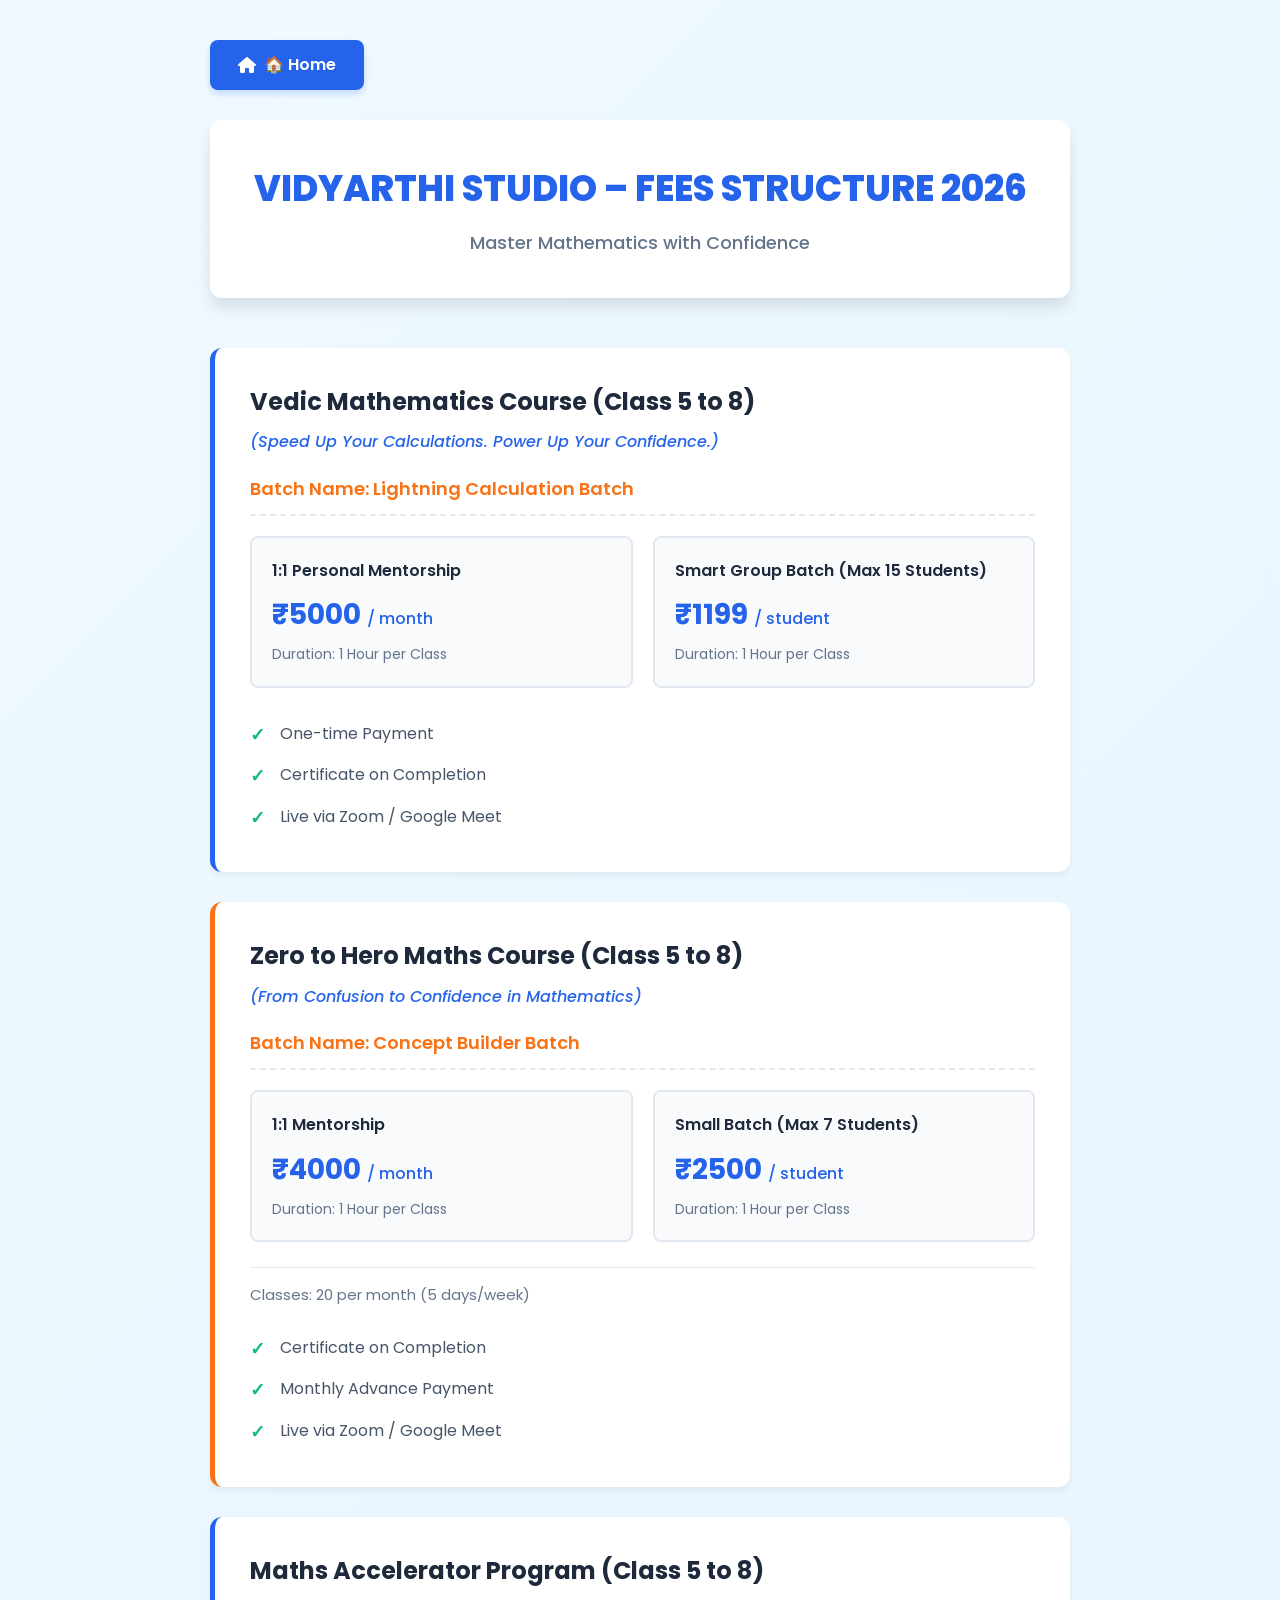
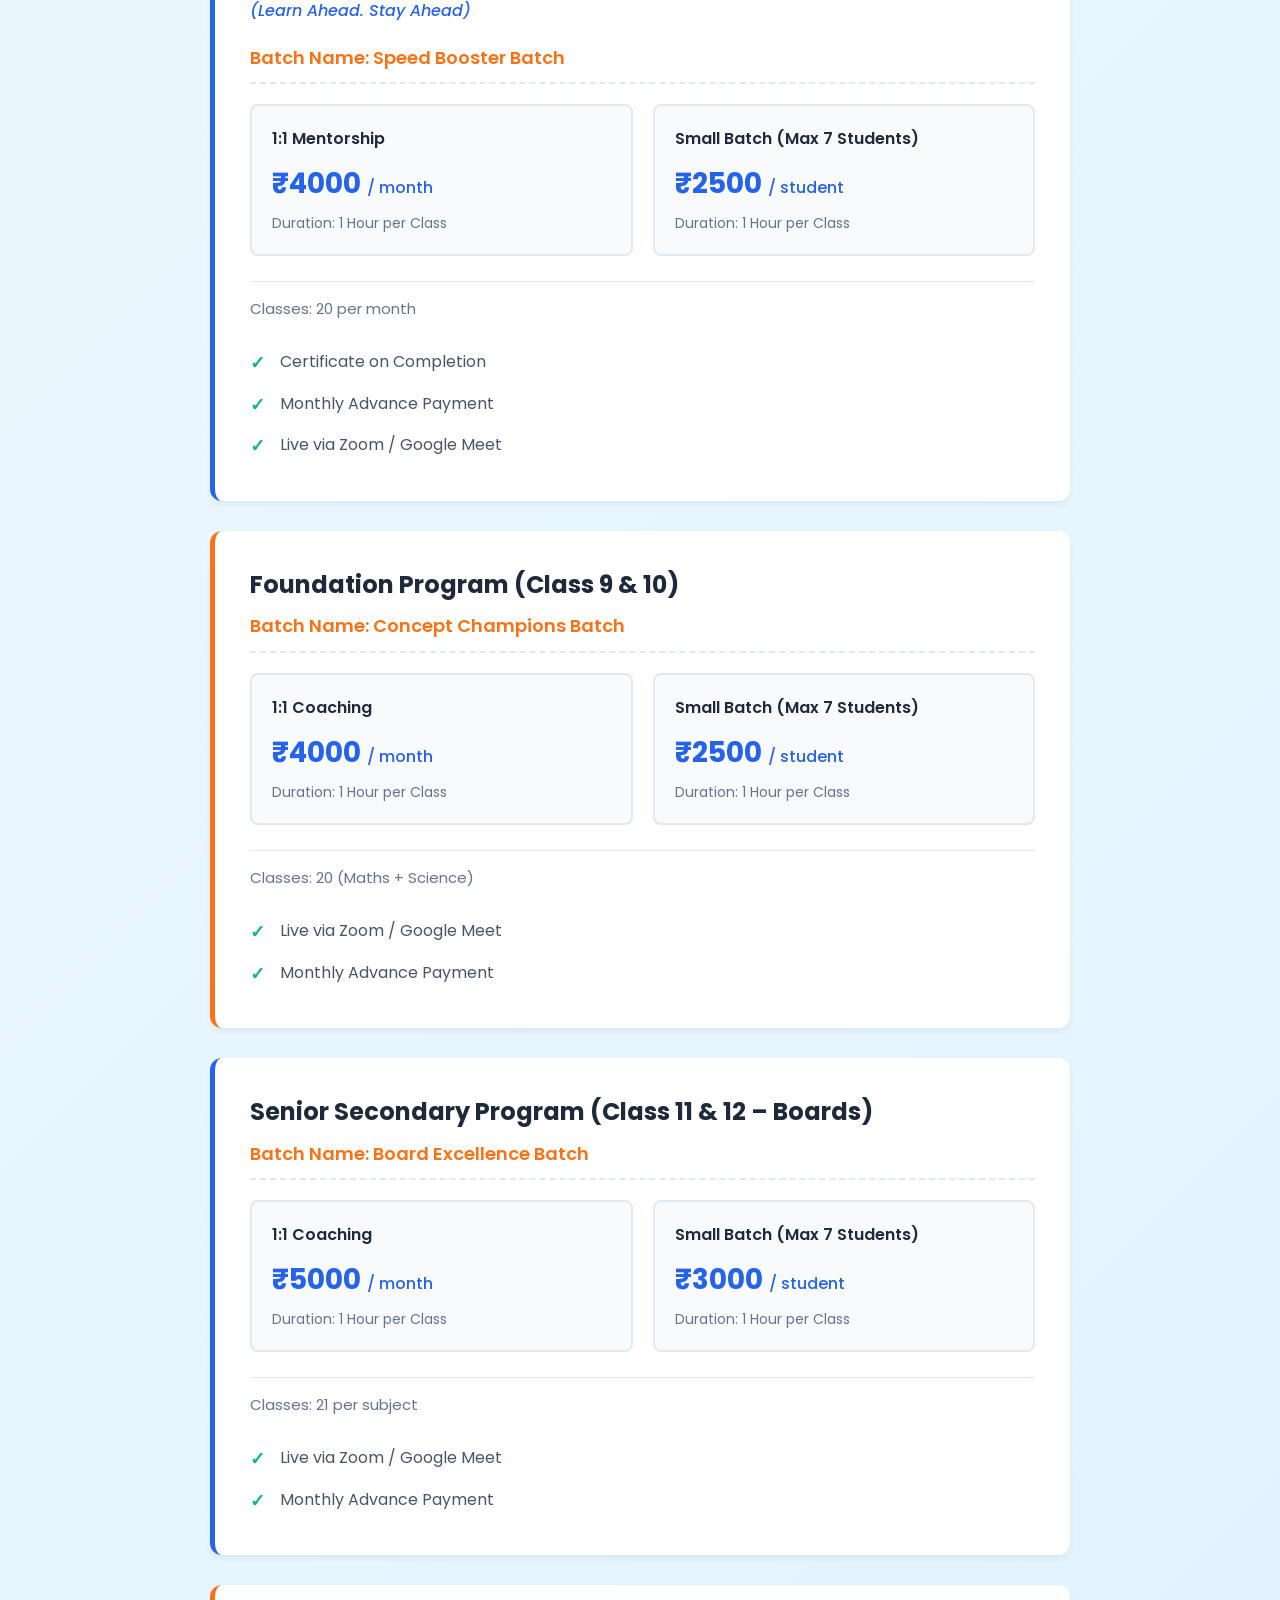
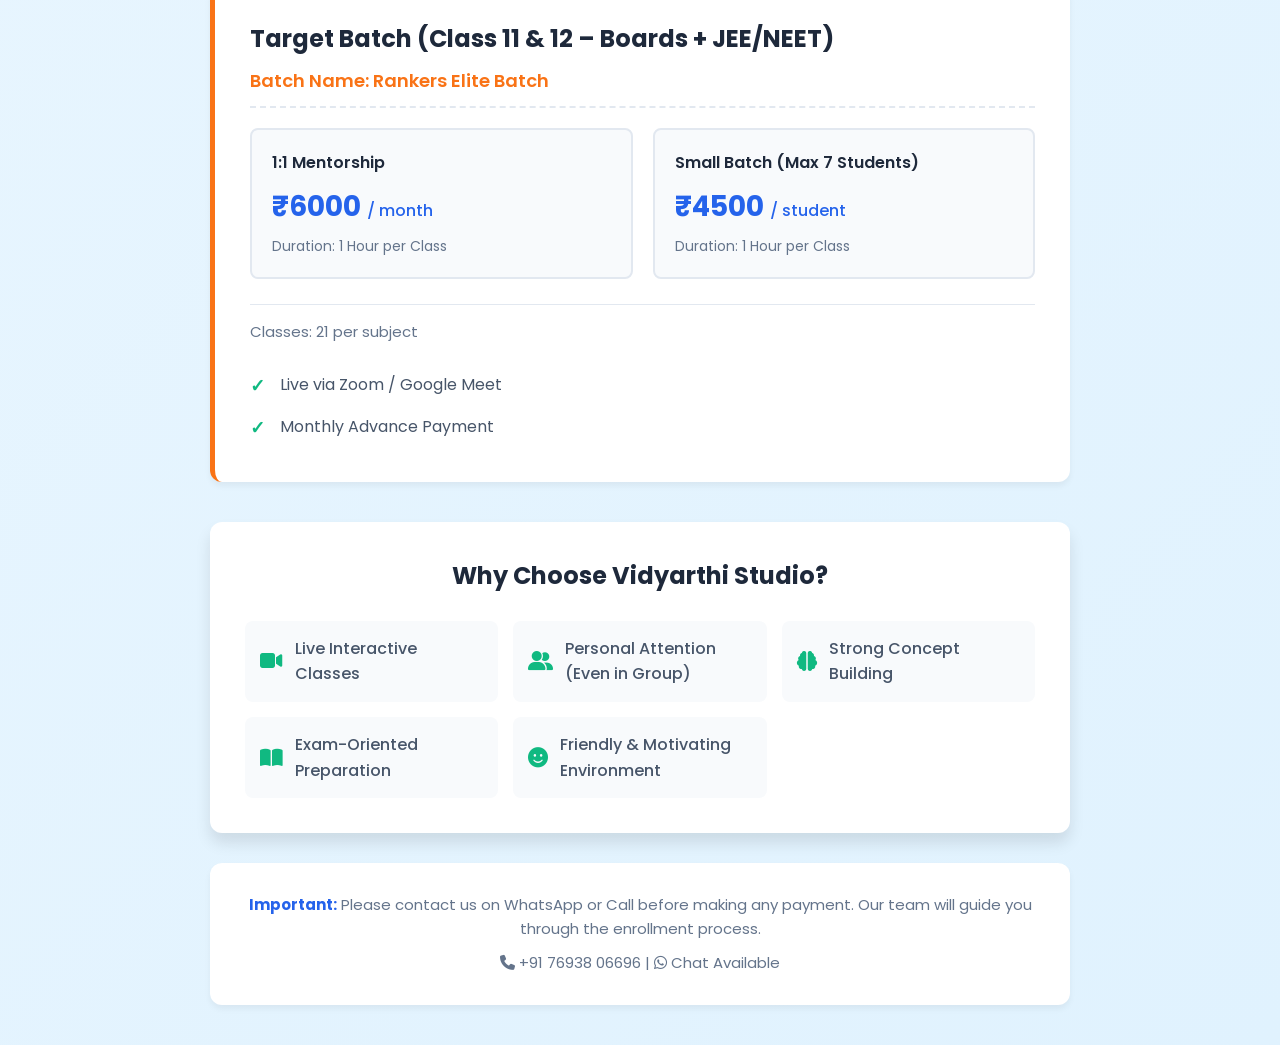
<file: fees.html>
<!DOCTYPE html>
<html lang="en">
<head>
    <meta charset="UTF-8">
    <meta name="viewport" content="width=device-width, initial-scale=1.0">
    <title>Vidyarthi Studio - Fees Structure 2026</title>
    <link rel="icon" type="image/png" href="images/favicon.png">
    <link rel="apple-touch-icon" href="images/favicon.png">
    <link href="https://fonts.googleapis.com/css2?family=Poppins:wght@300;400;500;600;700;800&display=swap" rel="stylesheet">
    <link rel="stylesheet" href="https://cdnjs.cloudflare.com/ajax/libs/font-awesome/6.4.0/css/all.min.css">
    <style>
        * {
            margin: 0;
            padding: 0;
            box-sizing: border-box;
        }

        body {
            font-family: 'Poppins', sans-serif;
            background: linear-gradient(135deg, #f0f9ff 0%, #e0f2fe 100%);
            color: #1e293b;
            line-height: 1.6;
            min-height: 100vh;
        }

        .container {
            max-width: 900px;
            margin: 0 auto;
            padding: 40px 20px;
        }

        /* Home Button */
        .home-btn-wrapper {
            margin-bottom: 30px;
        }

        .home-btn {
            display: inline-flex;
            align-items: center;
            gap: 8px;
            background: #2563eb;
            color: #ffffff;
            padding: 12px 28px;
            border-radius: 8px;
            text-decoration: none;
            font-weight: 600;
            font-size: 1rem;
            transition: all 0.3s ease;
            box-shadow: 0 4px 6px rgba(37, 99, 235, 0.2);
        }

        .home-btn:hover {
            background: #1d4ed8;
            transform: translateY(-2px);
            box-shadow: 0 6px 12px rgba(37, 99, 235, 0.3);
        }

        /* Header */
        .header-section {
            text-align: center;
            margin-bottom: 50px;
            padding: 40px 30px;
            background: #ffffff;
            border-radius: 12px;
            box-shadow: 0 10px 15px rgba(0, 0, 0, 0.1);
        }

        .header-title {
            font-size: 2.25rem;
            font-weight: 800;
            color: #2563eb;
            margin-bottom: 12px;
        }

        .header-subtitle {
            font-size: 1.125rem;
            color: #64748b;
            font-weight: 500;
        }

        /* Course Fee Sections */
        .fee-course-section {
            background: #ffffff;
            border-radius: 12px;
            padding: 35px;
            margin-bottom: 30px;
            box-shadow: 0 4px 6px rgba(0, 0, 0, 0.05);
            border-left: 5px solid #2563eb;
        }

        .fee-course-section:nth-child(even) {
            border-left-color: #f97316;
        }

        .course-name-heading {
            font-size: 1.5rem;
            font-weight: 700;
            color: #1e293b;
            margin-bottom: 8px;
        }

        .course-tagline-fee {
            font-size: 1rem;
            color: #2563eb;
            font-style: italic;
            margin-bottom: 20px;
            font-weight: 500;
        }

        .batch-name {
            font-size: 1.125rem;
            font-weight: 600;
            color: #f97316;
            margin-bottom: 20px;
            padding-bottom: 10px;
            border-bottom: 2px dashed #e2e8f0;
        }

        .pricing-options {
            display: grid;
            grid-template-columns: repeat(auto-fit, minmax(280px, 1fr));
            gap: 20px;
            margin-bottom: 25px;
        }

        .pricing-option {
            background: #f8fafc;
            padding: 20px;
            border-radius: 8px;
            border: 2px solid #e2e8f0;
        }

        .pricing-type {
            font-size: 1rem;
            font-weight: 600;
            color: #1e293b;
            margin-bottom: 10px;
        }

        .price-amount {
            font-size: 1.75rem;
            font-weight: 700;
            color: #2563eb;
            margin-bottom: 5px;
        }

        .price-duration {
            font-size: 0.875rem;
            color: #64748b;
        }

        .features-list {
            list-style: none;
            margin-top: 20px;
        }

        .features-list li {
            padding: 8px 0;
            padding-left: 30px;
            position: relative;
            color: #475569;
        }

        .features-list li:before {
            content: "✓";
            position: absolute;
            left: 0;
            color: #10b981;
            font-weight: 700;
            font-size: 1.125rem;
        }

        .classes-info {
            font-size: 0.9375rem;
            color: #64748b;
            margin-top: 15px;
            padding-top: 15px;
            border-top: 1px solid #e2e8f0;
        }

        /* Why Choose Section */
        .why-choose-section {
            background: #ffffff;
            border-radius: 12px;
            padding: 35px;
            margin-top: 40px;
            box-shadow: 0 10px 15px rgba(0, 0, 0, 0.1);
        }

        .why-choose-title {
            font-size: 1.5rem;
            font-weight: 700;
            color: #1e293b;
            margin-bottom: 25px;
            text-align: center;
        }

        .why-choose-list {
            display: grid;
            grid-template-columns: repeat(auto-fit, minmax(250px, 1fr));
            gap: 15px;
        }

        .why-choose-item {
            display: flex;
            align-items: center;
            gap: 12px;
            padding: 15px;
            background: #f8fafc;
            border-radius: 8px;
        }

        .why-choose-item i {
            color: #10b981;
            font-size: 1.25rem;
        }

        .why-choose-item span {
            font-size: 1rem;
            font-weight: 500;
            color: #475569;
        }

        /* Footer Note */
        .footer-note {
            text-align: center;
            padding: 30px;
            background: #ffffff;
            border-radius: 12px;
            margin-top: 30px;
            box-shadow: 0 4px 6px rgba(0, 0, 0, 0.05);
        }

        .footer-note p {
            color: #64748b;
            font-size: 0.9375rem;
        }

        .footer-note strong {
            color: #2563eb;
        }

        /* Responsive */
        @media (max-width: 768px) {
            .container {
                padding: 30px 15px;
            }

            .header-title {
                font-size: 1.75rem;
            }

            .header-subtitle {
                font-size: 1rem;
            }

            .fee-course-section {
                padding: 25px;
            }

            .course-name-heading {
                font-size: 1.25rem;
            }

            .pricing-options {
                grid-template-columns: 1fr;
            }

            .why-choose-list {
                grid-template-columns: 1fr;
            }
        }
    </style>
</head>
<body>
    <div class="container">
        <!-- Home Button -->
        <div class="home-btn-wrapper">
            <a href="index.html" class="home-btn">
                <i class="fas fa-home"></i> 🏠 Home
            </a>
        </div>

        <!-- Header Section -->
        <div class="header-section">
            <h1 class="header-title">VIDYARTHI STUDIO – FEES STRUCTURE 2026</h1>
            <p class="header-subtitle">Master Mathematics with Confidence</p>
        </div>

        <!-- Course 1: Vedic Mathematics -->
        <div class="fee-course-section">
            <h2 class="course-name-heading">Vedic Mathematics Course (Class 5 to 8)</h2>
            <p class="course-tagline-fee">(Speed Up Your Calculations. Power Up Your Confidence.)</p>
            
            <h3 class="batch-name">Batch Name: Lightning Calculation Batch</h3>

            <div class="pricing-options">
                <div class="pricing-option">
                    <div class="pricing-type">1:1 Personal Mentorship</div>
                    <div class="price-amount">₹5000 <span style="font-size: 1rem; font-weight: 500;">/ month</span></div>
                    <div class="price-duration">Duration: 1 Hour per Class</div>
                </div>

                <div class="pricing-option">
                    <div class="pricing-type">Smart Group Batch (Max 15 Students)</div>
                    <div class="price-amount">₹1199 <span style="font-size: 1rem; font-weight: 500;">/ student</span></div>
                    <div class="price-duration">Duration: 1 Hour per Class</div>
                </div>
            </div>

            <ul class="features-list">
                <li>One-time Payment</li>
                <li>Certificate on Completion</li>
                <li>Live via Zoom / Google Meet</li>
            </ul>
        </div>

        <!-- Course 2: Zero to Hero -->
        <div class="fee-course-section">
            <h2 class="course-name-heading">Zero to Hero Maths Course (Class 5 to 8)</h2>
            <p class="course-tagline-fee">(From Confusion to Confidence in Mathematics)</p>
            
            <h3 class="batch-name">Batch Name: Concept Builder Batch</h3>

            <div class="pricing-options">
                <div class="pricing-option">
                    <div class="pricing-type">1:1 Mentorship</div>
                    <div class="price-amount">₹4000 <span style="font-size: 1rem; font-weight: 500;">/ month</span></div>
                    <div class="price-duration">Duration: 1 Hour per Class</div>
                </div>

                <div class="pricing-option">
                    <div class="pricing-type">Small Batch (Max 7 Students)</div>
                    <div class="price-amount">₹2500 <span style="font-size: 1rem; font-weight: 500;">/ student</span></div>
                    <div class="price-duration">Duration: 1 Hour per Class</div>
                </div>
            </div>

            <div class="classes-info">Classes: 20 per month (5 days/week)</div>

            <ul class="features-list">
                <li>Certificate on Completion</li>
                <li>Monthly Advance Payment</li>
                <li>Live via Zoom / Google Meet</li>
            </ul>
        </div>

        <!-- Course 3: Maths Accelerator -->
        <div class="fee-course-section">
            <h2 class="course-name-heading">Maths Accelerator Program (Class 5 to 8)</h2>
            <p class="course-tagline-fee">(Learn Ahead. Stay Ahead)</p>
            
            <h3 class="batch-name">Batch Name: Speed Booster Batch</h3>

            <div class="pricing-options">
                <div class="pricing-option">
                    <div class="pricing-type">1:1 Mentorship</div>
                    <div class="price-amount">₹4000 <span style="font-size: 1rem; font-weight: 500;">/ month</span></div>
                    <div class="price-duration">Duration: 1 Hour per Class</div>
                </div>

                <div class="pricing-option">
                    <div class="pricing-type">Small Batch (Max 7 Students)</div>
                    <div class="price-amount">₹2500 <span style="font-size: 1rem; font-weight: 500;">/ student</span></div>
                    <div class="price-duration">Duration: 1 Hour per Class</div>
                </div>
            </div>

            <div class="classes-info">Classes: 20 per month</div>

            <ul class="features-list">
                <li>Certificate on Completion</li>
                <li>Monthly Advance Payment</li>
                <li>Live via Zoom / Google Meet</li>
            </ul>
        </div>

        <!-- Course 4: Foundation Program -->
        <div class="fee-course-section">
            <h2 class="course-name-heading">Foundation Program (Class 9 & 10)</h2>
            
            <h3 class="batch-name">Batch Name: Concept Champions Batch</h3>

            <div class="pricing-options">
                <div class="pricing-option">
                    <div class="pricing-type">1:1 Coaching</div>
                    <div class="price-amount">₹4000 <span style="font-size: 1rem; font-weight: 500;">/ month</span></div>
                    <div class="price-duration">Duration: 1 Hour per Class</div>
                </div>

                <div class="pricing-option">
                    <div class="pricing-type">Small Batch (Max 7 Students)</div>
                    <div class="price-amount">₹2500 <span style="font-size: 1rem; font-weight: 500;">/ student</span></div>
                    <div class="price-duration">Duration: 1 Hour per Class</div>
                </div>
            </div>

            <div class="classes-info">Classes: 20 (Maths + Science)</div>

            <ul class="features-list">
                <li>Live via Zoom / Google Meet</li>
                <li>Monthly Advance Payment</li>
            </ul>
        </div>

        <!-- Course 5: Senior Secondary Program -->
        <div class="fee-course-section">
            <h2 class="course-name-heading">Senior Secondary Program (Class 11 & 12 – Boards)</h2>
            
            <h3 class="batch-name">Batch Name: Board Excellence Batch</h3>

            <div class="pricing-options">
                <div class="pricing-option">
                    <div class="pricing-type">1:1 Coaching</div>
                    <div class="price-amount">₹5000 <span style="font-size: 1rem; font-weight: 500;">/ month</span></div>
                    <div class="price-duration">Duration: 1 Hour per Class</div>
                </div>

                <div class="pricing-option">
                    <div class="pricing-type">Small Batch (Max 7 Students)</div>
                    <div class="price-amount">₹3000 <span style="font-size: 1rem; font-weight: 500;">/ student</span></div>
                    <div class="price-duration">Duration: 1 Hour per Class</div>
                </div>
            </div>

            <div class="classes-info">Classes: 21 per subject</div>

            <ul class="features-list">
                <li>Live via Zoom / Google Meet</li>
                <li>Monthly Advance Payment</li>
            </ul>
        </div>

        <!-- Course 6: Target Batch -->
        <div class="fee-course-section">
            <h2 class="course-name-heading">Target Batch (Class 11 & 12 – Boards + JEE/NEET)</h2>
            
            <h3 class="batch-name">Batch Name: Rankers Elite Batch</h3>

            <div class="pricing-options">
                <div class="pricing-option">
                    <div class="pricing-type">1:1 Mentorship</div>
                    <div class="price-amount">₹6000 <span style="font-size: 1rem; font-weight: 500;">/ month</span></div>
                    <div class="price-duration">Duration: 1 Hour per Class</div>
                </div>

                <div class="pricing-option">
                    <div class="pricing-type">Small Batch (Max 7 Students)</div>
                    <div class="price-amount">₹4500 <span style="font-size: 1rem; font-weight: 500;">/ student</span></div>
                    <div class="price-duration">Duration: 1 Hour per Class</div>
                </div>
            </div>

            <div class="classes-info">Classes: 21 per subject</div>

            <ul class="features-list">
                <li>Live via Zoom / Google Meet</li>
                <li>Monthly Advance Payment</li>
            </ul>
        </div>

        <!-- Why Choose Section -->
        <div class="why-choose-section">
            <h2 class="why-choose-title">Why Choose Vidyarthi Studio?</h2>
            <div class="why-choose-list">
                <div class="why-choose-item">
                    <i class="fas fa-video"></i>
                    <span>Live Interactive Classes</span>
                </div>
                <div class="why-choose-item">
                    <i class="fas fa-user-friends"></i>
                    <span>Personal Attention (Even in Group)</span>
                </div>
                <div class="why-choose-item">
                    <i class="fas fa-brain"></i>
                    <span>Strong Concept Building</span>
                </div>
                <div class="why-choose-item">
                    <i class="fas fa-book-open"></i>
                    <span>Exam-Oriented Preparation</span>
                </div>
                <div class="why-choose-item">
                    <i class="fas fa-smile"></i>
                    <span>Friendly & Motivating Environment</span>
                </div>
            </div>
        </div>

        <!-- Footer Note -->
        <div class="footer-note">
            <p><strong>Important:</strong> Please contact us on WhatsApp or Call before making any payment. Our team will guide you through the enrollment process.</p>
            <p style="margin-top: 10px;"><i class="fas fa-phone"></i> +91 76938 06696 | <i class="fab fa-whatsapp"></i> Chat Available</p>
        </div>
    </div>
</body>
</html>
</file>
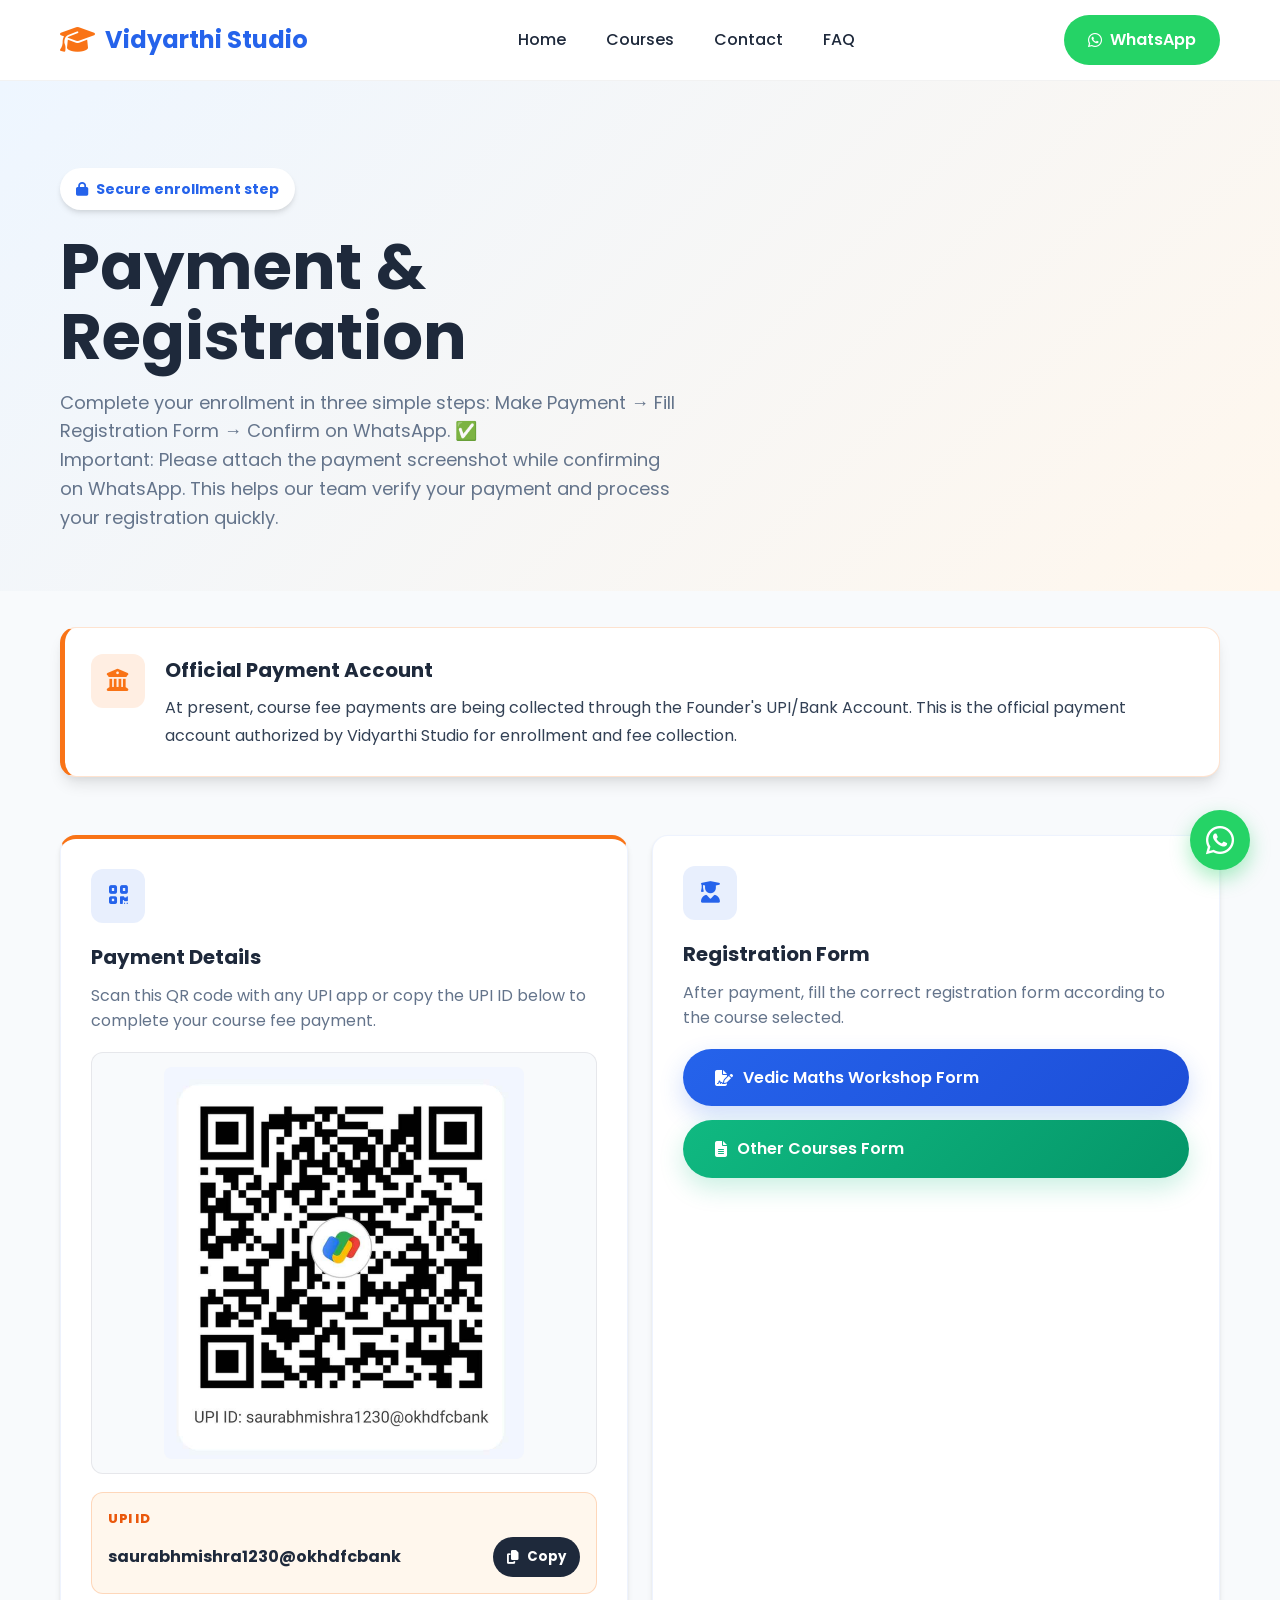
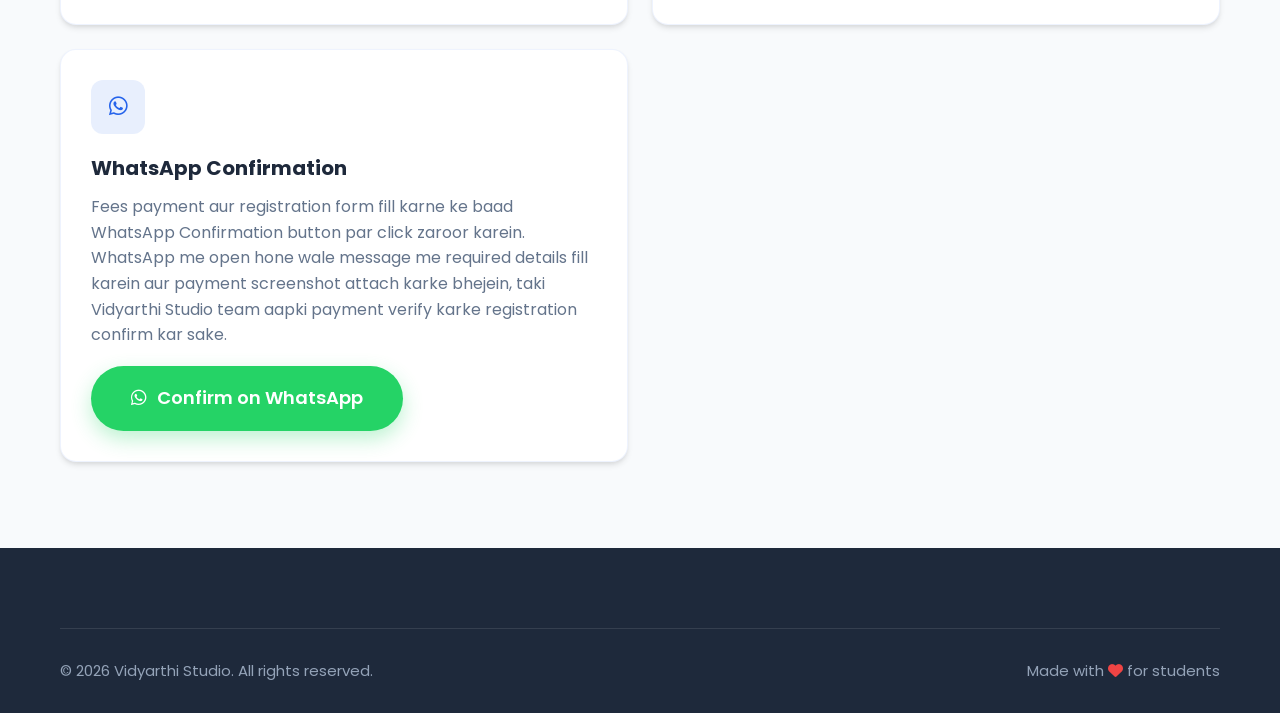
<file: payment-registration.html>
<!DOCTYPE html>
<html lang="en">
<head>
    <meta charset="UTF-8">
    <meta name="viewport" content="width=device-width, initial-scale=1.0">
    <title>Payment & Registration - Vidyarthi Studio</title>
    <link rel="icon" type="image/png" href="images/favicon.png">
    <link rel="apple-touch-icon" href="images/favicon.png">
    <link rel="stylesheet" href="style.css">
    <link rel="stylesheet" href="courses-simple.css">
    <link href="https://fonts.googleapis.com/css2?family=Poppins:wght@300;400;500;600;700;800&display=swap" rel="stylesheet">
    <link href="https://fonts.googleapis.com/css2?family=Noto+Serif+Devanagari:wght@400;700&family=Tiro+Devanagari+Sanskrit&display=swap" rel="stylesheet">
    <link rel="stylesheet" href="https://cdnjs.cloudflare.com/ajax/libs/font-awesome/6.4.0/css/all.min.css">
</head>
<body>
    <nav class="navbar">
        <div class="nav-container">
            <a href="index.html#home" class="logo">
                <i class="fas fa-graduation-cap"></i>
                <span>Vidyarthi Studio</span>
            </a>
            <button class="mobile-menu-btn" aria-label="Toggle menu">
                <span></span>
                <span></span>
                <span></span>
            </button>
            <ul class="nav-menu">
                <li><a href="index.html#home" class="nav-link">Home</a></li>
                <li><a href="courses.html" class="nav-link">Courses</a></li>
                <li><a href="index.html#contact" class="nav-link">Contact</a></li>
                <li><a href="index.html#faq-section" class="nav-link">FAQ</a></li>
            </ul>
            <a href="https://wa.me/917693806696" target="_blank" class="nav-cta">
                <i class="fab fa-whatsapp"></i> WhatsApp
            </a>
        </div>
    </nav>

    <main class="payment-register-page">
        <section class="payment-register-hero">
            <div class="container">
                <div class="payment-register-hero-content">
                    <span class="payment-register-badge">
                        <i class="fas fa-lock"></i> Secure enrollment step
                    </span>
                    <h1>Payment & Registration</h1>
                    <p>Complete your enrollment in three simple steps: Make Payment → Fill Registration Form → Confirm on WhatsApp. ✅</p>
                    <p>Important: Please attach the payment screenshot while confirming on WhatsApp. This helps our team verify your payment and process your registration quickly.</p>
                </div>
            </div>
        </section>

        <section class="payment-official-note">
            <div class="container">
                <div class="official-payment-card">
                    <div class="official-payment-icon">
                        <i class="fas fa-building-columns"></i>
                    </div>
                    <div>
                        <h2>Official Payment Account</h2>
                        <p>At present, course fee payments are being collected through the Founder's UPI/Bank Account. This is the official payment account authorized by Vidyarthi Studio for enrollment and fee collection.</p>
                    </div>
                </div>
            </div>
        </section>

        <section class="payment-register-content">
            <div class="container">
                <div class="payment-register-grid">
                    <div class="payment-register-panel payment-details-panel">
                        <div class="payment-register-panel-icon">
                            <i class="fas fa-qrcode"></i>
                        </div>
                        <h2>Payment Details</h2>
                        <p>Scan this QR code with any UPI app or copy the UPI ID below to complete your course fee payment.</p>
                        <div class="payment-qr-frame">
                            <img src="qr-payment.png?v=3" alt="Saurabh Shekhar UPI QR code for Vidyarthi Studio payment" width="698" height="760" loading="eager" decoding="async" onerror="this.onerror=null; this.src='qr-payment.jpg?v=3';">
                        </div>
                        <div class="upi-copy-box">
                            <span>UPI ID</span>
                            <strong id="upi-id">saurabhmishra1230@okhdfcbank</strong>
                            <button type="button" class="copy-upi-btn" data-copy-upi="saurabhmishra1230@okhdfcbank">
                                <i class="fas fa-copy"></i> Copy
                            </button>
                        </div>
                    </div>

                    <div class="payment-register-panel registration-form-panel">
                        <div class="payment-register-panel-icon">
                            <i class="fas fa-user-graduate"></i>
                        </div>
                        <h2>Registration Form</h2>
                        <p>After payment, fill the correct registration form according to the course selected.</p>
                        <div class="registration-buttons">
                            <a href="https://forms.gle/fwD91ZpCVzwqsxgL6" target="_blank" rel="noopener" class="btn btn-registration-form">
                                <i class="fas fa-file-signature"></i> Vedic Maths Workshop Form
                            </a>
                            <a href="https://forms.gle/nrz6voMteMAfpTXW9" target="_blank" rel="noopener" class="btn btn-registration-form secondary">
                                <i class="fas fa-file-lines"></i> Other Courses Form
                            </a>
                        </div>
                    </div>

                    <div class="payment-register-panel whatsapp-confirm-panel">
                        <div class="payment-register-panel-icon">
                            <i class="fab fa-whatsapp"></i>
                        </div>
                        <h2>WhatsApp Confirmation</h2>
                        <p>Fees payment aur registration form fill karne ke baad WhatsApp Confirmation button par click zaroor karein. WhatsApp me open hone wale message me required details fill karein aur payment screenshot attach karke bhejein, taki Vidyarthi Studio team aapki payment verify karke registration confirm kar sake.</p>
                        <a href="https://wa.me/917693806696?text=Hello%20Vidyarthi%20Studio%20Team%2C%0D%0A%0D%0A%E2%9C%85%20Payment%20Completed%0D%0ACourse%20name%3A_____________%0D%0A%0D%0AParent%20Name%3A%20__________%0D%0A%0D%0AStudent%20Name%3A%20__________%0D%0A%0D%0AClass%3A%20__________%0D%0A%0D%0A%F0%9F%93%B8%20I%20have%20attached%20the%20payment%20screenshot.%0D%0A%0D%0AKindly%20verify%20my%20payment%20and%20confirm%20my%20registration.%0D%0A%0D%0AThank%20You." target="_blank" rel="noopener" class="btn btn-whatsapp-large">
                            <i class="fab fa-whatsapp"></i> Confirm on WhatsApp
                        </a>
                    </div>
                </div>
            </div>
        </section>
    </main>

    <footer class="footer payment-register-footer">
        <div class="container">
            <div class="footer-bottom">
                <p>&copy; 2026 Vidyarthi Studio. All rights reserved.</p>
                <p>Made with <i class="fas fa-heart"></i> for students</p>
            </div>
        </div>
    </footer>

    <a href="https://wa.me/917693806696" target="_blank" class="whatsapp-float" aria-label="Chat on WhatsApp">
        <i class="fab fa-whatsapp"></i>
    </a>

    <script src="script.js"></script>
</body>
</html>
</file>
<file: style.css>
/* ============================================
   Vidyarthi Studio - Main Stylesheet
   Modern Educational Website
   ============================================ */

/* CSS Variables */
:root {
    --primary: #2563eb;
    --primary-dark: #1d4ed8;
    --primary-light: #3b82f6;
    --secondary: #f97316;
    --secondary-dark: #ea580c;
    --accent: #10b981;
    --dark: #1e293b;
    --dark-light: #334155;
    --gray: #64748b;
    --gray-light: #94a3b8;
    --light: #f8fafc;
    --white: #ffffff;
    --whatsapp: #25d366;
    --whatsapp-dark: #128c7e;
    
    --gradient-primary: linear-gradient(135deg, var(--primary) 0%, var(--primary-dark) 100%);
    --gradient-secondary: linear-gradient(135deg, var(--secondary) 0%, var(--secondary-dark) 100%);
    --gradient-hero: linear-gradient(135deg, #667eea 0%, #764ba2 100%);
    
    --shadow-sm: 0 1px 2px 0 rgba(0, 0, 0, 0.05);
    --shadow: 0 4px 6px -1px rgba(0, 0, 0, 0.1), 0 2px 4px -1px rgba(0, 0, 0, 0.06);
    --shadow-lg: 0 10px 15px -3px rgba(0, 0, 0, 0.1), 0 4px 6px -2px rgba(0, 0, 0, 0.05);
    --shadow-xl: 0 20px 25px -5px rgba(0, 0, 0, 0.1), 0 10px 10px -5px rgba(0, 0, 0, 0.04);
    --shadow-glow: 0 0 40px rgba(37, 99, 235, 0.3);
    
    --radius-sm: 8px;
    --radius: 12px;
    --radius-lg: 16px;
    --radius-xl: 24px;
    --radius-full: 9999px;
    
    --transition: all 0.3s cubic-bezier(0.4, 0, 0.2, 1);
    --transition-slow: all 0.5s cubic-bezier(0.4, 0, 0.2, 1);
}

/* Reset & Base */
*, *::before, *::after {
    margin: 0;
    padding: 0;
    box-sizing: border-box;
}

html {
    scroll-behavior: smooth;
}

body {
    font-family: 'Poppins', -apple-system, BlinkMacSystemFont, sans-serif;
    line-height: 1.6;
    color: var(--dark);
    background: var(--white);
    overflow-x: hidden;
}

a {
    text-decoration: none;
    color: inherit;
    transition: var(--transition);
}

ul {
    list-style: none;
}

img {
    max-width: 100%;
    height: auto;
}

.container {
    max-width: 1200px;
    margin: 0 auto;
    padding: 0 20px;
}

/* ============================================
   Navigation
   ============================================ */
.navbar {
    position: fixed;
    top: 0;
    left: 0;
    right: 0;
    z-index: 1000;
    background: rgba(255, 255, 255, 0.95);
    backdrop-filter: blur(20px);
    border-bottom: 1px solid rgba(0, 0, 0, 0.05);
    transition: var(--transition);
}

.navbar.scrolled {
    box-shadow: var(--shadow-lg);
}

.nav-container {
    max-width: 1200px;
    margin: 0 auto;
    padding: 0 20px;
    display: flex;
    align-items: center;
    justify-content: space-between;
    height: 80px;
}

.logo {
    display: flex;
    align-items: center;
    gap: 10px;
    font-size: 1.5rem;
    font-weight: 700;
    color: var(--primary);
}

.logo i {
    font-size: 1.75rem;
    color: var(--secondary);
}

.nav-menu {
    display: flex;
    align-items: center;
    gap: 40px;
}

.nav-link {
    font-weight: 500;
    color: var(--dark);
    position: relative;
    padding: 8px 0;
}

.nav-link::after {
    content: '';
    position: absolute;
    bottom: 0;
    left: 0;
    width: 0;
    height: 2px;
    background: var(--gradient-primary);
    transition: var(--transition);
}

.nav-link:hover::after,
.nav-link.active::after {
    width: 100%;
}

.nav-link:hover,
.nav-link.active {
    color: var(--primary);
}

/* Navigation Dropdown */
.nav-dropdown {
    position: relative;
}

.dropdown-toggle {
    display: flex;
    align-items: center;
    gap: 6px;
}

.dropdown-arrow {
    font-size: 0.75rem;
    transition: transform 0.3s ease;
}

.nav-dropdown:hover .dropdown-arrow,
.nav-dropdown.active .dropdown-arrow {
    transform: rotate(180deg);
}

.dropdown-menu {
    position: absolute;
    top: 100%;
    left: 50%;
    transform: translateX(-50%) translateY(10px);
    background: var(--white);
    border-radius: var(--radius-lg);
    box-shadow: 0 10px 40px rgba(0, 0, 0, 0.15);
    padding: 8px;
    min-width: 220px;
    opacity: 0;
    visibility: hidden;
    transition: all 0.3s ease;
    z-index: 1000;
    border: 1px solid rgba(0, 0, 0, 0.05);
}

.nav-dropdown:hover .dropdown-menu,
.nav-dropdown.active .dropdown-menu {
    opacity: 1;
    visibility: visible;
    transform: translateX(-50%) translateY(0);
}

.dropdown-menu li {
    list-style: none;
}

.dropdown-menu a {
    display: block;
    padding: 12px 16px;
    color: var(--dark);
    font-size: 0.9375rem;
    font-weight: 500;
    border-radius: var(--radius);
    transition: var(--transition);
    white-space: nowrap;
}

.dropdown-menu a:hover {
    background: var(--light);
    color: var(--primary);
}

.nav-cta {
    display: flex;
    align-items: center;
    gap: 8px;
    background: var(--whatsapp);
    color: var(--white);
    padding: 12px 24px;
    border-radius: var(--radius-full);
    font-weight: 600;
    transition: var(--transition);
}

.nav-cta:hover {
    background: var(--whatsapp-dark);
    transform: translateY(-2px);
    box-shadow: 0 8px 20px rgba(37, 211, 102, 0.3);
}

.mobile-menu-btn {
    display: none;
    flex-direction: column;
    gap: 5px;
    background: none;
    border: none;
    cursor: pointer;
    padding: 5px;
}

.mobile-menu-btn span {
    width: 25px;
    height: 3px;
    background: var(--dark);
    border-radius: 3px;
    transition: var(--transition);
}

/* ============================================
   Hero Section
   ============================================ */
.hero {
    min-height: 100vh;
    display: flex;
    align-items: center;
    padding: 120px 0 80px;
    position: relative;
    background: linear-gradient(135deg, #f0f9ff 0%, #e0f2fe 50%, #f0f9ff 100%);
    overflow: hidden;
}

.hero-bg-shapes {
    position: absolute;
    inset: 0;
    overflow: hidden;
    pointer-events: none;
}

.shape {
    position: absolute;
    border-radius: 50%;
    opacity: 0.1;
}

.shape-1 {
    width: 600px;
    height: 600px;
    background: var(--primary);
    top: -200px;
    right: -200px;
    animation: float 20s infinite ease-in-out;
}

.shape-2 {
    width: 400px;
    height: 400px;
    background: var(--secondary);
    bottom: -100px;
    left: -100px;
    animation: float 15s infinite ease-in-out reverse;
}

.shape-3 {
    width: 300px;
    height: 300px;
    background: var(--accent);
    top: 50%;
    left: 30%;
    animation: float 18s infinite ease-in-out;
}

@keyframes float {
    0%, 100% { transform: translate(0, 0) rotate(0deg); }
    33% { transform: translate(30px, -30px) rotate(120deg); }
    66% { transform: translate(-20px, 20px) rotate(240deg); }
}

.hero .container {
    display: grid;
    grid-template-columns: 1fr 1fr;
    gap: 60px;
    align-items: center;
}

.hero-badge {
    display: inline-flex;
    align-items: center;
    gap: 8px;
    background: rgba(37, 99, 235, 0.1);
    color: var(--primary);
    padding: 8px 16px;
    border-radius: var(--radius-full);
    font-size: 0.875rem;
    font-weight: 600;
    margin-bottom: 24px;
}

.hero-badge i {
    color: var(--secondary);
}

/* Vidyarthi Photo Section */
.vidyarthi-photo-section {
    margin-bottom: 32px;
    display: flex;
    justify-content: center;
    align-items: center;
}

.vidyarthi-main-photo {
    max-width: 100%;
    width: 100%;
    height: auto;
    max-height: 700px;
    border-radius: var(--radius-lg);
    box-shadow: var(--shadow-xl);
    border: 6px solid var(--white);
    transition: var(--transition);
    object-fit: cover;
}

.vidyarthi-main-photo:hover {
    transform: scale(1.02);
    box-shadow: 0 25px 50px -12px rgba(0, 0, 0, 0.25);
}

/* Vedika Full Width Photo Section */
.vedika-photo-section {
    width: 100%;
    padding: 40px 0;
    background: linear-gradient(135deg, rgba(37, 99, 235, 0.03), rgba(249, 115, 22, 0.03));
}

.container-fluid {
    width: 100%;
    padding: 0;
    margin: 0;
}

.vedika-full-width-photo {
    width: 100%;
    height: auto;
    max-height: 800px;
    object-fit: cover;
    display: block;
    border-radius: var(--radius-lg);
    box-shadow: var(--shadow-xl);
    border: 8px solid var(--white);
    transition: var(--transition);
}

.vedika-full-width-photo:hover {
    transform: scale(1.01);
    box-shadow: 0 30px 60px -15px rgba(0, 0, 0, 0.3);
}

/* Testimonial Photo Banner */
.testimonial-photo-banner {
    margin-bottom: 40px;
    display: flex;
    justify-content: center;
    align-items: center;
    padding: 30px;
    background: linear-gradient(135deg, rgba(37, 99, 235, 0.05), rgba(249, 115, 22, 0.05));
    border-radius: var(--radius-lg);
    border: 3px solid rgba(37, 99, 235, 0.15);
}

.testimonial-main-photo {
    max-width: 100%;
    width: 100%;
    height: auto;
    max-height: 700px;
    border-radius: var(--radius-lg);
    box-shadow: var(--shadow-xl);
    border: 6px solid var(--white);
    transition: var(--transition);
    object-fit: cover;
}

.testimonial-main-photo:hover {
    transform: scale(1.02);
    box-shadow: 0 25px 50px -12px rgba(0, 0, 0, 0.35);
}

/* Hero Philosophy Quote */
.hero-philosophy {
    margin-bottom: 32px;
    padding-bottom: 24px;
    border-bottom: 2px solid rgba(37, 99, 235, 0.1);
}

.philosophy-hindi {
    font-family: 'Noto Serif Devanagari', serif;
    font-size: 2rem;
    font-weight: 700;
    color: var(--dark);
    line-height: 1.4;
    margin-bottom: 12px;
    text-align: center;
}

.concept-highlight {
    color: var(--primary);
    font-weight: 800;
    position: relative;
}

.concept-highlight::after {
    content: '';
    position: absolute;
    bottom: 2px;
    left: 0;
    right: 0;
    height: 4px;
    background: linear-gradient(90deg, var(--primary), var(--secondary));
    border-radius: 2px;
    opacity: 0.3;
}

.philosophy-english {
    font-size: 1rem;
    color: var(--gray);
    font-style: italic;
    text-align: center;
    margin: 0 0 8px 0;
}

.philosophy-supporting {
    font-size: 0.9375rem;
    color: var(--primary);
    font-weight: 500;
    text-align: center;
    margin: 0;
}

.hero-title {
    font-size: 3.5rem;
    font-weight: 800;
    line-height: 1.2;
    margin-bottom: 24px;
    color: var(--dark);
}

.hero-title .highlight {
    background: var(--gradient-primary);
    -webkit-background-clip: text;
    -webkit-text-fill-color: transparent;
    background-clip: text;
}

.hero-subtitle {
    font-size: 1.125rem;
    color: var(--gray);
    margin-bottom: 40px;
    max-width: 540px;
    line-height: 1.8;
}

.hero-stats {
    display: flex;
    gap: 40px;
    margin-bottom: 40px;
}

.stat {
    text-align: center;
}

.stat-number {
    display: block;
    font-size: 2.5rem;
    font-weight: 800;
    color: var(--primary);
    line-height: 1;
}

.stat-label {
    font-size: 0.875rem;
    color: var(--gray);
    font-weight: 500;
}

.hero-cta {
    display: flex;
    gap: 16px;
    flex-wrap: wrap;
}

.btn {
    display: inline-flex;
    align-items: center;
    gap: 10px;
    padding: 16px 32px;
    border-radius: var(--radius-full);
    font-weight: 600;
    font-size: 1rem;
    transition: var(--transition);
    border: none;
    cursor: pointer;
}

.btn-primary {
    background: var(--gradient-primary);
    color: var(--white);
    box-shadow: 0 8px 20px rgba(37, 99, 235, 0.3);
}

.btn-primary:hover {
    transform: translateY(-3px);
    box-shadow: 0 12px 30px rgba(37, 99, 235, 0.4);
}

.btn-whatsapp {
    background: var(--whatsapp);
    color: var(--white);
    box-shadow: 0 8px 20px rgba(37, 211, 102, 0.3);
}

.btn-whatsapp:hover {
    background: var(--whatsapp-dark);
    transform: translateY(-3px);
    box-shadow: 0 12px 30px rgba(37, 211, 102, 0.4);
}

/* Hero Image */
.hero-image {
    position: relative;
}

.hero-card {
    background: var(--white);
    border-radius: var(--radius-xl);
    padding: 40px;
    box-shadow: var(--shadow-xl);
    position: relative;
    min-height: 400px;
    display: flex;
    align-items: center;
    justify-content: center;
}

.floating-badge {
    position: absolute;
    display: flex;
    align-items: center;
    gap: 8px;
    background: var(--white);
    padding: 12px 20px;
    border-radius: var(--radius-full);
    box-shadow: var(--shadow-lg);
    font-size: 0.875rem;
    font-weight: 600;
    animation: float-badge 3s infinite ease-in-out;
}

.badge-1 {
    top: 20px;
    left: -20px;
    color: var(--primary);
}

.badge-2 {
    bottom: 40px;
    right: -20px;
    color: var(--secondary);
    animation-delay: 1.5s;
}

.floating-badge i {
    font-size: 1.25rem;
}

@keyframes float-badge {
    0%, 100% { transform: translateY(0); }
    50% { transform: translateY(-10px); }
}

.student-illustration {
    text-align: center;
}

.math-symbols {
    display: flex;
    justify-content: center;
    gap: 20px;
    margin-bottom: 30px;
}

.math-symbols .symbol {
    font-size: 2rem;
    font-weight: 700;
    color: var(--primary);
    opacity: 0.3;
    animation: symbol-pulse 2s infinite ease-in-out;
}

.math-symbols .symbol:nth-child(2) { animation-delay: 0.2s; }
.math-symbols .symbol:nth-child(3) { animation-delay: 0.4s; }
.math-symbols .symbol:nth-child(4) { animation-delay: 0.6s; }
.math-symbols .symbol:nth-child(5) { animation-delay: 0.8s; }

@keyframes symbol-pulse {
    0%, 100% { opacity: 0.3; transform: scale(1); }
    50% { opacity: 0.8; transform: scale(1.1); }
}

.illustration-main {
    font-size: 8rem;
    color: var(--primary);
    opacity: 0.2;
}

.scroll-indicator {
    position: absolute;
    bottom: 30px;
    left: 50%;
    transform: translateX(-50%);
    display: flex;
    flex-direction: column;
    align-items: center;
    gap: 10px;
    color: var(--gray);
    font-size: 0.875rem;
}

.mouse {
    width: 24px;
    height: 40px;
    border: 2px solid var(--gray-light);
    border-radius: var(--radius-full);
    position: relative;
}

.wheel {
    width: 4px;
    height: 8px;
    background: var(--gray-light);
    border-radius: var(--radius-full);
    position: absolute;
    top: 8px;
    left: 50%;
    transform: translateX(-50%);
    animation: scroll-wheel 2s infinite;
}

@keyframes scroll-wheel {
    0% { opacity: 1; top: 8px; }
    100% { opacity: 0; top: 20px; }
}

/* ============================================
   Features Section
   ============================================ */
.features {
    padding: 80px 0;
    background: var(--white);
}

.features-grid {
    display: grid;
    grid-template-columns: repeat(4, 1fr);
    gap: 30px;
}

.feature-card {
    text-align: center;
    padding: 40px 24px;
    border-radius: var(--radius-lg);
    background: var(--light);
    transition: var(--transition);
}

.feature-card:hover {
    transform: translateY(-10px);
    box-shadow: var(--shadow-xl);
    background: var(--white);
}

.feature-icon {
    width: 70px;
    height: 70px;
    background: var(--gradient-primary);
    border-radius: var(--radius);
    display: flex;
    align-items: center;
    justify-content: center;
    margin: 0 auto 24px;
    font-size: 1.75rem;
    color: var(--white);
}

.feature-card:nth-child(2) .feature-icon {
    background: var(--gradient-secondary);
}

.feature-card:nth-child(3) .feature-icon {
    background: linear-gradient(135deg, var(--accent) 0%, #059669 100%);
}

.feature-card:nth-child(4) .feature-icon {
    background: linear-gradient(135deg, #8b5cf6 0%, #7c3aed 100%);
}

.feature-card h3 {
    font-size: 1.25rem;
    font-weight: 700;
    margin-bottom: 12px;
    color: var(--dark);
}

.feature-card p {
    color: var(--gray);
    font-size: 0.9375rem;
    line-height: 1.7;
}

/* ============================================
   Section Headers
   ============================================ */
.section-header {
    text-align: center;
    margin-bottom: 60px;
}

.section-tag {
    display: inline-block;
    background: rgba(37, 99, 235, 0.1);
    color: var(--primary);
    padding: 8px 20px;
    border-radius: var(--radius-full);
    font-size: 0.875rem;
    font-weight: 600;
    margin-bottom: 16px;
}

.section-title {
    font-size: 2.75rem;
    font-weight: 800;
    color: var(--dark);
    margin-bottom: 16px;
    line-height: 1.3;
}

.section-title .highlight {
    background: var(--gradient-primary);
    -webkit-background-clip: text;
    -webkit-text-fill-color: transparent;
    background-clip: text;
}

.section-subtitle {
    font-size: 1.125rem;
    color: var(--gray);
    max-width: 600px;
    margin: 0 auto;
}

/* ============================================
   Courses Section
   ============================================ */
.courses {
    padding: 100px 0;
    background: linear-gradient(180deg, var(--light) 0%, var(--white) 100%);
}

.course-category {
    margin-bottom: 60px;
}

/* View All Courses Banner */
.view-all-courses {
    background: linear-gradient(135deg, #f0f9ff 0%, #e0f2fe 100%);
    border-radius: var(--radius-xl);
    padding: 40px;
    text-align: center;
    margin-bottom: 50px;
    border: 2px dashed var(--primary);
}

.view-all-courses p {
    font-size: 1.125rem;
    color: var(--dark);
    margin-bottom: 20px;
    font-weight: 500;
}

.btn-view-courses {
    display: inline-flex;
    align-items: center;
    gap: 10px;
    background: var(--gradient-primary);
    color: var(--white);
    padding: 16px 32px;
    border-radius: var(--radius-full);
    font-weight: 600;
    font-size: 1rem;
    box-shadow: 0 8px 20px rgba(37, 99, 235, 0.3);
    transition: var(--transition);
}

.btn-view-courses:hover {
    transform: translateY(-3px);
    box-shadow: 0 12px 30px rgba(37, 99, 235, 0.4);
}

.course-category:last-child {
    margin-bottom: 0;
}

.category-title {
    font-size: 1.5rem;
    font-weight: 700;
    color: var(--dark);
    margin-bottom: 30px;
    display: flex;
    align-items: center;
    gap: 12px;
    padding-bottom: 15px;
    border-bottom: 2px solid rgba(37, 99, 235, 0.1);
}

.category-title i {
    width: 45px;
    height: 45px;
    background: var(--gradient-primary);
    border-radius: var(--radius);
    display: flex;
    align-items: center;
    justify-content: center;
    color: var(--white);
    font-size: 1.25rem;
}

.courses-grid {
    display: grid;
    grid-template-columns: repeat(3, 1fr);
    gap: 30px;
}

.courses-grid.single-course {
    grid-template-columns: 1fr;
    max-width: 600px;
    margin: 0 auto;
}

.course-card {
    background: var(--white);
    border-radius: var(--radius-xl);
    overflow: hidden;
    box-shadow: var(--shadow);
    transition: var(--transition);
    position: relative;
    border: 1px solid rgba(0, 0, 0, 0.05);
}

.course-card:hover {
    transform: translateY(-10px);
    box-shadow: var(--shadow-xl);
}

.course-card.featured {
    border: 2px solid var(--primary);
    transform: scale(1.05);
}

.course-card.featured:hover {
    transform: scale(1.05) translateY(-10px);
}

.course-badge {
    position: absolute;
    top: 20px;
    right: 20px;
    background: var(--gradient-secondary);
    color: var(--white);
    padding: 6px 16px;
    border-radius: var(--radius-full);
    font-size: 0.75rem;
    font-weight: 700;
    text-transform: uppercase;
    letter-spacing: 0.5px;
}

.course-header {
    padding: 40px 30px 30px;
    text-align: center;
    background: linear-gradient(135deg, #f8fafc 0%, #f1f5f9 100%);
}

.course-icon {
    width: 80px;
    height: 80px;
    background: var(--gradient-primary);
    border-radius: var(--radius-lg);
    display: flex;
    align-items: center;
    justify-content: center;
    margin: 0 auto 20px;
    font-size: 2rem;
    color: var(--white);
}

.course-icon.orange {
    background: var(--gradient-secondary);
}

.course-icon.blue {
    background: linear-gradient(135deg, #06b6d4 0%, #0891b2 100%);
}

.course-icon.purple {
    background: linear-gradient(135deg, #8b5cf6 0%, #7c3aed 100%);
}

.course-icon.red {
    background: linear-gradient(135deg, #ef4444 0%, #dc2626 100%);
}

.course-icon.green {
    background: linear-gradient(135deg, #10b981 0%, #059669 100%);
}

.course-card.science-batch {
    border: 2px solid #8b5cf6;
}

.course-card.jee-batch {
    border: 2px solid #ef4444;
}

.course-card.neet-batch {
    border: 2px solid #10b981;
}

.course-header h3 {
    font-size: 1.375rem;
    font-weight: 700;
    color: var(--dark);
    margin-bottom: 8px;
}

.course-tagline {
    font-size: 1rem;
    color: var(--primary);
    font-weight: 600;
    font-style: italic;
    margin-top: 8px;
    padding: 8px 16px;
    background: rgba(37, 99, 235, 0.08);
    border-radius: var(--radius-full);
    display: inline-block;
}

.course-body {
    padding: 30px;
}

.course-price {
    text-align: center;
    margin-bottom: 30px;
    padding-bottom: 30px;
    border-bottom: 1px dashed var(--gray-light);
}

.original-price {
    display: block;
    font-size: 1.25rem;
    color: var(--gray-light);
    text-decoration: line-through;
    margin-bottom: 4px;
}

.offer-price {
    font-size: 2.5rem;
    font-weight: 800;
    color: var(--primary);
    line-height: 1;
}

.price-note {
    display: block;
    font-size: 0.875rem;
    color: var(--gray);
    margin-top: 4px;
}

.course-features {
    margin-bottom: 30px;
}

.course-features li {
    display: flex;
    align-items: center;
    gap: 12px;
    padding: 10px 0;
    color: var(--dark-light);
    font-size: 0.9375rem;
}

.course-features li i {
    color: var(--accent);
    font-size: 1rem;
}

.course-footer {
    padding: 0 30px 30px;
}

.btn-course {
    width: 100%;
    justify-content: center;
    background: var(--whatsapp);
    color: var(--white);
    font-size: 1rem;
}

.btn-course:hover {
    background: var(--whatsapp-dark);
    transform: translateY(-2px);
}

/* ============================================
   About Section - New Attractive Design
   ============================================ */
.about {
    padding: 100px 0;
    background: linear-gradient(180deg, #f8fafc 0%, #ffffff 50%, #f8fafc 100%);
    position: relative;
    overflow: hidden;
}

.about::before {
    content: '';
    position: absolute;
    top: -50%;
    right: -20%;
    width: 600px;
    height: 600px;
    background: radial-gradient(circle, rgba(37, 99, 235, 0.03) 0%, transparent 70%);
    border-radius: 50%;
}

.about::after {
    content: '';
    position: absolute;
    bottom: -30%;
    left: -10%;
    width: 500px;
    height: 500px;
    background: radial-gradient(circle, rgba(249, 115, 22, 0.03) 0%, transparent 70%);
    border-radius: 50%;
}

.about-intro-text {
    text-align: center;
    max-width: 700px;
    margin: 0 auto 60px;
    position: relative;
    z-index: 1;
}

.about-intro-text p {
    font-size: 1.25rem;
    color: var(--gray);
    line-height: 1.8;
}

/* Trusted Brands Experience */
.brands-experience {
    text-align: center;
    margin-bottom: 50px;
    position: relative;
    z-index: 1;
}

.brands-label {
    font-size: 1rem;
    font-weight: 600;
    color: var(--gray);
    text-transform: uppercase;
    letter-spacing: 2px;
    margin-bottom: 20px;
}

.brands-logos {
    display: flex;
    justify-content: center;
    gap: 40px;
    flex-wrap: wrap;
}

.brand-item {
    display: flex;
    align-items: center;
    gap: 12px;
    background: var(--white);
    padding: 16px 32px;
    border-radius: var(--radius-lg);
    box-shadow: var(--shadow);
    border: 2px solid rgba(37, 99, 235, 0.1);
    transition: var(--transition);
}

.brand-item:hover {
    transform: translateY(-5px);
    box-shadow: var(--shadow-lg);
    border-color: var(--primary);
}

.brand-item i {
    font-size: 1.75rem;
    color: var(--primary);
}

.brand-item span {
    font-size: 1.25rem;
    font-weight: 700;
    color: var(--dark);
}

/* Faculties Section */
.faculties-section {
    background: linear-gradient(135deg, #f0f9ff 0%, #e0f2fe 100%);
    border-radius: var(--radius-xl);
    padding: 50px 40px;
    margin-bottom: 60px;
    text-align: center;
    position: relative;
    z-index: 1;
}

.faculties-title {
    font-size: 1.75rem;
    font-weight: 700;
    color: var(--dark);
    margin-bottom: 16px;
    display: flex;
    align-items: center;
    justify-content: center;
    gap: 12px;
}

.faculties-title i {
    color: var(--primary);
    font-size: 2rem;
}

.faculties-desc {
    font-size: 1.125rem;
    color: var(--gray);
    max-width: 600px;
    margin: 0 auto 30px;
    line-height: 1.7;
}

.faculties-specialties {
    display: grid;
    grid-template-columns: repeat(4, 1fr);
    gap: 20px;
}

.specialty-item {
    background: var(--white);
    padding: 24px 20px;
    border-radius: var(--radius-lg);
    display: flex;
    flex-direction: column;
    align-items: center;
    gap: 12px;
    transition: var(--transition);
    box-shadow: var(--shadow);
}

.specialty-item:hover {
    transform: translateY(-5px);
    box-shadow: var(--shadow-lg);
}

.specialty-item i {
    width: 50px;
    height: 50px;
    background: var(--gradient-primary);
    border-radius: var(--radius);
    display: flex;
    align-items: center;
    justify-content: center;
    color: var(--white);
    font-size: 1.25rem;
}

.specialty-item:nth-child(2) i {
    background: var(--gradient-secondary);
}

.specialty-item:nth-child(3) i {
    background: linear-gradient(135deg, var(--accent) 0%, #059669 100%);
}

.specialty-item:nth-child(4) i {
    background: linear-gradient(135deg, #8b5cf6 0%, #7c3aed 100%);
}

.specialty-item span {
    font-size: 0.9375rem;
    font-weight: 600;
    color: var(--dark);
}

/* Founders Showcase Grid */
.founders-showcase {
    display: grid;
    grid-template-columns: repeat(2, 1fr);
    gap: 40px;
    margin-bottom: 60px;
    position: relative;
    z-index: 1;
}

/* Founder Profile Card */
.founder-profile-card {
    background: var(--white);
    border-radius: var(--radius-xl);
    overflow: hidden;
    box-shadow: var(--shadow-lg);
    transition: var(--transition);
    position: relative;
    border: 1px solid rgba(0, 0, 0, 0.05);
}

.founder-profile-card:hover {
    transform: translateY(-15px);
    box-shadow: 0 30px 60px rgba(0, 0, 0, 0.12);
}

.founder-profile-card.featured {
    border: 2px solid var(--primary);
    transform: scale(1.02);
}

.founder-profile-card.featured:hover {
    transform: scale(1.02) translateY(-15px);
}

.founder-badge {
    position: absolute;
    top: 20px;
    right: 20px;
    background: var(--gradient-primary);
    color: var(--white);
    padding: 8px 20px;
    border-radius: var(--radius-full);
    font-size: 0.75rem;
    font-weight: 700;
    text-transform: uppercase;
    letter-spacing: 1px;
    z-index: 10;
    box-shadow: 0 4px 15px rgba(37, 99, 235, 0.3);
}

/* Founder Image Wrapper */
.founder-image-wrapper {
    position: relative;
    padding: 40px 40px 0;
    background: linear-gradient(135deg, #f0f9ff 0%, #e0f2fe 100%);
}

.founder-image {
    position: relative;
    width: 200px;
    height: 200px;
    margin: 0 auto;
    border-radius: var(--radius-full);
    overflow: hidden;
    border: 5px solid var(--white);
    box-shadow: 0 10px 40px rgba(0, 0, 0, 0.15);
    transition: var(--transition);
}

.founder-profile-card:hover .founder-image {
    transform: scale(1.05);
    box-shadow: 0 15px 50px rgba(37, 99, 235, 0.2);
}

.founder-image img {
    width: 100%;
    height: 100%;
    object-fit: cover;
    object-position: center top;
    transition: var(--transition);
}

.founder-profile-card:hover .founder-image img {
    transform: scale(1.1);
}

/* Experience Badge on Image */
.founder-experience-badge {
    position: absolute;
    bottom: -20px;
    left: 50%;
    transform: translateX(-50%);
    background: var(--gradient-secondary);
    color: var(--white);
    padding: 12px 24px;
    border-radius: var(--radius-full);
    text-align: center;
    box-shadow: 0 8px 25px rgba(249, 115, 22, 0.3);
    z-index: 5;
}

.exp-years {
    display: block;
    font-size: 1.5rem;
    font-weight: 800;
    line-height: 1;
}

.exp-label {
    font-size: 0.75rem;
    font-weight: 600;
    text-transform: uppercase;
    letter-spacing: 0.5px;
}

/* Founder Details */
.founder-details {
    padding: 50px 30px 30px;
    text-align: center;
}

.founder-details h3 {
    font-size: 1.5rem;
    font-weight: 800;
    color: var(--dark);
    margin-bottom: 8px;
}

.founder-designation {
    display: block;
    color: var(--primary);
    font-weight: 600;
    font-size: 1rem;
    margin-bottom: 20px;
}

.founder-divider {
    width: 60px;
    height: 4px;
    background: var(--gradient-primary);
    margin: 0 auto 24px;
    border-radius: var(--radius-full);
}

.founder-highlights {
    text-align: left;
    margin-bottom: 24px;
}

.founder-highlights li {
    display: flex;
    align-items: center;
    gap: 12px;
    padding: 10px 0;
    font-size: 0.9375rem;
    color: var(--dark-light);
    border-bottom: 1px dashed rgba(0, 0, 0, 0.08);
}

.founder-highlights li:last-child {
    border-bottom: none;
}

.founder-highlights li i {
    color: var(--accent);
    font-size: 1rem;
    flex-shrink: 0;
}

.founder-highlights li i.fa-star {
    color: #fbbf24;
    font-size: 0.875rem;
}

.founder-highlights li strong {
    color: var(--primary);
    font-weight: 700;
}

/* Brand Highlight for Aakash & BYJU'S */
.founder-highlights li:has(strong) {
    background: linear-gradient(135deg, rgba(37, 99, 235, 0.05) 0%, rgba(249, 115, 22, 0.05) 100%);
    padding: 8px 12px;
    border-radius: var(--radius-sm);
    margin: 0 -12px;
}

/* Founder Social Connect */
.founder-social {
    margin-top: 20px;
}

.social-btn {
    display: inline-flex;
    align-items: center;
    gap: 10px;
    padding: 14px 28px;
    border-radius: var(--radius-full);
    font-weight: 600;
    font-size: 0.9375rem;
    transition: var(--transition);
}

.social-btn.whatsapp {
    background: var(--whatsapp);
    color: var(--white);
    box-shadow: 0 8px 20px rgba(37, 211, 102, 0.3);
}

.social-btn.whatsapp:hover {
    background: var(--whatsapp-dark);
    transform: translateY(-3px);
    box-shadow: 0 12px 30px rgba(37, 211, 102, 0.4);
}

/* Experience Banner */
.experience-banner {
    display: grid;
    grid-template-columns: repeat(3, 1fr);
    gap: 30px;
    background: var(--white);
    padding: 40px;
    border-radius: var(--radius-xl);
    box-shadow: var(--shadow-lg);
    position: relative;
    z-index: 1;
    border: 1px solid rgba(0, 0, 0, 0.05);
}

.exp-item {
    display: flex;
    align-items: center;
    gap: 20px;
    padding: 20px;
    border-radius: var(--radius-lg);
    background: linear-gradient(135deg, #f8fafc 0%, #f1f5f9 100%);
    transition: var(--transition);
}

.exp-item:hover {
    background: var(--white);
    box-shadow: var(--shadow);
    transform: translateY(-5px);
}

.exp-item i {
    width: 60px;
    height: 60px;
    background: var(--gradient-primary);
    border-radius: var(--radius);
    display: flex;
    align-items: center;
    justify-content: center;
    font-size: 1.5rem;
    color: var(--white);
    flex-shrink: 0;
}

.exp-item:nth-child(2) i {
    background: var(--gradient-secondary);
}

.exp-item:nth-child(3) i {
    background: linear-gradient(135deg, var(--accent) 0%, #059669 100%);
}

.exp-content .exp-number {
    font-size: 1.75rem;
    font-weight: 800;
    color: var(--dark);
    line-height: 1;
    display: block;
}

.exp-content .exp-text {
    font-size: 0.9375rem;
    color: var(--gray);
    font-weight: 500;
    display: block;
    margin-top: 4px;
}

/* ============================================
   Testimonials Section
   ============================================ */
.testimonials {
    padding: 100px 0;
    background: linear-gradient(180deg, var(--light) 0%, var(--white) 100%);
}

.testimonials-grid {
    display: grid;
    grid-template-columns: repeat(4, 1fr);
    gap: 30px;
}

.testimonial-card {
    background: var(--white);
    padding: 40px 30px;
    border-radius: var(--radius-xl);
    box-shadow: var(--shadow);
    transition: var(--transition);
    border: 1px solid rgba(0, 0, 0, 0.05);
}

.testimonial-card:hover {
    transform: translateY(-10px);
    box-shadow: var(--shadow-xl);
}

.testimonial-rating {
    display: flex;
    gap: 4px;
    margin-bottom: 20px;
}

.testimonial-rating i {
    color: #fbbf24;
    font-size: 1rem;
}

.testimonial-text {
    font-size: 0.9375rem;
    color: var(--dark-light);
    line-height: 1.8;
    margin-bottom: 24px;
    font-style: italic;
}

.testimonial-author {
    display: flex;
    align-items: center;
    gap: 12px;
}

.author-avatar {
    width: 48px;
    height: 48px;
    background: var(--gradient-primary);
    border-radius: var(--radius-full);
    display: flex;
    align-items: center;
    justify-content: center;
    color: var(--white);
    font-size: 1.25rem;
}

.author-info h4 {
    font-size: 1rem;
    font-weight: 700;
    color: var(--dark);
    margin-bottom: 2px;
}

.author-info span {
    font-size: 0.875rem;
    color: var(--gray);
}

/* ============================================
   CTA Section
   ============================================ */
.cta-section {
    padding: 100px 0;
    background: var(--gradient-primary);
    position: relative;
    overflow: hidden;
}

.cta-section::before {
    content: '';
    position: absolute;
    top: 0;
    left: 0;
    right: 0;
    bottom: 0;
    background: url("data:image/svg+xml,%3Csvg width='60' height='60' viewBox='0 0 60 60' xmlns='http://www.w3.org/2000/svg'%3E%3Cg fill='none' fill-rule='evenodd'%3E%3Cg fill='%23ffffff' fill-opacity='0.05'%3E%3Cpath d='M36 34v-4h-2v4h-4v2h4v4h2v-4h4v-2h-4zm0-30V0h-2v4h-4v2h4v4h2V6h4V4h-4zM6 34v-4H4v4H0v2h4v4h2v-4h4v-2H6zM6 4V0H4v4H0v2h4v4h2V6h4V4H6z'/%3E%3C/g%3E%3C/g%3E%3C/svg%3E");
    opacity: 0.5;
}

.cta-content {
    text-align: center;
    position: relative;
    z-index: 1;
}

.cta-content h2 {
    font-size: 2.75rem;
    font-weight: 800;
    color: var(--white);
    margin-bottom: 16px;
}

.cta-content p {
    font-size: 1.25rem;
    color: rgba(255, 255, 255, 0.9);
    margin-bottom: 40px;
    max-width: 600px;
    margin-left: auto;
    margin-right: auto;
}

.cta-buttons {
    display: flex;
    justify-content: center;
    gap: 20px;
}

.btn-white {
    background: var(--white);
    color: var(--primary);
    box-shadow: 0 8px 20px rgba(0, 0, 0, 0.2);
}

.btn-white:hover {
    transform: translateY(-3px);
    box-shadow: 0 12px 30px rgba(0, 0, 0, 0.3);
}

.btn-outline-white {
    background: transparent;
    color: var(--white);
    border: 2px solid var(--white);
}

.btn-outline-white:hover {
    background: var(--white);
    color: var(--primary);
    transform: translateY(-3px);
}

/* ============================================
   Contact Section
   ============================================ */
.contact {
    padding: 100px 0;
    background: var(--white);
}

.contact-grid {
    display: grid;
    grid-template-columns: 1fr 1fr;
    gap: 60px;
}

.contact-info {
    display: flex;
    flex-direction: column;
    gap: 24px;
}

.contact-card {
    display: flex;
    align-items: flex-start;
    gap: 20px;
    padding: 30px;
    background: var(--light);
    border-radius: var(--radius-lg);
    transition: var(--transition);
}

.contact-card:hover {
    background: var(--white);
    box-shadow: var(--shadow-lg);
    transform: translateX(10px);
}

.contact-card.whatsapp-group .contact-icon {
    background: linear-gradient(135deg, #25d366 0%, #128c7e 100%);
}

.contact-card.whatsapp-group a {
    color: #25d366;
    font-weight: 700;
}

.contact-icon {
    width: 60px;
    height: 60px;
    background: var(--gradient-primary);
    border-radius: var(--radius);
    display: flex;
    align-items: center;
    justify-content: center;
    font-size: 1.5rem;
    color: var(--white);
    flex-shrink: 0;
}

.contact-details h3 {
    font-size: 1.125rem;
    font-weight: 700;
    color: var(--dark);
    margin-bottom: 8px;
}

.contact-details a {
    font-size: 1.25rem;
    font-weight: 600;
    color: var(--primary);
    display: block;
    margin-bottom: 4px;
}

.contact-details a:hover {
    color: var(--primary-dark);
}

.contact-details p {
    font-size: 0.9375rem;
    color: var(--gray);
}

.payment-info {
    background: linear-gradient(135deg, #fff7ed 0%, #fef3c7 58%, #ecfdf5 100%);
    padding: 30px;
    border-radius: var(--radius-lg);
    border-left: 4px solid var(--secondary);
    box-shadow: 0 18px 40px rgba(249, 115, 22, 0.13);
    position: relative;
    overflow: hidden;
}

.payment-info::before {
    content: '';
    position: absolute;
    width: 150px;
    height: 150px;
    right: -58px;
    top: -72px;
    background: rgba(37, 99, 235, 0.1);
    border-radius: var(--radius-full);
}

.payment-info::after {
    content: '';
    position: absolute;
    width: 90px;
    height: 90px;
    right: 34px;
    bottom: -48px;
    background: rgba(16, 185, 129, 0.12);
    border-radius: var(--radius-full);
}

.payment-info h3 {
    font-size: 1.125rem;
    font-weight: 700;
    color: var(--dark);
    margin-bottom: 16px;
    display: flex;
    align-items: center;
    gap: 10px;
    position: relative;
    z-index: 1;
}

.payment-info h3 i {
    color: var(--secondary);
}

.payment-notice {
    background: var(--white);
    padding: 16px 20px;
    border-radius: var(--radius);
    margin-bottom: 20px;
    display: flex;
    align-items: flex-start;
    gap: 12px;
    border: 1px dashed var(--secondary);
}

.payment-notice i {
    color: var(--secondary);
    font-size: 1.25rem;
    margin-top: 2px;
}

.payment-notice p {
    font-size: 0.9375rem;
    color: var(--dark);
    line-height: 1.6;
    margin: 0;
}

.payment-action {
    background: var(--white);
    padding: 22px;
    border-radius: var(--radius);
    border: 1px solid rgba(249, 115, 22, 0.22);
    box-shadow: 0 16px 36px rgba(15, 23, 42, 0.08);
    position: relative;
    z-index: 1;
}

.payment-action > i {
    width: 46px;
    height: 46px;
    display: inline-flex;
    align-items: center;
    justify-content: center;
    background: rgba(16, 185, 129, 0.12);
    color: var(--accent);
    border-radius: var(--radius-full);
    font-size: 1.25rem;
    margin-bottom: 14px;
}

.payment-action p {
    font-size: 1rem;
    color: var(--dark);
    line-height: 1.7;
    margin: 0 0 18px;
}

.btn-payment-register {
    background: var(--gradient-secondary);
    color: var(--white);
    box-shadow: 0 10px 24px rgba(249, 115, 22, 0.28);
    position: relative;
    overflow: hidden;
}

.btn-payment-register::after {
    content: '';
    position: absolute;
    inset: 0;
    background: linear-gradient(90deg, transparent, rgba(255, 255, 255, 0.28), transparent);
    transform: translateX(-120%);
    transition: transform 0.65s ease;
}

.btn-payment-register:hover {
    transform: translateY(-3px);
    box-shadow: 0 14px 32px rgba(249, 115, 22, 0.36);
}

.btn-payment-register:hover::after {
    transform: translateX(120%);
}

.payment-info ul {
    display: flex;
    flex-direction: column;
    gap: 12px;
}

.payment-info li {
    display: flex;
    align-items: center;
    gap: 10px;
    font-size: 0.9375rem;
    color: var(--dark-light);
}

.payment-info li i {
    color: var(--accent);
}

/* ============================================
   Payment Registration Page
   ============================================ */
.payment-register-page {
    background: var(--light);
    padding-top: 80px;
}

.payment-register-hero {
    background: linear-gradient(135deg, #eef6ff 0%, #fff7ed 100%);
    padding: 88px 0 58px;
}

.payment-register-hero-content {
    max-width: 760px;
}

.payment-register-badge {
    display: inline-flex;
    align-items: center;
    gap: 8px;
    background: var(--white);
    color: var(--primary);
    padding: 10px 16px;
    border-radius: var(--radius-full);
    font-weight: 700;
    font-size: 0.875rem;
    box-shadow: var(--shadow);
    margin-bottom: 22px;
}

.payment-register-hero h1 {
    font-size: clamp(2.25rem, 5vw, 4.5rem);
    line-height: 1.08;
    color: var(--dark);
    margin-bottom: 18px;
}

.payment-register-hero p {
    font-size: 1.125rem;
    color: var(--gray);
    max-width: 620px;
}

.payment-official-note {
    padding: 36px 0 0;
}

.official-payment-card {
    display: grid;
    grid-template-columns: auto 1fr;
    gap: 20px;
    align-items: flex-start;
    background: var(--white);
    border: 1px solid rgba(249, 115, 22, 0.2);
    border-left: 5px solid var(--secondary);
    border-radius: var(--radius-lg);
    padding: 26px;
    box-shadow: var(--shadow-lg);
}

.official-payment-icon {
    width: 54px;
    height: 54px;
    display: flex;
    align-items: center;
    justify-content: center;
    border-radius: var(--radius);
    background: rgba(249, 115, 22, 0.12);
    color: var(--secondary);
    font-size: 1.35rem;
}

.official-payment-card h2 {
    font-size: 1.25rem;
    color: var(--dark);
    margin-bottom: 8px;
}

.official-payment-card p {
    color: var(--dark-light);
    line-height: 1.75;
    margin: 0;
}

.payment-register-content {
    padding: 58px 0 86px;
}

.payment-register-grid {
    display: grid;
    grid-template-columns: repeat(2, minmax(0, 1fr));
    gap: 24px;
}

.payment-register-panel {
    background: var(--white);
    border-radius: var(--radius-lg);
    padding: 30px;
    box-shadow: var(--shadow);
    border: 1px solid rgba(37, 99, 235, 0.08);
}

.payment-register-panel-icon {
    width: 54px;
    height: 54px;
    display: flex;
    align-items: center;
    justify-content: center;
    border-radius: var(--radius);
    background: rgba(37, 99, 235, 0.1);
    color: var(--primary);
    font-size: 1.35rem;
    margin-bottom: 18px;
}

.payment-register-panel h2 {
    font-size: 1.25rem;
    color: var(--dark);
    margin-bottom: 10px;
}

.payment-register-panel p {
    color: var(--gray);
    margin-bottom: 18px;
}

.payment-details-panel {
    border-top: 4px solid var(--secondary);
}

.payment-qr-frame {
    background: #f8fafc;
    border: 1px solid rgba(15, 23, 42, 0.08);
    border-radius: var(--radius);
    padding: 14px;
    margin: 18px 0;
}

.payment-qr-frame img {
    display: block;
    width: 100%;
    max-width: 360px;
    margin: 0 auto;
    border-radius: var(--radius-sm);
}

.upi-copy-box {
    display: grid;
    grid-template-columns: 1fr auto;
    gap: 8px 14px;
    align-items: center;
    background: #fff7ed;
    border: 1px solid rgba(249, 115, 22, 0.24);
    border-radius: var(--radius);
    padding: 16px;
}

.upi-copy-box span {
    grid-column: 1 / -1;
    color: var(--secondary-dark);
    font-size: 0.8rem;
    font-weight: 800;
    text-transform: uppercase;
    letter-spacing: 0.04em;
}

.upi-copy-box strong {
    color: var(--dark);
    font-size: 1rem;
    overflow-wrap: anywhere;
}

.copy-upi-btn {
    display: inline-flex;
    align-items: center;
    justify-content: center;
    gap: 8px;
    border: 0;
    border-radius: var(--radius-full);
    background: var(--dark);
    color: var(--white);
    padding: 10px 14px;
    font-family: inherit;
    font-weight: 700;
    cursor: pointer;
    transition: var(--transition);
}

.copy-upi-btn:hover {
    transform: translateY(-2px);
    box-shadow: var(--shadow);
}

.registration-buttons {
    display: grid;
    gap: 14px;
}

.btn-registration-form {
    background: var(--gradient-primary);
    color: var(--white);
    box-shadow: 0 10px 24px rgba(37, 99, 235, 0.22);
}

.btn-registration-form.secondary {
    background: linear-gradient(135deg, #10b981 0%, #059669 100%);
    box-shadow: 0 10px 24px rgba(16, 185, 129, 0.22);
}

.btn-registration-form:hover {
    transform: translateY(-3px);
    box-shadow: var(--shadow-lg);
}

.payment-register-footer {
    margin-top: 0;
}

.contact-cta {
    display: flex;
    align-items: center;
}

.cta-card {
    background: linear-gradient(135deg, #f0f9ff 0%, #e0f2fe 100%);
    border-radius: var(--radius-xl);
    padding: 60px 40px;
    text-align: center;
    width: 100%;
}

.cta-icon {
    width: 100px;
    height: 100px;
    background: var(--gradient-primary);
    border-radius: var(--radius-full);
    display: flex;
    align-items: center;
    justify-content: center;
    margin: 0 auto 30px;
    font-size: 2.5rem;
    color: var(--white);
}

.cta-card h3 {
    font-size: 1.75rem;
    font-weight: 700;
    color: var(--dark);
    margin-bottom: 16px;
}

.cta-card p {
    font-size: 1.0625rem;
    color: var(--gray);
    margin-bottom: 30px;
    line-height: 1.7;
}

.btn-whatsapp-large {
    background: var(--whatsapp);
    color: var(--white);
    padding: 18px 40px;
    font-size: 1.125rem;
    justify-content: center;
    box-shadow: 0 8px 20px rgba(37, 211, 102, 0.3);
}

.btn-whatsapp-large:hover {
    background: var(--whatsapp-dark);
    transform: translateY(-3px);
    box-shadow: 0 12px 30px rgba(37, 211, 102, 0.4);
}

.response-time {
    margin-top: 20px;
    font-size: 0.9375rem;
    color: var(--gray);
}

.response-time i {
    color: var(--accent);
    margin-right: 6px;
}

/* ============================================
   Shiksha ke Saath Seva Section
   ============================================ */
.seva-section {
    padding: 80px 0;
    background: linear-gradient(180deg, #fffbf0 0%, #fef5e7 50%, #fffbf0 100%);
    border-top: 2px solid #fbbf24;
    border-bottom: 2px solid #fbbf24;
    position: relative;
}

.seva-section::before,
.seva-section::after {
    content: '';
    position: absolute;
    left: 50%;
    transform: translateX(-50%);
    width: 200px;
    height: 2px;
    background: linear-gradient(90deg, transparent, #fbbf24, transparent);
}

.seva-section::before {
    top: 20px;
}

.seva-section::after {
    bottom: 20px;
}

.seva-content {
    text-align: center;
    max-width: 900px;
    margin: 0 auto;
    padding: 0 20px;
}

.seva-om {
    font-family: 'Tiro Devanagari Sanskrit', serif;
    font-size: 3rem;
    color: #b45309;
    margin-bottom: 16px;
    letter-spacing: 4px;
}

.seva-title {
    font-family: 'Noto Serif Devanagari', serif;
    font-size: 2.75rem;
    font-weight: 700;
    color: #92400e;
    margin-bottom: 12px;
    line-height: 1.3;
}

.seva-subtitle {
    font-family: 'Noto Serif Devanagari', serif;
    font-size: 1.5rem;
    font-weight: 400;
    color: #d97706;
    margin-bottom: 32px;
}

.seva-text {
    font-family: 'Noto Serif Devanagari', serif;
    margin-bottom: 32px;
}

.seva-text p {
    font-size: 1.25rem;
    color: #78350f;
    line-height: 2;
    margin-bottom: 16px;
}

.seva-quote {
    margin-top: 36px;
    padding-top: 28px;
    border-top: 1px dashed rgba(180, 83, 9, 0.4);
}

.lotus-icon {
    font-size: 1.5rem;
    margin: 0 12px;
    vertical-align: middle;
}

.quote-text {
    font-family: 'Tiro Devanagari Sanskrit', serif;
    font-size: 1.75rem;
    font-weight: 600;
    color: #b45309;
    font-style: italic;
}

.quote-meaning {
    font-family: 'Noto Serif Devanagari', serif;
    font-size: 1.125rem;
    color: #92400e;
    margin-top: 12px;
}

/* ============================================
   WhatsApp Group Section
   ============================================ */
.whatsapp-group-section {
    padding: 80px 0;
    background: linear-gradient(135deg, #f0fdf4 0%, #dcfce7 100%);
    border-top: 1px solid rgba(37, 211, 102, 0.1);
}

.whatsapp-group-content {
    text-align: center;
    max-width: 700px;
    margin: 0 auto;
}

.whatsapp-group-icon {
    width: 90px;
    height: 90px;
    background: linear-gradient(135deg, #25d366 0%, #128c7e 100%);
    border-radius: 50%;
    display: flex;
    align-items: center;
    justify-content: center;
    margin: 0 auto 30px;
    font-size: 3rem;
    color: var(--white);
    box-shadow: 0 10px 40px rgba(37, 211, 102, 0.3);
    animation: whatsapp-pulse 2s infinite;
}

.whatsapp-group-content h2 {
    font-size: 2.25rem;
    font-weight: 800;
    color: var(--dark);
    margin-bottom: 20px;
}

.whatsapp-group-content p {
    font-size: 1.125rem;
    color: var(--gray);
    line-height: 1.8;
    margin-bottom: 40px;
}

.btn-whatsapp-group {
    background: linear-gradient(135deg, #25d366 0%, #128c7e 100%);
    color: var(--white);
    padding: 20px 48px;
    font-size: 1.125rem;
    font-weight: 700;
    border-radius: var(--radius-full);
    box-shadow: 0 10px 30px rgba(37, 211, 102, 0.4);
    transition: var(--transition);
    display: inline-flex;
    align-items: center;
    gap: 12px;
}

.btn-whatsapp-group:hover {
    transform: translateY(-5px);
    box-shadow: 0 15px 40px rgba(37, 211, 102, 0.5);
}

.btn-whatsapp-group i {
    font-size: 1.5rem;
}

/* ============================================
   FAQ Section
   ============================================ */
.faq-section {
    padding: 100px 0;
    background: linear-gradient(135deg, #f8fafc 0%, #f1f5f9 100%);
}

.faq-section .section-header {
    text-align: center;
    margin-bottom: 60px;
}

.faq-container {
    max-width: 900px;
    margin: 0 auto;
}

.faq-item {
    background: var(--white);
    border-radius: var(--radius-lg);
    margin-bottom: 16px;
    box-shadow: 0 4px 20px rgba(0, 0, 0, 0.06);
    overflow: hidden;
    transition: var(--transition);
}

.faq-item:hover {
    box-shadow: 0 8px 30px rgba(0, 0, 0, 0.1);
}

.faq-question {
    width: 100%;
    padding: 24px 28px;
    background: var(--white);
    border: none;
    display: flex;
    justify-content: space-between;
    align-items: center;
    cursor: pointer;
    text-align: left;
    font-size: 1.0625rem;
    font-weight: 600;
    color: var(--dark);
    transition: var(--transition);
}

.faq-question:hover {
    background: #fafafa;
}

.faq-question span {
    flex: 1;
    padding-right: 20px;
}

.faq-icon {
    font-size: 1rem;
    color: var(--primary);
    transition: transform 0.3s ease;
    flex-shrink: 0;
}

.faq-item.active .faq-icon {
    transform: rotate(180deg);
}

.faq-answer {
    max-height: 0;
    overflow: hidden;
    transition: max-height 0.4s ease, padding 0.4s ease;
    background: var(--white);
}

.faq-item.active .faq-answer {
    max-height: 500px;
}

.faq-answer p,
.faq-answer ul {
    padding: 0 28px 24px;
    color: var(--gray);
    font-size: 0.9375rem;
    line-height: 1.8;
}

.faq-answer p + p {
    padding-top: 12px;
}

.faq-answer ul {
    list-style: none;
    padding-left: 28px;
}

.faq-answer ul li {
    position: relative;
    padding-left: 20px;
    margin-bottom: 8px;
}

.faq-answer ul li::before {
    content: '';
    position: absolute;
    left: 0;
    top: 10px;
    width: 6px;
    height: 6px;
    background: var(--primary);
    border-radius: 50%;
}

.faq-answer strong {
    color: var(--dark);
    font-weight: 600;
}

/* ============================================
   Footer
   ============================================ */
.footer {
    background: var(--dark);
    color: var(--white);
    padding: 80px 0 30px;
}

.footer-content {
    display: grid;
    grid-template-columns: 2fr 1fr 1fr 1.5fr;
    gap: 60px;
    margin-bottom: 60px;
}

.footer-logo {
    display: flex;
    align-items: center;
    gap: 10px;
    font-size: 1.5rem;
    font-weight: 700;
    color: var(--white);
    margin-bottom: 20px;
}

.footer-logo i {
    color: var(--secondary);
    font-size: 1.75rem;
}

.footer-brand p {
    color: var(--gray-light);
    line-height: 1.8;
    margin-bottom: 24px;
}

.footer-social {
    display: flex;
    gap: 16px;
}

.footer-social a {
    width: 44px;
    height: 44px;
    background: rgba(255, 255, 255, 0.1);
    border-radius: var(--radius-full);
    display: flex;
    align-items: center;
    justify-content: center;
    font-size: 1.25rem;
    transition: var(--transition);
}

.footer-social a:hover {
    background: var(--primary);
    transform: translateY(-3px);
}

.footer-links h4,
.footer-contact h4 {
    font-size: 1.125rem;
    font-weight: 700;
    margin-bottom: 24px;
    color: var(--white);
}

.footer-links ul,
.footer-contact ul {
    display: flex;
    flex-direction: column;
    gap: 14px;
}

.footer-links a,
.footer-contact a {
    color: var(--gray-light);
    font-size: 0.9375rem;
    transition: var(--transition);
    display: flex;
    align-items: center;
    gap: 10px;
}

.footer-links a:hover,
.footer-contact a:hover {
    color: var(--white);
    padding-left: 5px;
}

.footer-contact li {
    display: flex;
    align-items: center;
    gap: 12px;
    color: var(--gray-light);
}

.footer-contact i {
    color: var(--primary);
    font-size: 1.125rem;
}

.footer-bottom {
    border-top: 1px solid rgba(255, 255, 255, 0.1);
    padding-top: 30px;
    display: flex;
    justify-content: space-between;
    align-items: center;
    flex-wrap: wrap;
    gap: 16px;
}

.footer-bottom p {
    color: var(--gray-light);
    font-size: 0.9375rem;
}

.footer-bottom i {
    color: #ef4444;
}

/* ============================================
   WhatsApp Float Button
   ============================================ */
.whatsapp-float {
    position: fixed;
    bottom: 30px;
    right: 30px;
    width: 60px;
    height: 60px;
    background: var(--whatsapp);
    border-radius: var(--radius-full);
    display: flex;
    align-items: center;
    justify-content: center;
    font-size: 2rem;
    color: var(--white);
    box-shadow: 0 8px 20px rgba(37, 211, 102, 0.4);
    z-index: 999;
    transition: var(--transition);
    animation: whatsapp-pulse 2s infinite;
}

.whatsapp-float:hover {
    transform: scale(1.1);
    box-shadow: 0 12px 30px rgba(37, 211, 102, 0.5);
}

@keyframes whatsapp-pulse {
    0%, 100% { box-shadow: 0 8px 20px rgba(37, 211, 102, 0.4); }
    50% { box-shadow: 0 8px 30px rgba(37, 211, 102, 0.6), 0 0 0 10px rgba(37, 211, 102, 0.1); }
}

/* ============================================
   Responsive Design
   ============================================ */
@media (max-width: 1200px) {
    .hero-title {
        font-size: 3rem;
    }
    
    .section-title {
        font-size: 2.25rem;
    }
}

@media (max-width: 992px) {
    .nav-menu,
    .nav-cta {
        display: none;
    }
    
    .mobile-menu-btn {
        display: flex;
    }
    
    .hero .container {
        grid-template-columns: 1fr;
        text-align: center;
    }
    
    .hero-content {
        order: 1;
    }
    
    .hero-image {
        order: 0;
    }
    
    .hero-subtitle {
        margin-left: auto;
        margin-right: auto;
    }
    
    .hero-stats {
        justify-content: center;
    }
    
    .hero-cta {
        justify-content: center;
    }
    
    .features-grid {
        grid-template-columns: repeat(2, 1fr);
    }
    
    .faculties-specialties {
        grid-template-columns: repeat(2, 1fr);
    }
    
    .courses-grid {
        grid-template-columns: 1fr;
        max-width: 500px;
        margin: 0 auto;
    }
    
    .course-card.featured {
        transform: none;
    }
    
    .course-card.featured:hover {
        transform: translateY(-10px);
    }
    
    .about-content {
        grid-template-columns: 1fr;
        gap: 60px;
    }
    
    .about-image {
        order: 1;
    }
    
    .about-text {
        order: 0;
        padding-left: 0;
    }
    
    /* New Founder Section Tablet */
    .founders-showcase {
        gap: 30px;
    }
    
    .founder-profile-card.featured {
        transform: scale(1.01);
    }
    
    .founder-image {
        width: 180px;
        height: 180px;
    }
    
    .experience-banner {
        grid-template-columns: repeat(3, 1fr);
        padding: 30px;
    }
    
    .exp-item {
        flex-direction: column;
        text-align: center;
        gap: 15px;
    }
    
    .testimonials-grid {
        grid-template-columns: repeat(2, 1fr);
    }
    
    .contact-grid {
        grid-template-columns: 1fr;
    }

    .payment-register-grid {
        grid-template-columns: 1fr;
    }
    
    .footer-content {
        grid-template-columns: repeat(2, 1fr);
    }
}

@media (max-width: 768px) {
    .hero {
        padding: 100px 0 60px;
    }
    
    .vedika-full-width-photo {
        max-height: 500px;
        border-width: 4px;
    }
    
    .vedika-photo-section {
        padding: 30px 0;
    }
    
    .testimonial-main-photo {
        width: 100%;
        max-height: 500px;
    }
    
    .testimonial-photo-banner {
        padding: 20px;
    }
    
    .hero-title {
        font-size: 2.25rem;
    }
    
    .philosophy-hindi {
        font-size: 1.5rem;
    }
    
    .philosophy-english {
        font-size: 0.875rem;
    }
    
    .philosophy-supporting {
        font-size: 0.8125rem;
    }
    
    .hero-stats {
        flex-direction: column;
        gap: 24px;
    }
    
    .hero-cta {
        flex-direction: column;
    }
    
    .btn {
        width: 100%;
        justify-content: center;
    }
    
    .section-title {
        font-size: 1.875rem;
    }
    
    .features-grid {
        grid-template-columns: 1fr;
    }
    
    .faculties-section {
        padding: 40px 24px;
    }
    
    .faculties-title {
        font-size: 1.375rem;
    }
    
    .faculties-specialties {
        grid-template-columns: 1fr;
    }
    
    .category-title {
        font-size: 1.25rem;
    }
    
    .nav-dropdown {
        width: 100%;
    }
    
    .dropdown-toggle {
        justify-content: center;
    }
    
    .dropdown-menu {
        position: static;
        transform: none;
        opacity: 1;
        visibility: visible;
        display: none;
        box-shadow: none;
        border: none;
        background: rgba(37, 99, 235, 0.05);
        margin-top: 8px;
        width: 100%;
        min-width: auto;
    }
    
    .nav-dropdown.active .dropdown-menu {
        display: block;
    }
    
    .dropdown-menu a {
        text-align: center;
    }
    
    .view-all-courses {
        padding: 30px 20px;
        margin-bottom: 40px;
    }
    
    .view-all-courses p {
        font-size: 1rem;
    }
    
    .btn-view-courses {
        width: 100%;
        justify-content: center;
        padding: 14px 24px;
    }
    
    .faq-section {
        padding: 60px 0;
    }

    .payment-action {
        padding: 18px;
    }

    .official-payment-card {
        grid-template-columns: 1fr;
    }

    .payment-register-hero {
        padding: 64px 0 42px;
    }

    .payment-register-content {
        padding: 42px 0 64px;
    }

    .payment-register-panel {
        padding: 24px;
    }

    .upi-copy-box {
        grid-template-columns: 1fr;
    }

    .copy-upi-btn {
        width: 100%;
    }
    
    .faq-question {
        padding: 18px 20px;
        font-size: 0.9375rem;
    }
    
    .faq-answer p,
    .faq-answer ul {
        padding: 0 20px 20px;
        font-size: 0.875rem;
    }
    
    .seva-section {
        padding: 60px 20px;
    }
    
    .seva-om {
        font-size: 2rem;
        letter-spacing: 2px;
    }
    
    .seva-title {
        font-size: 1.75rem;
    }
    
    .seva-subtitle {
        font-size: 1.125rem;
    }
    
    .seva-text p {
        font-size: 1rem;
        line-height: 1.8;
    }
    
    .lotus-icon {
        font-size: 1.25rem;
        margin: 0 8px;
    }
    
    .quote-text {
        font-size: 1.375rem;
    }
    
    .quote-meaning {
        font-size: 1rem;
    }
    
    .whatsapp-group-section {
        padding: 60px 20px;
    }
    
    .whatsapp-group-content h2 {
        font-size: 1.75rem;
    }
    
    .whatsapp-group-content p {
        font-size: 1rem;
    }
    
    .btn-whatsapp-group {
        padding: 16px 32px;
        font-size: 1rem;
        width: 100%;
        justify-content: center;
    }
    
    .whatsapp-group-icon {
        width: 70px;
        height: 70px;
        font-size: 2.25rem;
    }
    
    .brands-logos {
        flex-direction: column;
        align-items: center;
        gap: 20px;
    }
    
    .brand-item {
        width: 100%;
        max-width: 280px;
        justify-content: center;
    }
    
    .founder-highlights li:has(strong) {
        margin: 0;
    }
    
    .testimonials-grid {
        grid-template-columns: 1fr;
    }
    
    .founder-card {
        flex-direction: column;
        text-align: center;
    }
    
    .founder-avatar {
        margin: 0 auto;
    }
    
    .founder-credentials {
        grid-template-columns: 1fr;
        text-align: left;
    }
    
    /* New Founder Profile Responsive */
    .founders-showcase {
        grid-template-columns: 1fr;
        gap: 30px;
    }
    
    .founder-profile-card.featured {
        transform: none;
    }
    
    .founder-profile-card.featured:hover {
        transform: translateY(-15px);
    }
    
    .founder-image {
        width: 160px;
        height: 160px;
    }
    
    .experience-banner {
        grid-template-columns: 1fr;
        gap: 20px;
        padding: 30px;
    }
    
    .exp-item {
        flex-direction: column;
        text-align: center;
    }
    
    .cta-content h2 {
        font-size: 1.875rem;
    }
    
    .cta-buttons {
        flex-direction: column;
    }
    
    .footer-content {
        grid-template-columns: 1fr;
        text-align: center;
        gap: 40px;
    }
    
    .footer-social {
        justify-content: center;
    }
    
    .footer-bottom {
        flex-direction: column;
        text-align: center;
    }
    
    .whatsapp-float {
        width: 50px;
        height: 50px;
        font-size: 1.5rem;
        bottom: 20px;
        right: 20px;
    }
}

@media (max-width: 480px) {
    .hero-title {
        font-size: 1.875rem;
    }
    
    .hero-card {
        padding: 30px 20px;
        min-height: 300px;
    }
    
    .floating-badge {
        font-size: 0.75rem;
        padding: 8px 14px;
    }
    
    .badge-1 {
        left: 10px;
    }
    
    .badge-2 {
        right: 10px;
    }
    
    .illustration-main {
        font-size: 5rem;
    }
    
    .section-title {
        font-size: 1.625rem;
    }
    
    .course-header {
        padding: 30px 20px 20px;
    }
    
    .course-body,
    .course-footer {
        padding: 20px;
    }
    
    .offer-price {
        font-size: 2rem;
    }
    
    /* Founder Cards Mobile */
    .founder-image-wrapper {
        padding: 30px 20px 0;
    }
    
    .founder-image {
        width: 140px;
        height: 140px;
    }
    
    .founder-details {
        padding: 40px 20px 25px;
    }
    
    .founder-details h3 {
        font-size: 1.25rem;
    }
    
    .founder-highlights li {
        font-size: 0.875rem;
    }
    
    .social-btn {
        padding: 12px 24px;
        font-size: 0.875rem;
    }
    
    .experience-banner {
        padding: 20px;
    }
    
    .exp-item {
        padding: 15px;
    }
    
    .exp-item i {
        width: 50px;
        height: 50px;
        font-size: 1.25rem;
    }
}

/* ============================================
   Animations
   ============================================ */
@keyframes fadeInUp {
    from {
        opacity: 0;
        transform: translateY(30px);
    }
    to {
        opacity: 1;
        transform: translateY(0);
    }
}

.animate-on-scroll {
    opacity: 0;
    transform: translateY(30px);
    transition: opacity 0.6s ease, transform 0.6s ease;
}

.animate-on-scroll.visible {
    opacity: 1;
    transform: translateY(0);
}

/* ============================================
   Concept Clarity Block
   ============================================ */
.concept-clarity-block {
    background: linear-gradient(135deg, #0f172a 0%, #1e1b4b 50%, #312e81 100%);
    border: 1px solid rgba(255, 255, 255, 0.07);
    backdrop-filter: blur(8px);
    -webkit-backdrop-filter: blur(8px);
    box-shadow: 0 10px 30px rgba(99, 102, 241, 0.2);
    border-radius: 16px;
    padding: 36px 44px;
    margin: 28px 0;
    text-align: left;
    position: relative;
    overflow: hidden;
}

.concept-clarity-block::before {
    content: '';
    position: absolute;
    top: -40px;
    right: -40px;
    width: 160px;
    height: 160px;
    background: radial-gradient(circle, rgba(165, 180, 252, 0.08) 0%, transparent 70%);
    pointer-events: none;
}

/* Label / Tag */
.ccb-top-row {
    margin-bottom: 14px;
}

.ccb-label {
    display: inline-flex;
    align-items: center;
    gap: 7px;
    font-size: 0.75rem;
    font-weight: 600;
    color: #a5b4fc;
    background: rgba(165, 180, 252, 0.1);
    border: 1px solid rgba(165, 180, 252, 0.2);
    border-radius: 999px;
    padding: 5px 14px;
    letter-spacing: 0.04em;
    text-transform: uppercase;
}

.ccb-label i {
    font-size: 0.72rem;
}

/* Heading */
.ccb-heading {
    font-size: 1.65rem;
    font-weight: 800;
    color: #ffffff;
    margin-bottom: 16px;
    letter-spacing: -0.02em;
    line-height: 1.25;
}

.ccb-heading-accent {
    color: #a5b4fc;
}

.ccb-br {
    display: none;
}

/* Body */
.ccb-body {
    font-size: 0.96rem;
    color: #cbd5f5;
    line-height: 1.8;
    margin-bottom: 22px;
}

.ccb-highlight {
    color: #a5b4fc;
    font-weight: 600;
}

/* List */
.ccb-list {
    list-style: none;
    padding: 0;
    margin: 0 0 22px 0;
    display: flex;
    flex-direction: column;
    gap: 14px;
}

.ccb-list li {
    display: flex;
    align-items: flex-start;
    gap: 13px;
}

.ccb-check-icon {
    width: 26px;
    height: 26px;
    min-width: 26px;
    background: rgba(165, 180, 252, 0.15);
    border: 1px solid rgba(165, 180, 252, 0.25);
    border-radius: 50%;
    display: flex;
    align-items: center;
    justify-content: center;
    margin-top: 1px;
}

.ccb-check-icon i {
    color: #a5b4fc;
    font-size: 0.7rem;
}

.ccb-li-title {
    font-size: 0.94rem;
    font-weight: 700;
    color: #e2e8f0;
    line-height: 1.4;
}

.ccb-li-sub {
    font-size: 0.84rem;
    color: #94a3b8;
    line-height: 1.5;
    display: block;
    margin-top: 2px;
}

/* Tagline Box */
.ccb-tagline-box {
    display: flex;
    align-items: center;
    gap: 12px;
    background: rgba(165, 180, 252, 0.07);
    border: 1px solid rgba(165, 180, 252, 0.15);
    border-radius: 10px;
    padding: 14px 18px;
    font-size: 0.92rem;
    color: #cbd5f5;
    line-height: 1.55;
}

.ccb-tagline-box strong {
    color: #a5b4fc;
    font-weight: 700;
}

.ccb-arrow {
    color: #a5b4fc;
    font-size: 0.85rem;
    flex-shrink: 0;
}

@media (max-width: 768px) {
    .concept-clarity-block {
        padding: 24px 20px;
        margin: 20px 0;
        border-radius: 12px;
    }

    .ccb-br {
        display: block;
    }

    .ccb-heading {
        font-size: 1.3rem;
        margin-bottom: 12px;
    }

    .ccb-body {
        font-size: 0.91rem;
    }

    .ccb-li-title {
        font-size: 0.9rem;
    }

    .ccb-li-sub {
        font-size: 0.81rem;
    }

    .ccb-tagline-box {
        font-size: 0.87rem;
        padding: 12px 14px;
        flex-direction: column;
        align-items: flex-start;
        gap: 8px;
    }
}
</file>
<file: courses-simple.css>
﻿/* ============================================
   Simple Course List - NO Cards Layout
   ============================================ */

.courses-simple {
    padding: 80px 0;
    background: linear-gradient(180deg, #f8fafc 0%, #ffffff 100%);
}

.course-list-vertical {
    max-width: 900px;
    margin: 40px auto 0;
    display: flex;
    flex-direction: column;
    gap: 35px;
}

.course-item {
    background: transparent;
    padding: 30px;
    border-bottom: 2px solid #e2e8f0;
    transition: all 0.3s ease;
}

.course-item:hover {
    background: rgba(37, 99, 235, 0.02);
    border-bottom-color: #2563eb;
}

.course-item:last-child {
    border-bottom: none;
}

.course-name {
    font-size: 1.5rem;
    font-weight: 700;
    color: #1e293b;
    margin-bottom: 10px;
}

.course-tagline-simple {
    font-size: 1rem;
    color: #2563eb;
    font-style: italic;
    margin-bottom: 25px;
    font-weight: 500;
}

.course-buttons {
    display: flex;
    gap: 15px;
    flex-wrap: wrap;
}

.btn-outline-primary {
    display: inline-flex;
    align-items: center;
    gap: 8px;
    background: #ffffff;
    color: #2563eb;
    padding: 14px 28px;
    border-radius: 8px;
    text-decoration: none;
    font-weight: 600;
    font-size: 1rem;
    border: 2px solid #2563eb;
    transition: all 0.3s ease;
}

.btn-outline-primary:hover {
    background: rgba(37, 99, 235, 0.08);
    transform: translateY(-2px);
}

.btn-primary-fill {
    display: inline-flex;
    align-items: center;
    gap: 8px;
    background: linear-gradient(135deg, #2563eb, #1d4ed8);
    color: #ffffff;
    padding: 14px 28px;
    border-radius: 8px;
    text-decoration: none;
    font-weight: 600;
    font-size: 1rem;
    border: none;
    box-shadow: 0 4px 6px rgba(37, 99, 235, 0.2);
    transition: all 0.3s ease;
}

.btn-primary-fill:hover {
    transform: translateY(-3px);
    box-shadow: 0 8px 15px rgba(37, 99, 235, 0.3);
    background: linear-gradient(135deg, #1d4ed8, #1e40af);
}

/* Responsive */
@media (max-width: 768px) {
    .courses-simple {
        padding: 60px 0;
    }

    .course-list-vertical {
        gap: 25px;
    }

    .course-item {
        padding: 25px 20px;
    }

    .course-name {
        font-size: 1.25rem;
    }

    .course-tagline-simple {
        font-size: 0.9375rem;
    }

    .course-buttons {
        flex-direction: column;
        gap: 12px;
    }

    .btn-outline-primary,
    .btn-primary-fill {
        width: 100%;
        justify-content: center;
        padding: 12px 24px;
        font-size: 0.9375rem;
    }
}

.courses-simple .course-buttons {
    gap: 0;
}

.courses-simple .course-cta-button {
    position: relative;
    justify-content: center;
    width: min(100%, 430px);
    padding: 16px 30px;
    border-radius: 16px;
    background: linear-gradient(135deg, #1d4ed8 0%, #2563eb 45%, #0ea5e9 100%);
    box-shadow: 0 14px 30px rgba(37, 99, 235, 0.22);
    overflow: hidden;
    letter-spacing: 0.01em;
}

.courses-simple .course-cta-button::before {
    content: '';
    position: absolute;
    inset: 1px;
    border-radius: 15px;
    background: linear-gradient(135deg, rgba(255,255,255,0.18), rgba(255,255,255,0.02));
    pointer-events: none;
}

.courses-simple .course-cta-button i,
.courses-simple .course-cta-button span,
.courses-simple .course-cta-button {
    position: relative;
}

.courses-simple .course-cta-button:hover {
    transform: translateY(-4px) scale(1.01);
    box-shadow: 0 18px 36px rgba(29, 78, 216, 0.3);
    background: linear-gradient(135deg, #1e40af 0%, #2563eb 45%, #0284c7 100%);
}

@media (max-width: 768px) {
    .courses-simple .course-cta-button {
        width: 100%;
        padding: 14px 22px;
        border-radius: 14px;
    }
}
.courses-simple .course-item {
    position: relative;
    padding: 30px 30px 32px 34px;
    border-bottom: none;
    border-radius: 24px;
    background: linear-gradient(180deg, rgba(255,255,255,0.94) 0%, rgba(248,250,252,0.96) 100%);
    box-shadow: 0 16px 40px rgba(15, 23, 42, 0.06);
    overflow: hidden;
}

.courses-simple .course-item::before {
    content: '';
    position: absolute;
    left: 0;
    top: 18px;
    bottom: 18px;
    width: 6px;
    border-radius: 999px;
    background: linear-gradient(180deg, #2563eb 0%, #38bdf8 100%);
    opacity: 0.9;
}

.courses-simple .course-item:hover {
    background: linear-gradient(180deg, rgba(255,255,255,1) 0%, rgba(239,246,255,0.92) 100%);
    transform: translateY(-4px);
    box-shadow: 0 22px 50px rgba(37, 99, 235, 0.12);
}

.courses-simple .course-item-featured {
    background: linear-gradient(135deg, rgba(219,234,254,0.95) 0%, rgba(240,249,255,0.98) 45%, rgba(236,253,245,0.96) 100%);
    box-shadow: 0 22px 60px rgba(14, 165, 233, 0.16);
}

.courses-simple .course-item-featured::before {
    background: linear-gradient(180deg, #0f766e 0%, #14b8a6 100%);
    width: 8px;
}

.courses-simple .course-meta {
    display: flex;
    align-items: center;
    margin-bottom: 14px;
}

.courses-simple .course-badge {
    display: inline-flex;
    align-items: center;
    gap: 8px;
    padding: 8px 14px;
    border-radius: 999px;
    font-size: 0.82rem;
    font-weight: 700;
    letter-spacing: 0.04em;
    text-transform: uppercase;
    background: #eff6ff;
    color: #1d4ed8;
    border: 1px solid rgba(37, 99, 235, 0.12);
}

.courses-simple .workshop-badge { background: rgba(255,255,255,0.76); color: #0f766e; border-color: rgba(20,184,166,0.18); }
.courses-simple .zero-badge { background: #fff7ed; color: #c2410c; border-color: rgba(249,115,22,0.16); }
.courses-simple .accelerator-badge { background: #eff6ff; color: #1d4ed8; }
.courses-simple .foundation-badge { background: #f5f3ff; color: #6d28d9; border-color: rgba(139,92,246,0.16); }
.courses-simple .senior-badge { background: #eef2ff; color: #3730a3; border-color: rgba(99,102,241,0.18); }
.courses-simple .target-badge { background: #ecfeff; color: #0f766e; border-color: rgba(20,184,166,0.18); }

.courses-simple .course-name {
    display: flex;
    align-items: center;
    gap: 14px;
    line-height: 1.3;
}

.courses-simple .course-icon-chip {
    flex-shrink: 0;
    width: 44px;
    height: 44px;
    display: inline-flex;
    align-items: center;
    justify-content: center;
    border-radius: 14px;
    color: #ffffff;
    box-shadow: 0 10px 24px rgba(37, 99, 235, 0.18);
    background: linear-gradient(135deg, #2563eb 0%, #38bdf8 100%);
}

.courses-simple .workshop-chip { background: linear-gradient(135deg, #0f766e 0%, #14b8a6 100%); }
.courses-simple .zero-chip { background: linear-gradient(135deg, #f97316 0%, #fb923c 100%); }
.courses-simple .accelerator-chip { background: linear-gradient(135deg, #2563eb 0%, #0ea5e9 100%); }
.courses-simple .foundation-chip { background: linear-gradient(135deg, #7c3aed 0%, #a855f7 100%); }
.courses-simple .senior-chip { background: linear-gradient(135deg, #4338ca 0%, #6366f1 100%); }
.courses-simple .target-chip { background: linear-gradient(135deg, #0f766e 0%, #06b6d4 100%); }

.courses-simple .course-tagline-simple {
    margin: 14px 0 24px 58px;
}

.courses-simple .course-buttons {
    margin-left: 58px;
}

@media (max-width: 768px) {
    .courses-simple .course-item {
        padding: 24px 20px 26px 24px;
        border-radius: 20px;
    }

    .courses-simple .course-item::before {
        top: 14px;
        bottom: 14px;
        width: 5px;
    }

    .courses-simple .course-name {
        gap: 12px;
        align-items: flex-start;
    }

    .courses-simple .course-icon-chip {
        width: 40px;
        height: 40px;
        border-radius: 12px;
    }

    .courses-simple .course-tagline-simple,
    .courses-simple .course-buttons {
        margin-left: 0;
    }
}
</file>
<file: courses.css>
/* ============================================
   Courses Page Styles - Vidyarthi Studio
   ============================================ */

/* Page Header */
.page-header {
    padding: 140px 0 80px;
    background: linear-gradient(135deg, #f0f9ff 0%, #e0f2fe 50%, #f0f9ff 100%);
    text-align: center;
    position: relative;
    overflow: hidden;
}

.page-header::before {
    content: '';
    position: absolute;
    top: -50%;
    right: -20%;
    width: 600px;
    height: 600px;
    background: radial-gradient(circle, rgba(37, 99, 235, 0.05) 0%, transparent 70%);
    border-radius: 50%;
}

.header-decoration {
    position: absolute;
    inset: 0;
    pointer-events: none;
    overflow: hidden;
}

.floating-shape {
    position: absolute;
    font-size: 4rem;
    font-weight: 700;
    color: var(--primary);
    opacity: 0.08;
    animation: float-shape 8s infinite ease-in-out;
}

.shape-1 {
    top: 20%;
    left: 10%;
    animation-delay: 0s;
}

.shape-2 {
    top: 60%;
    left: 5%;
    animation-delay: 2s;
}

.shape-3 {
    top: 30%;
    right: 10%;
    animation-delay: 4s;
}

.shape-4 {
    top: 70%;
    right: 15%;
    animation-delay: 6s;
}

@keyframes float-shape {
    0%, 100% { transform: translateY(0) rotate(0deg); }
    50% { transform: translateY(-20px) rotate(5deg); }
}

.page-title {
    font-size: 3rem;
    font-weight: 800;
    color: var(--dark);
    margin-bottom: 16px;
    position: relative;
    z-index: 1;
}

.page-subtitle {
    font-size: 1.25rem;
    color: var(--gray);
    position: relative;
    z-index: 1;
    margin-bottom: 40px;
}

.header-stats {
    display: flex;
    justify-content: center;
    gap: 60px;
    position: relative;
    z-index: 1;
}

.header-stat {
    text-align: center;
}

.header-stat .stat-number {
    display: block;
    font-size: 2.5rem;
    font-weight: 800;
    color: var(--primary);
    line-height: 1;
}

.header-stat .stat-label {
    font-size: 1rem;
    color: var(--gray);
    font-weight: 500;
}

/* AI-Style Hero Illustration */
.hero-illustration {
    margin-bottom: 50px;
    display: flex;
    justify-content: center;
}

.illustration-container {
    position: relative;
    width: 280px;
    height: 200px;
}

.student-figure {
    position: absolute;
    bottom: 20px;
    left: 50%;
    transform: translateX(-50%);
    display: flex;
    flex-direction: column;
    align-items: center;
}

.student-head {
    width: 50px;
    height: 50px;
    background: linear-gradient(135deg, #fdba74 0%, #fb923c 100%);
    border-radius: 50%;
    position: relative;
    z-index: 2;
}

.student-head::before,
.student-head::after {
    content: '';
    position: absolute;
    width: 6px;
    height: 6px;
    background: var(--dark);
    border-radius: 50%;
    top: 18px;
}

.student-head::before { left: 12px; }
.student-head::after { right: 12px; }

.student-body {
    width: 70px;
    height: 60px;
    background: linear-gradient(135deg, #3b82f6 0%, #2563eb 100%);
    border-radius: 20px 20px 10px 10px;
    margin-top: -5px;
}

.laptop {
    position: absolute;
    bottom: 30px;
    left: 50%;
    transform: translateX(-50%);
    width: 100px;
}

.laptop-screen {
    width: 90px;
    height: 60px;
    background: var(--dark);
    border-radius: 8px 8px 0 0;
    margin: 0 auto;
    padding: 6px;
    position: relative;
}

.screen-content {
    width: 100%;
    height: 100%;
    background: linear-gradient(135deg, #e0f2fe 0%, #bae6fd 100%);
    border-radius: 4px;
    padding: 8px;
    display: flex;
    flex-direction: column;
    gap: 4px;
    align-items: center;
    justify-content: center;
}

.math-line {
    width: 40px;
    height: 3px;
    background: var(--primary);
    border-radius: 2px;
}

.math-line.short {
    width: 25px;
}

.screen-content .math-symbol {
    font-size: 1.25rem;
    color: var(--primary);
    font-weight: 700;
}

.laptop-base {
    width: 100px;
    height: 8px;
    background: linear-gradient(135deg, #6b7280 0%, #4b5563 100%);
    border-radius: 0 0 4px 4px;
    position: relative;
}

.laptop-base::after {
    content: '';
    position: absolute;
    top: 0;
    left: 50%;
    transform: translateX(-50%);
    width: 30px;
    height: 3px;
    background: #374151;
    border-radius: 0 0 2px 2px;
}

.floating-math-symbols {
    position: absolute;
    inset: 0;
}

.math-icon {
    position: absolute;
    font-size: 1.5rem;
    font-weight: 700;
    color: var(--primary);
    opacity: 0.6;
    animation: float-icon 4s infinite ease-in-out;
}

.icon-1 { top: 10%; left: 10%; animation-delay: 0s; }
.icon-2 { top: 20%; right: 15%; animation-delay: 0.5s; }
.icon-3 { top: 50%; left: 5%; animation-delay: 1s; }
.icon-4 { top: 60%; right: 10%; animation-delay: 1.5s; }
.icon-5 { top: 30%; right: 5%; animation-delay: 2s; }
.icon-6 { bottom: 30%; left: 15%; animation-delay: 2.5s; }

@keyframes float-icon {
    0%, 100% { transform: translateY(0) scale(1); }
    50% { transform: translateY(-10px) scale(1.1); }
}

.connection-lines {
    position: absolute;
    inset: 0;
    pointer-events: none;
}

.line {
    position: absolute;
    height: 2px;
    background: linear-gradient(90deg, transparent, var(--primary), transparent);
    opacity: 0.3;
    animation: line-pulse 3s infinite ease-in-out;
}

.line-1 {
    width: 60px;
    top: 35%;
    left: 20%;
    transform: rotate(-30deg);
}

.line-2 {
    width: 80px;
    top: 45%;
    right: 15%;
    transform: rotate(25deg);
    animation-delay: 1s;
}

.line-3 {
    width: 50px;
    bottom: 40%;
    left: 25%;
    transform: rotate(15deg);
    animation-delay: 2s;
}

@keyframes line-pulse {
    0%, 100% { opacity: 0.2; }
    50% { opacity: 0.5; }
}

/* Course Detail Sections */
.course-detail {
    padding: 80px 0;
    background: var(--white);
    position: relative;
}

/* Course AI Images */
.course-ai-image {
    display: flex;
    justify-content: center;
    margin-bottom: 40px;
}

.ai-generated-img {
    max-width: 100%;
    width: 800px;
    height: auto;
    border-radius: var(--radius-xl);
    box-shadow: 0 20px 60px rgba(0, 0, 0, 0.15);
    transition: var(--transition);
}

.ai-generated-img:hover {
    transform: translateY(-5px);
    box-shadow: 0 30px 80px rgba(0, 0, 0, 0.2);
}

/* Course Illustrations */
.course-illustration {
    display: flex;
    justify-content: center;
    margin-bottom: 40px;
}

.math-pattern {
    display: flex;
    gap: 30px;
    align-items: center;
    padding: 20px 40px;
    background: linear-gradient(135deg, #fef3c7 0%, #fde68a 100%);
    border-radius: var(--radius-full);
    box-shadow: 0 8px 25px rgba(251, 191, 36, 0.2);
}

.pattern-item {
    font-size: 2rem;
    font-weight: 700;
    color: var(--primary);
    opacity: 0.8;
    animation: pattern-pulse 2s infinite ease-in-out;
}

.pattern-item:nth-child(2) { animation-delay: 0.2s; }
.pattern-item:nth-child(3) { animation-delay: 0.4s; }
.pattern-item:nth-child(4) { animation-delay: 0.6s; }
.pattern-item:nth-child(5) { animation-delay: 0.8s; }

@keyframes pattern-pulse {
    0%, 100% { transform: scale(1); opacity: 0.8; }
    50% { transform: scale(1.1); opacity: 1; }
}

.growth-pattern {
    display: flex;
    align-items: center;
    gap: 20px;
    padding: 20px 40px;
    background: linear-gradient(135deg, #fef3c7 0%, #fde68a 100%);
    border-radius: var(--radius-full);
    box-shadow: 0 8px 25px rgba(251, 191, 36, 0.2);
}

.growth-step {
    width: 50px;
    height: 50px;
    background: var(--white);
    border-radius: 50%;
    display: flex;
    align-items: center;
    justify-content: center;
    font-size: 1.5rem;
    font-weight: 700;
    color: var(--primary);
    box-shadow: 0 4px 15px rgba(0, 0, 0, 0.1);
}

.growth-arrow {
    font-size: 1.5rem;
    color: var(--secondary);
    font-weight: 700;
}

.rocket-path {
    display: flex;
    align-items: center;
    gap: 15px;
    padding: 20px 40px;
    background: linear-gradient(135deg, #fef3c7 0%, #fde68a 100%);
    border-radius: var(--radius-full);
    box-shadow: 0 8px 25px rgba(251, 191, 36, 0.2);
}

.rocket-emoji, .target-emoji {
    font-size: 2.5rem;
    animation: rocket-bounce 2s infinite ease-in-out;
}

@keyframes rocket-bounce {
    0%, 100% { transform: translateY(0); }
    50% { transform: translateY(-10px); }
}

.path-dots {
    display: flex;
    gap: 8px;
}

.path-dots span {
    width: 8px;
    height: 8px;
    background: var(--primary);
    border-radius: 50%;
    opacity: 0.4;
    animation: dot-wave 1s infinite ease-in-out;
}

.path-dots span:nth-child(2) { animation-delay: 0.1s; }
.path-dots span:nth-child(3) { animation-delay: 0.2s; }
.path-dots span:nth-child(4) { animation-delay: 0.3s; }
.path-dots span:nth-child(5) { animation-delay: 0.4s; }

@keyframes dot-wave {
    0%, 100% { opacity: 0.4; transform: scale(1); }
    50% { opacity: 1; transform: scale(1.3); }
}

.course-detail.alt-bg {
    background: linear-gradient(180deg, #f8fafc 0%, #ffffff 100%);
}

.course-detail-card {
    max-width: 900px;
    margin: 0 auto;
    background: var(--white);
    border-radius: var(--radius-xl);
    box-shadow: var(--shadow-lg);
    overflow: hidden;
    border: 1px solid rgba(0, 0, 0, 0.05);
}

.course-detail-header {
    background: linear-gradient(135deg, #f8fafc 0%, #f1f5f9 100%);
    padding: 50px 40px;
    text-align: center;
    border-bottom: 1px solid rgba(0, 0, 0, 0.05);
}

.course-detail-icon {
    width: 90px;
    height: 90px;
    background: var(--gradient-primary);
    border-radius: var(--radius-lg);
    display: flex;
    align-items: center;
    justify-content: center;
    margin: 0 auto 24px;
    font-size: 2.5rem;
    color: var(--white);
    box-shadow: 0 10px 30px rgba(37, 99, 235, 0.2);
}

.course-detail-icon.orange {
    background: var(--gradient-secondary);
    box-shadow: 0 10px 30px rgba(249, 115, 22, 0.2);
}

.course-detail-icon.blue {
    background: linear-gradient(135deg, #06b6d4 0%, #0891b2 100%);
    box-shadow: 0 10px 30px rgba(6, 182, 212, 0.2);
}

.course-detail-icon.purple {
    background: linear-gradient(135deg, #8b5cf6 0%, #7c3aed 100%);
    box-shadow: 0 10px 30px rgba(139, 92, 246, 0.2);
}

.course-detail-icon.red {
    background: linear-gradient(135deg, #ef4444 0%, #dc2626 100%);
    box-shadow: 0 10px 30px rgba(239, 68, 68, 0.2);
}

.course-detail-header h2 {
    font-size: 2rem;
    font-weight: 700;
    color: var(--dark);
    margin-bottom: 12px;
}

.course-tagline {
    font-size: 1.125rem;
    color: var(--primary);
    font-style: italic;
    font-weight: 500;
}

.course-detail-content {
    padding: 50px 40px;
}

/* Detail Sections */
.detail-section {
    margin-bottom: 40px;
}

.detail-section:last-child {
    margin-bottom: 0;
}

.detail-section h3 {
    font-size: 1.375rem;
    font-weight: 700;
    color: var(--dark);
    margin-bottom: 20px;
    display: flex;
    align-items: center;
    gap: 12px;
}

.detail-section h3 .number {
    width: 36px;
    height: 36px;
    background: var(--gradient-primary);
    color: var(--white);
    border-radius: 50%;
    display: flex;
    align-items: center;
    justify-content: center;
    font-size: 1rem;
    font-weight: 700;
    flex-shrink: 0;
}

.detail-section p {
    font-size: 1.0625rem;
    color: var(--gray);
    line-height: 1.9;
    margin-bottom: 16px;
}

.detail-section p:last-child {
    margin-bottom: 0;
}

/* Learn List */
.learn-list {
    list-style: none;
    padding: 0;
}

.learn-list li {
    position: relative;
    padding-left: 28px;
    margin-bottom: 14px;
    font-size: 1.0625rem;
    color: var(--dark-light);
    line-height: 1.6;
}

.learn-list li::before {
    content: '';
    position: absolute;
    left: 0;
    top: 8px;
    width: 8px;
    height: 8px;
    background: var(--accent);
    border-radius: 50%;
}

/* Certification Badge */
.certification-badge {
    display: flex;
    align-items: flex-start;
    gap: 16px;
    background: linear-gradient(135deg, #fef3c7 0%, #fde68a 100%);
    padding: 24px 28px;
    border-radius: var(--radius-lg);
    margin-top: 40px;
    border-left: 4px solid var(--secondary);
}

.certification-badge i {
    font-size: 1.75rem;
    color: var(--secondary);
    flex-shrink: 0;
    margin-top: 2px;
}

.certification-badge span {
    font-size: 1rem;
    color: var(--dark);
    font-weight: 500;
    line-height: 1.6;
}

/* Why Online Section */
.why-online {
    padding: 100px 0;
    background: linear-gradient(180deg, #f8fafc 0%, var(--white) 100%);
    position: relative;
    overflow: hidden;
}

.why-online-bg {
    position: absolute;
    inset: 0;
    opacity: 0.08;
    pointer-events: none;
}

.online-illustration {
    position: relative;
    width: 100%;
    height: 100%;
    max-width: 600px;
    margin: 0 auto;
}

.online-student {
    position: absolute;
    left: 10%;
    top: 50%;
    transform: translateY(-50%);
    display: flex;
    flex-direction: column;
    align-items: center;
    gap: 10px;
}

.online-head {
    width: 40px;
    height: 40px;
    background: linear-gradient(135deg, #fdba74 0%, #fb923c 100%);
    border-radius: 50%;
}

.online-laptop {
    font-size: 2.5rem;
}

.connection-wave {
    position: absolute;
    left: 25%;
    top: 50%;
    transform: translateY(-50%);
    display: flex;
    gap: 20px;
}

.connection-wave span {
    width: 8px;
    height: 8px;
    background: var(--primary);
    border-radius: 50%;
    animation: wave-pulse 1.5s infinite ease-in-out;
}

.connection-wave span:nth-child(2) { animation-delay: 0.3s; }
.connection-wave span:nth-child(3) { animation-delay: 0.6s; }

@keyframes wave-pulse {
    0%, 100% { opacity: 0.3; transform: scale(1); }
    50% { opacity: 1; transform: scale(1.5); }
}

.online-teacher {
    position: absolute;
    right: 10%;
    top: 50%;
    transform: translateY(-50%);
    display: flex;
    flex-direction: column;
    align-items: center;
    gap: 10px;
}

.teacher-avatar {
    font-size: 2.5rem;
}

.teacher-board {
    width: 80px;
    height: 50px;
    background: linear-gradient(135deg, #1f2937 0%, #111827 100%);
    border-radius: 4px;
    padding: 8px;
    display: flex;
    flex-direction: column;
    gap: 4px;
}

.board-line {
    height: 3px;
    background: var(--white);
    border-radius: 2px;
    opacity: 0.8;
}

.board-line.short {
    width: 60%;
}

.why-online .section-title {
    text-align: center;
    font-size: 2.5rem;
    font-weight: 800;
    color: var(--dark);
    margin-bottom: 60px;
}

.why-grid {
    display: grid;
    grid-template-columns: repeat(auto-fit, minmax(280px, 1fr));
    gap: 30px;
}

.why-card {
    background: var(--white);
    padding: 40px 30px;
    border-radius: var(--radius-xl);
    text-align: center;
    box-shadow: var(--shadow);
    transition: var(--transition);
    border: 1px solid rgba(0, 0, 0, 0.05);
}

.why-card:hover {
    transform: translateY(-10px);
    box-shadow: var(--shadow-xl);
}

.why-icon {
    width: 70px;
    height: 70px;
    background: var(--gradient-primary);
    border-radius: var(--radius);
    display: flex;
    align-items: center;
    justify-content: center;
    margin: 0 auto 24px;
    font-size: 1.75rem;
    color: var(--white);
}

.why-card:nth-child(2) .why-icon {
    background: var(--gradient-secondary);
}

.why-card:nth-child(3) .why-icon {
    background: linear-gradient(135deg, var(--accent) 0%, #059669 100%);
}

.why-card:nth-child(4) .why-icon {
    background: linear-gradient(135deg, #8b5cf6 0%, #7c3aed 100%);
}

.why-card:nth-child(5) .why-icon {
    background: linear-gradient(135deg, #06b6d4 0%, #0891b2 100%);
}

.why-card h3 {
    font-size: 1.25rem;
    font-weight: 700;
    color: var(--dark);
    margin-bottom: 12px;
}

.why-card p {
    font-size: 1rem;
    color: var(--gray);
    line-height: 1.7;
}

/* Demo CTA Section */
.demo-cta {
    padding: 100px 0;
    background: var(--gradient-primary);
    text-align: center;
    position: relative;
    overflow: hidden;
}

.demo-cta::before {
    content: '';
    position: absolute;
    top: 0;
    left: 0;
    right: 0;
    bottom: 0;
    background: url("data:image/svg+xml,%3Csvg width='60' height='60' viewBox='0 0 60 60' xmlns='http://www.w3.org/2000/svg'%3E%3Cg fill='none' fill-rule='evenodd'%3E%3Cg fill='%23ffffff' fill-opacity='0.05'%3E%3Cpath d='M36 34v-4h-2v4h-4v2h4v4h2v-4h4v-2h-4zm0-30V0h-2v4h-4v2h4v4h2V6h4V4h-4zM6 34v-4H4v4H0v2h4v4h2v-4h4v-2H6zM6 4V0H4v4H0v2h4v4h2V6h4V4H6z'/%3E%3C/g%3E%3C/g%3E%3C/svg%3E");
    opacity: 0.5;
}

.demo-cta h2 {
    font-size: 2.75rem;
    font-weight: 800;
    color: var(--white);
    margin-bottom: 40px;
    position: relative;
    z-index: 1;
}

.btn-demo {
    display: inline-flex;
    align-items: center;
    gap: 12px;
    background: var(--white);
    color: var(--primary);
    padding: 20px 48px;
    border-radius: var(--radius-full);
    font-size: 1.25rem;
    font-weight: 700;
    box-shadow: 0 10px 30px rgba(0, 0, 0, 0.2);
    transition: var(--transition);
    position: relative;
    z-index: 1;
}

.btn-demo:hover {
    transform: translateY(-5px);
    box-shadow: 0 15px 40px rgba(0, 0, 0, 0.3);
}

.btn-demo i {
    font-size: 1.5rem;
}

/* ============================================
   Responsive Design
   ============================================ */
@media (max-width: 992px) {
    .page-title {
        font-size: 2.5rem;
    }
    
    .floating-shape {
        font-size: 3rem;
    }
    
    .header-stats {
        gap: 40px;
    }
    
    .header-stat .stat-number {
        font-size: 2rem;
    }
    
    .illustration-container {
        width: 240px;
        height: 170px;
    }
    
    .math-icon {
        font-size: 1.25rem;
    }
    
    .course-detail-header {
        padding: 40px 30px;
    }
    
    .course-detail-content {
        padding: 40px 30px;
    }
    
    .why-online .section-title {
        font-size: 2rem;
    }
    
    .demo-cta h2 {
        font-size: 2.25rem;
    }
}

@media (max-width: 768px) {
    .page-header {
        padding: 120px 0 60px;
    }
    
    .page-title {
        font-size: 2rem;
    }
    
    .page-subtitle {
        font-size: 1.0625rem;
    }
    
    .floating-shape {
        font-size: 2rem;
        opacity: 0.06;
    }
    
    .header-stats {
        flex-direction: column;
        gap: 20px;
    }
    
    .header-stat .stat-number {
        font-size: 1.75rem;
    }
    
    .illustration-container {
        width: 200px;
        height: 150px;
    }
    
    .student-head {
        width: 40px;
        height: 40px;
    }
    
    .student-head::before,
    .student-head::after {
        width: 5px;
        height: 5px;
        top: 14px;
    }
    
    .student-body {
        width: 55px;
        height: 50px;
    }
    
    .laptop {
        width: 80px;
    }
    
    .laptop-screen {
        width: 70px;
        height: 50px;
    }
    
    .laptop-base {
        width: 80px;
    }
    
    .math-icon {
        font-size: 1rem;
    }
    
    .course-detail {
        padding: 60px 0;
    }
    
    .course-detail-header {
        padding: 30px 24px;
    }
    
    .course-detail-header h2 {
        font-size: 1.5rem;
    }
    
    .course-detail-icon {
        width: 70px;
        height: 70px;
        font-size: 2rem;
    }
    
    .course-detail-content {
        padding: 30px 24px;
    }
    
    .detail-section h3 {
        font-size: 1.125rem;
    }
    
    .detail-section p,
    .learn-list li {
        font-size: 1rem;
    }
    
    .certification-badge {
        flex-direction: column;
        text-align: center;
        padding: 20px;
    }
    
    .why-online {
        padding: 60px 0;
    }
    
    .why-online .section-title {
        font-size: 1.75rem;
        margin-bottom: 40px;
    }
    
    .why-grid {
        grid-template-columns: 1fr;
    }
    
    .demo-cta {
        padding: 60px 20px;
    }
    
    .demo-cta h2 {
        font-size: 1.75rem;
    }
    
    .math-pattern,
    .growth-pattern,
    .rocket-path {
        padding: 15px 25px;
        gap: 15px;
    }
    
    .pattern-item {
        font-size: 1.5rem;
    }
    
    .growth-step {
        width: 40px;
        height: 40px;
        font-size: 1.25rem;
    }
    
    .rocket-emoji, .target-emoji {
        font-size: 2rem;
    }
    
    .ai-generated-img {
        width: 100%;
        border-radius: var(--radius-lg);
    }
    .btn-demo {
        width: 100%;
        justify-content: center;
        padding: 18px 32px;
        font-size: 1.125rem;
    }
}

@media (max-width: 480px) {
    .page-title {
        font-size: 1.75rem;
    }
    
    .course-detail-header h2 {
        font-size: 1.375rem;
    }
    
    .course-tagline {
        font-size: 1rem;
    }
    
    .detail-section h3 .number {
        width: 32px;
        height: 32px;
        font-size: 0.875rem;
    }
    
    .demo-cta h2 {
        font-size: 1.5rem;
    }
}
</file>
